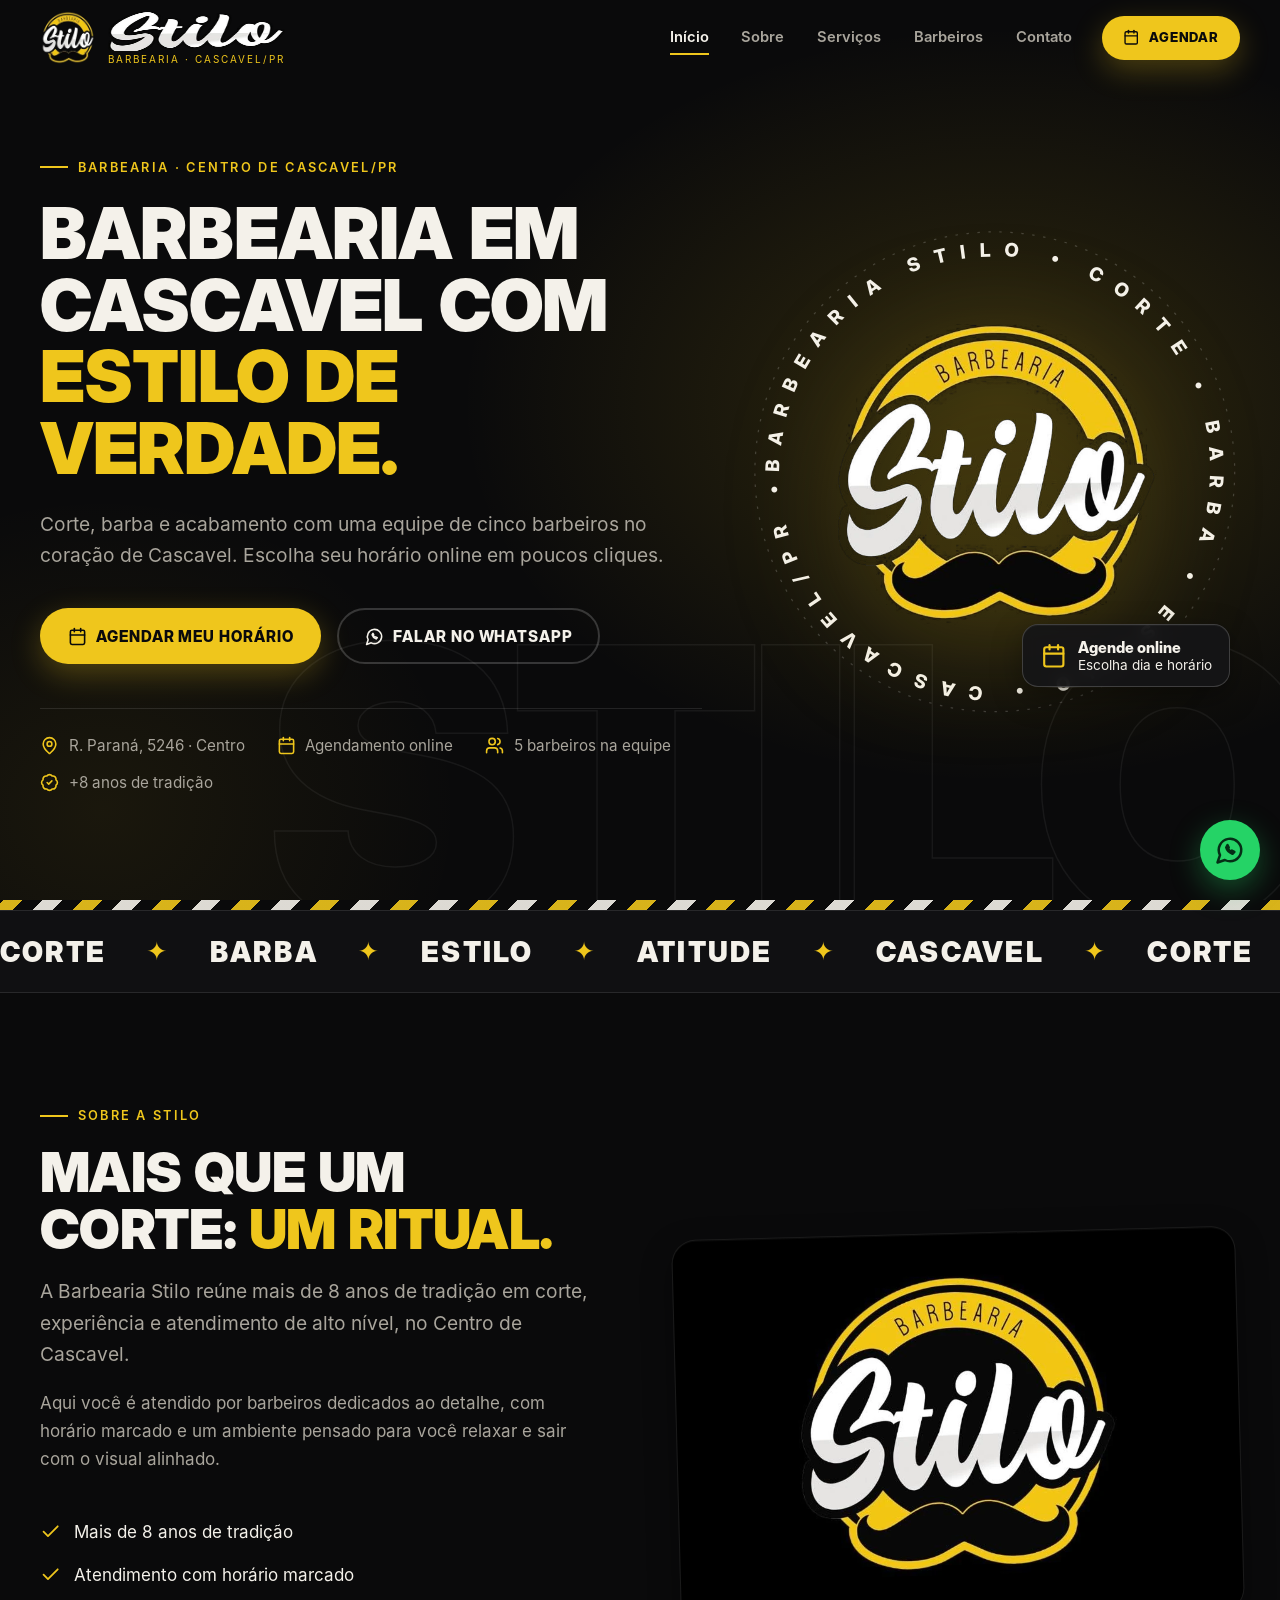
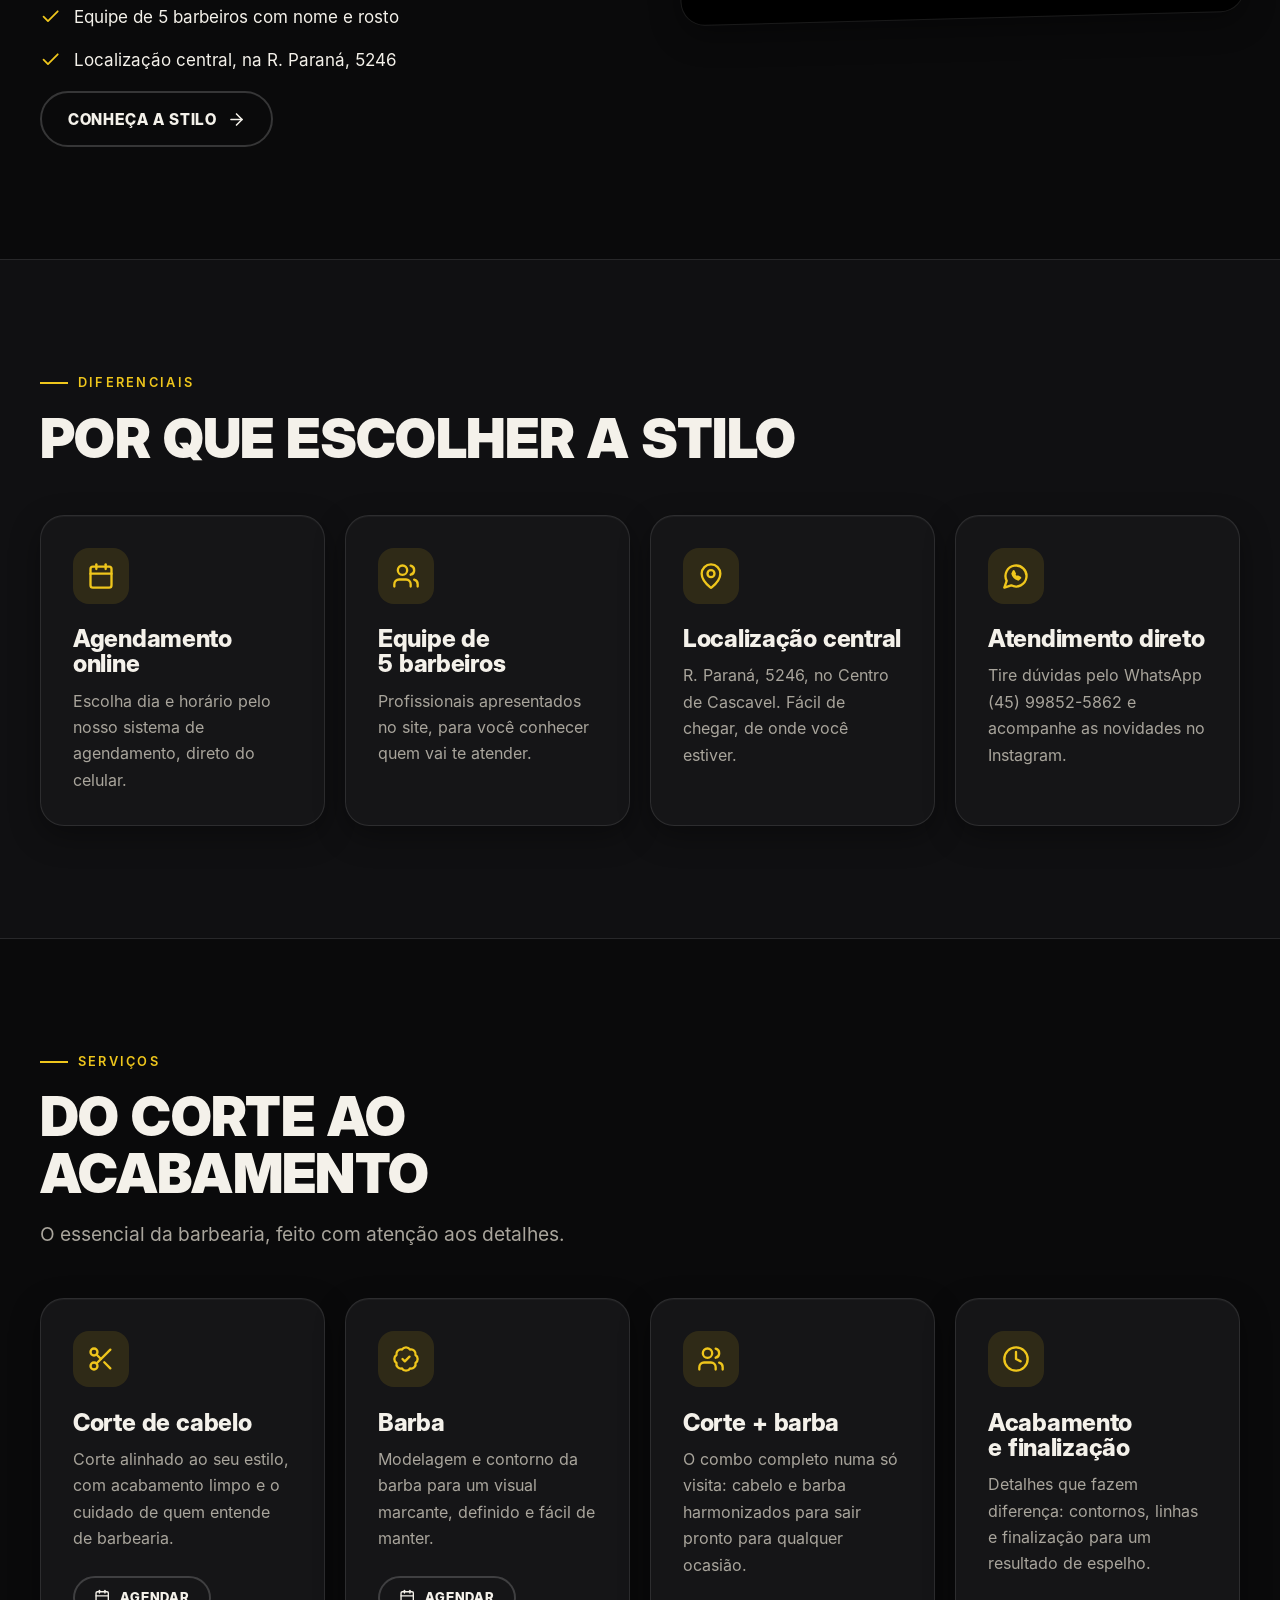
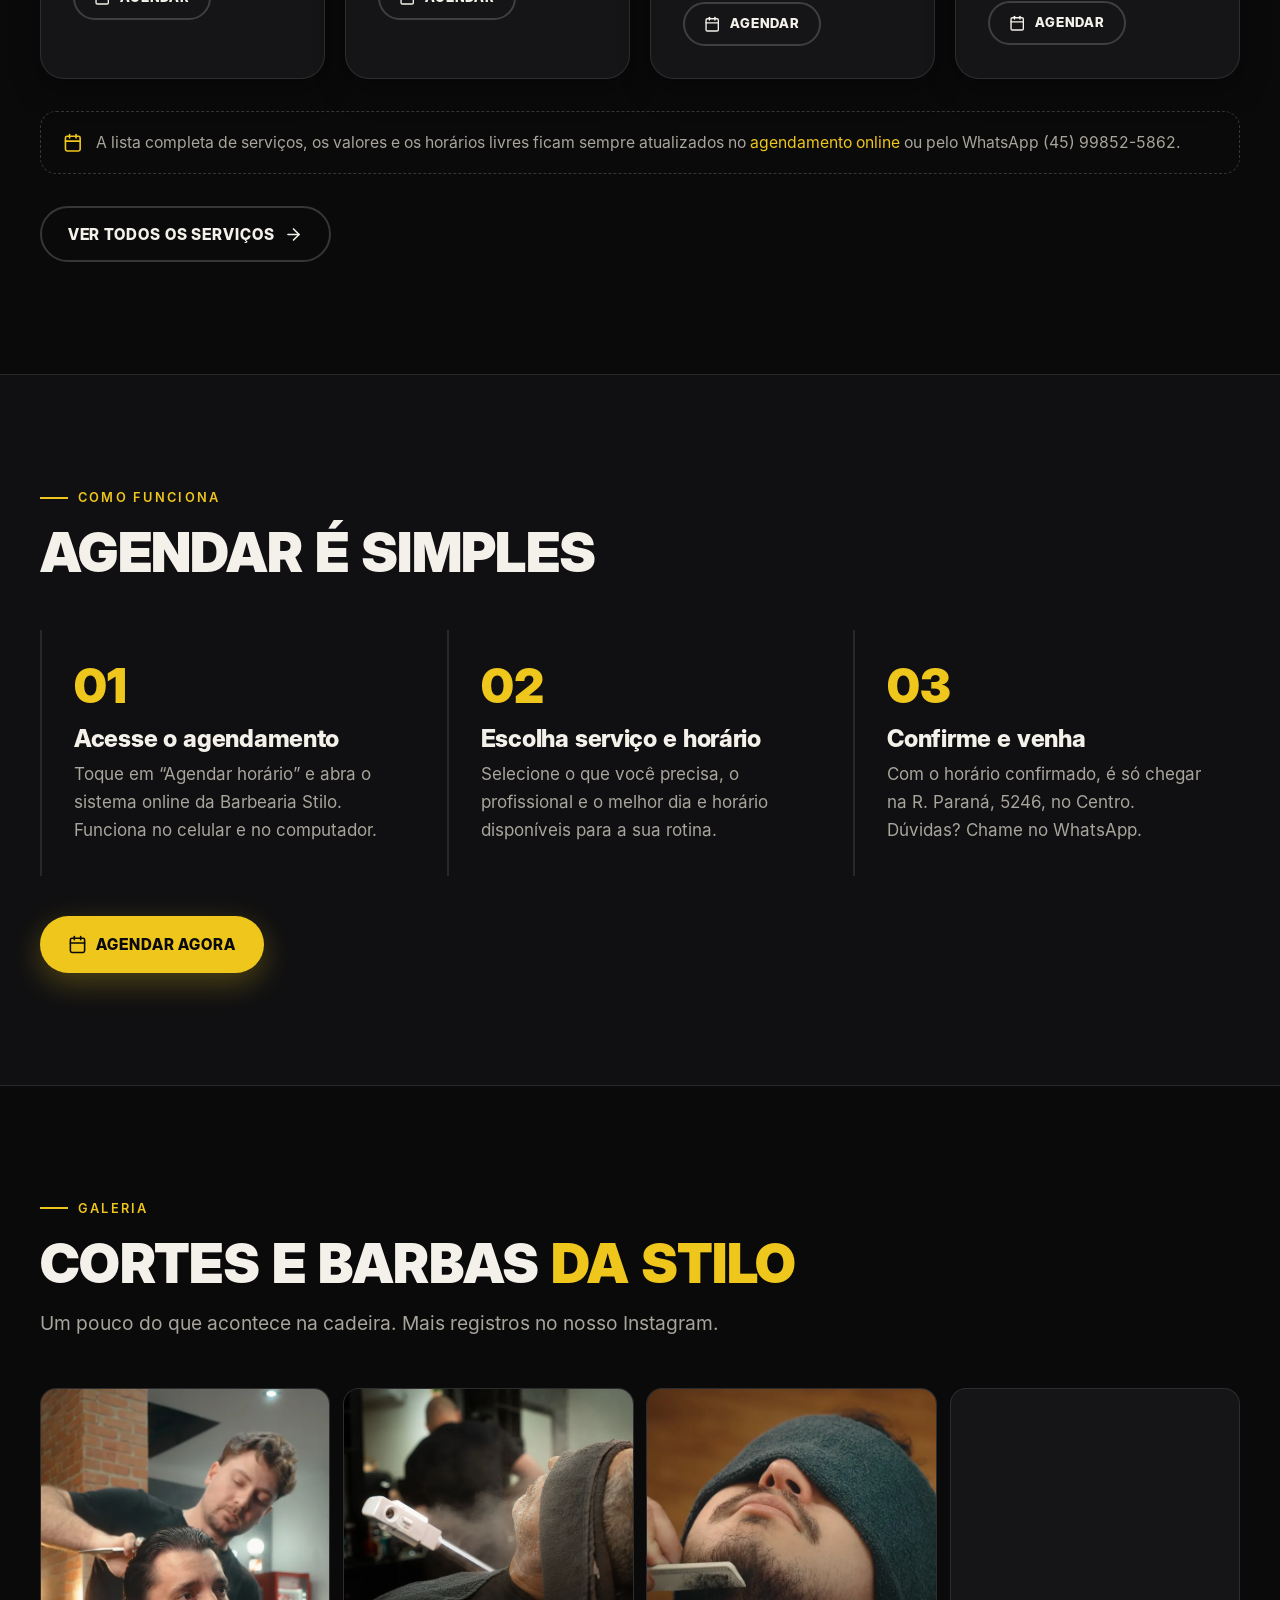
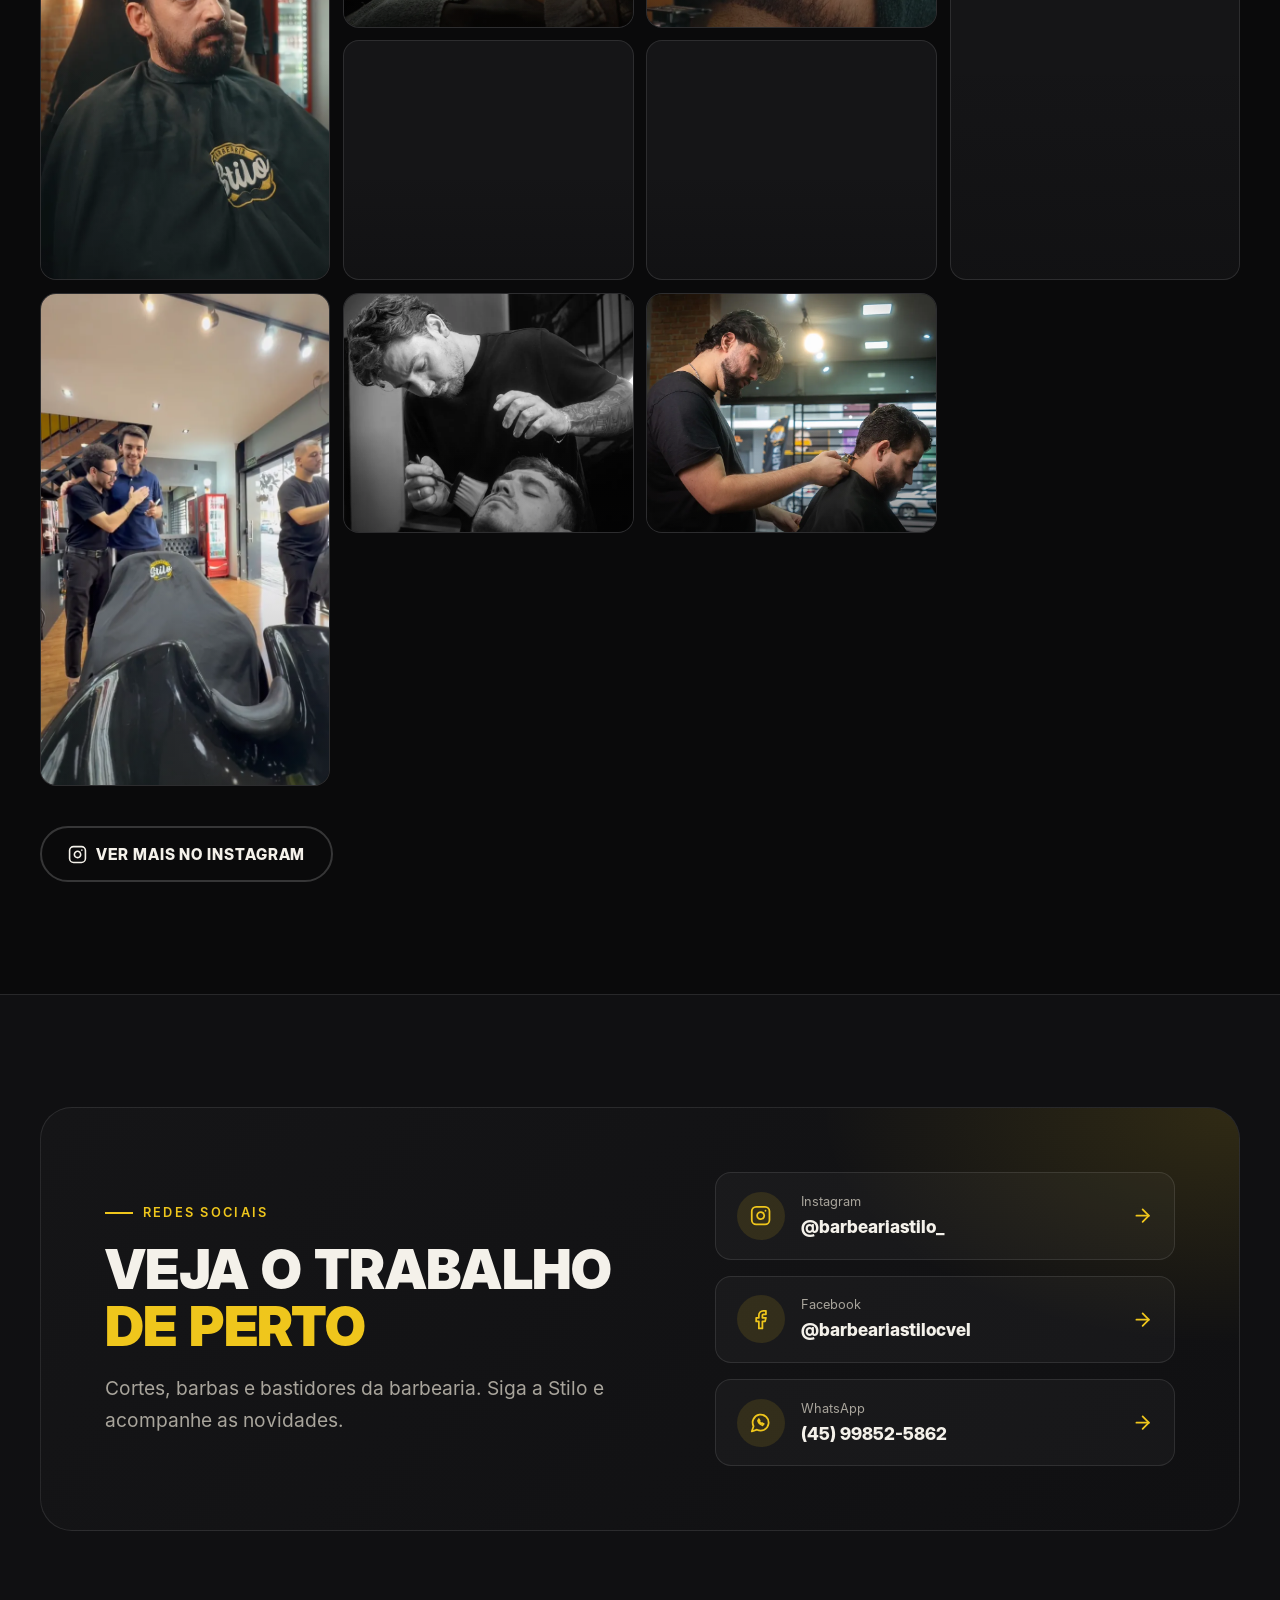
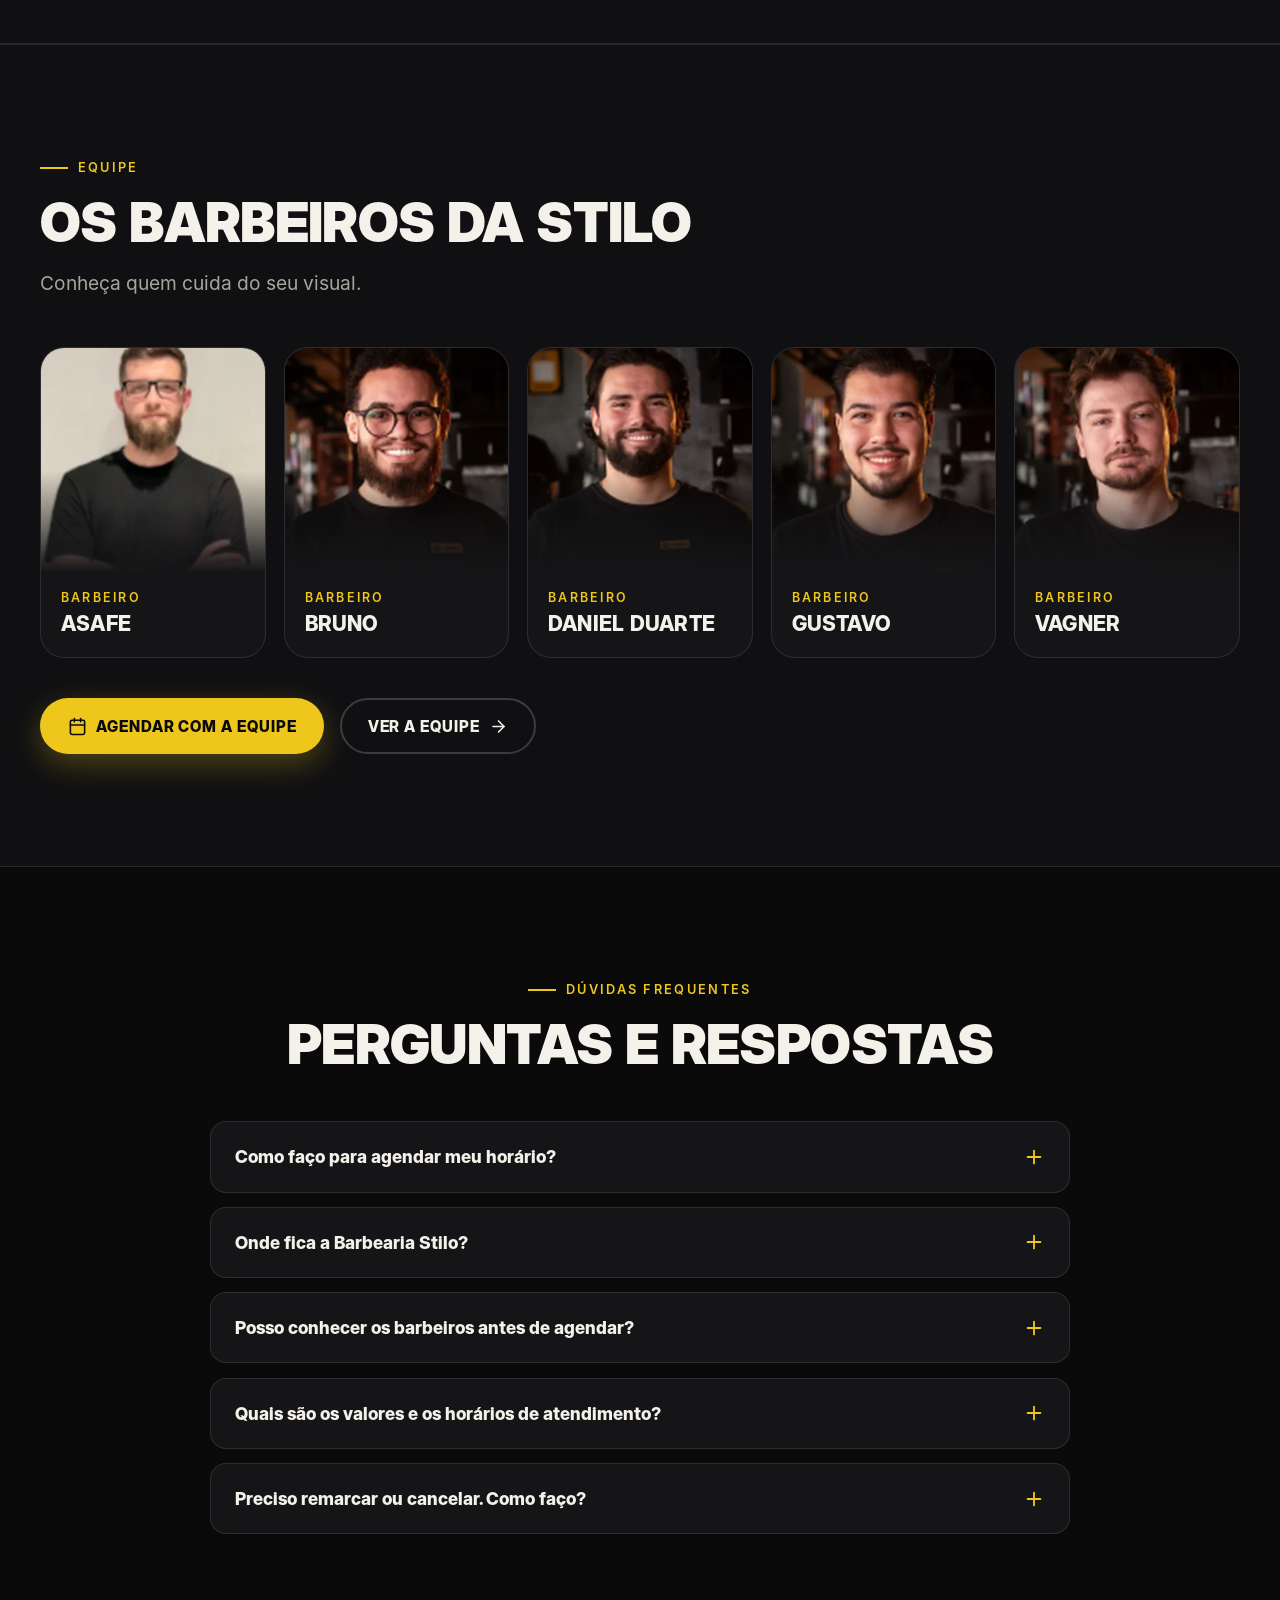
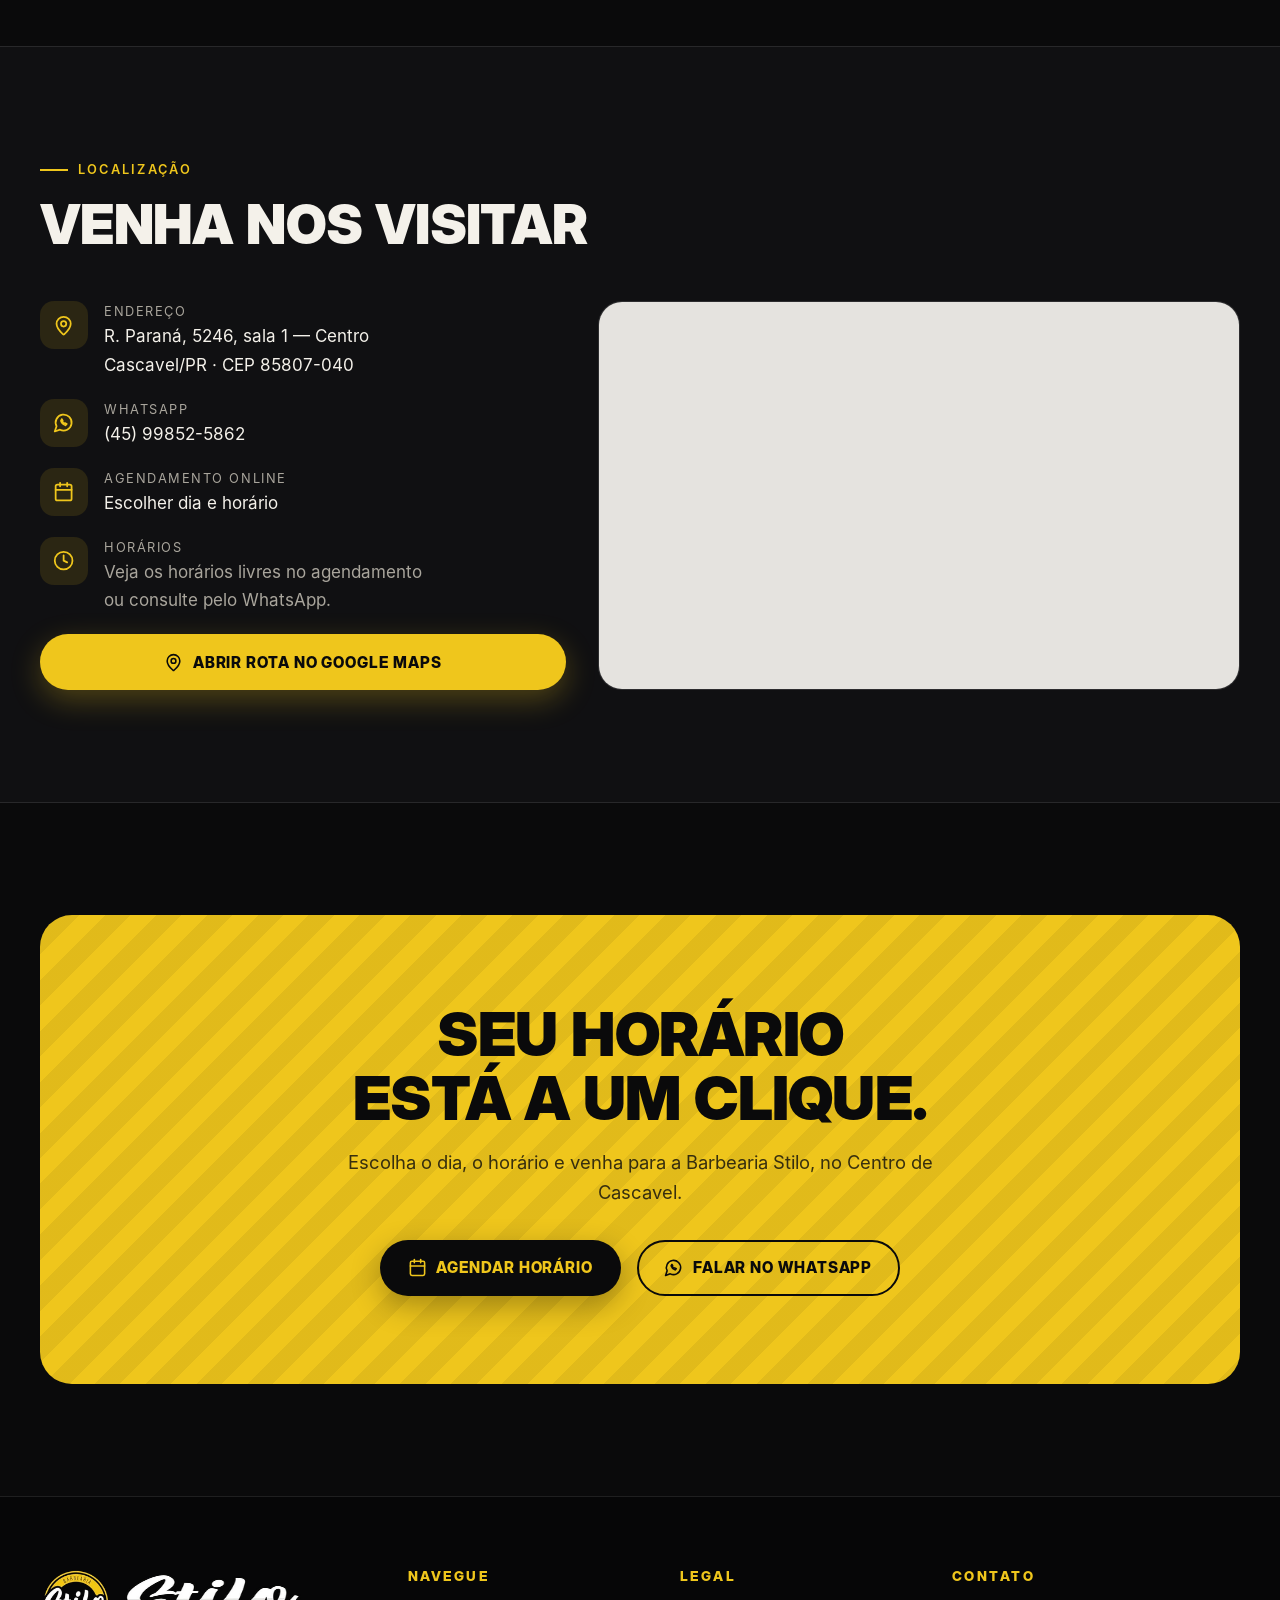
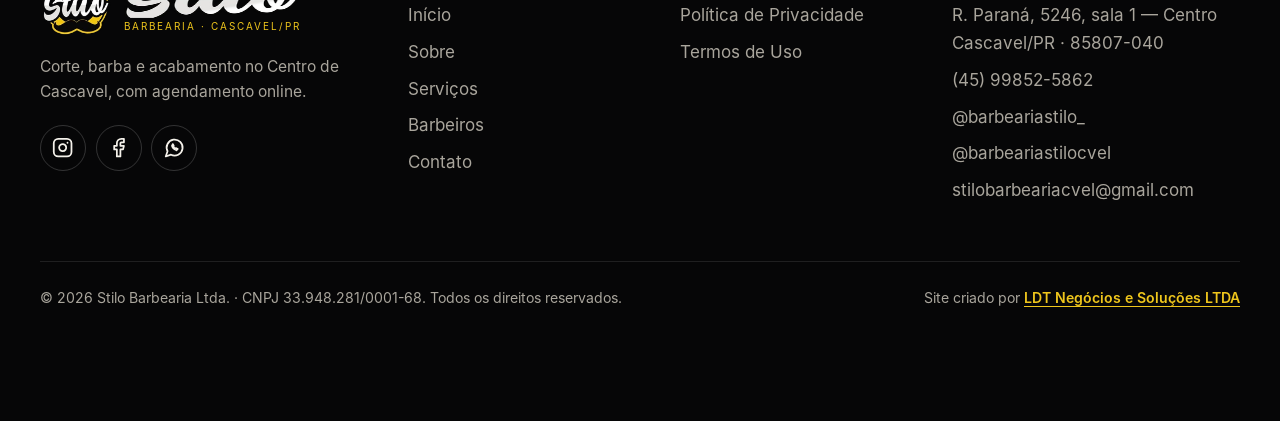
<file: index.html>
<!doctype html>
<html lang="pt-BR">
<head>
<meta charset="utf-8">
<meta name="viewport" content="width=device-width,initial-scale=1">
<title>Barbearia Stilo | Barbearia em Cascavel/PR — Corte e Barba</title>
<meta name="description" content="Barbearia Stilo no Centro de Cascavel/PR: corte, barba e acabamento com equipe de 5 barbeiros. Agende seu horário online ou pelo WhatsApp.">
<meta name="theme-color" content="#0a0a0b">
<meta name="robots" content="index,follow,max-image-preview:large">
<meta property="og:type" content="website">
<meta property="og:locale" content="pt_BR">
<meta property="og:site_name" content="Barbearia Stilo">
<meta property="og:title" content="Barbearia Stilo | Barbearia em Cascavel/PR — Corte e Barba">
<meta property="og:description" content="Barbearia Stilo no Centro de Cascavel/PR: corte, barba e acabamento com equipe de 5 barbeiros. Agende seu horário online ou pelo WhatsApp.">
<meta name="twitter:card" content="summary_large_image">
<meta name="twitter:title" content="Barbearia Stilo | Barbearia em Cascavel/PR — Corte e Barba">
<meta name="twitter:description" content="Barbearia Stilo no Centro de Cascavel/PR: corte, barba e acabamento com equipe de 5 barbeiros. Agende seu horário online ou pelo WhatsApp.">
<!--LDT:DOMAIN--><!--/LDT:DOMAIN-->
<link rel="icon" type="image/png" href="/assets/img/favicon.png">
<link rel="apple-touch-icon" href="/assets/img/apple-touch-icon.png">
<link rel="preload" href="/assets/fonts/inter-400.woff" as="font" type="font/woff" crossorigin>
<link rel="preload" href="/assets/fonts/display-900.woff" as="font" type="font/woff" crossorigin>
<link rel="stylesheet" href="/assets/css/styles.css">
<script>document.documentElement.classList.add("js")</script>
<script type="application/ld+json">{"@context":"https://schema.org","@type":"BarberShop","name":"Barbearia Stilo","legalName":"Stilo Barbearia Ltda","taxID":"33.948.281/0001-68","email":"stilobarbeariacvel@gmail.com","description":"Barbearia no Centro de Cascavel/PR: corte de cabelo, barba e acabamento com agendamento online.","telephone":"+5545998525862","address":{"@type":"PostalAddress","streetAddress":"R. Paraná, 5246, sala 1","addressLocality":"Cascavel","addressRegion":"PR","postalCode":"85807-040","addressCountry":"BR"},"geo":{"@type":"GeoCoordinates","latitude":-24.9530159,"longitude":-53.4817442},"hasMap":"https://www.google.com/maps/place/R.+Paran%C3%A1,+5246+-+Centro,+Cascavel+-+PR,+85807-040/@-24.9530159,-53.4843191,17z/data=!3m1!4b1!4m6!3m5!1s0x94f3d6ab9aa98d45:0x4797f9184e883544!8m2!3d-24.9530159!4d-53.4817442!16s%2Fg%2F11c4ys_f6f","areaServed":"Cascavel, PR","sameAs":["https://www.instagram.com/barbeariastilo_/","https://www.facebook.com/barbeariastilocvel"],"potentialAction":{"@type":"ReserveAction","target":"https://sites.appbarber.com.br/barbeariastilo-45gt","name":"Agendar horário"}}</script>
<script type="application/ld+json">{"@context":"https://schema.org","@type":"WebSite","name":"Barbearia Stilo","inLanguage":"pt-BR"}</script>
<script type="application/ld+json">{"@context":"https://schema.org","@type":"FAQPage","mainEntity":[{"@type":"Question","name":"Como faço para agendar meu horário?","acceptedAnswer":{"@type":"Answer","text":"Pelo nosso agendamento online, em poucos cliques, ou chamando a barbearia no WhatsApp (45) 99852-5862."}},{"@type":"Question","name":"Onde fica a Barbearia Stilo?","acceptedAnswer":{"@type":"Answer","text":"Na R. Paraná, 5246, sala 1, no Centro de Cascavel/PR (CEP 85807-040). Na página de contato você abre a rota direto no Google Maps."}},{"@type":"Question","name":"Posso conhecer os barbeiros antes de agendar?","acceptedAnswer":{"@type":"Answer","text":"Sim. Na página Barbeiros você vê o time completo: Asafe, Bruno, Daniel Duarte, Gustavo e Vagner."}},{"@type":"Question","name":"Quais são os valores e os horários de atendimento?","acceptedAnswer":{"@type":"Answer","text":"Os serviços, valores e horários disponíveis ficam sempre atualizados no agendamento online. Se preferir, é só perguntar pelo WhatsApp."}},{"@type":"Question","name":"Preciso remarcar ou cancelar. Como faço?","acceptedAnswer":{"@type":"Answer","text":"Fale com a barbearia pelo WhatsApp (45) 99852-5862 o quanto antes, para liberar o horário e combinar uma nova data."}}]}</script>
</head>
<body>
<a class="skip" href="#conteudo">Ir para o conteúdo</a>
<header class="header">
<div class="container">
<a class="brand" href="/" aria-label="Barbearia Stilo — página inicial">
<img src="/assets/img/logo-badge-sm.webp" width="128" height="119" alt="">
<span class="brand-text"><img class="wordmark" src="/assets/img/stilo-wordmark.webp" width="240" height="118" alt=""><small>Barbearia · Cascavel/PR</small></span>
</a>
<nav class="nav" id="nav" aria-label="Principal"><a href="/" aria-current="page">Início</a><a href="/sobre/">Sobre</a><a href="/servicos/">Serviços</a><a href="/barbeiros/">Barbeiros</a><a href="/contato/">Contato</a><a class="btn btn-primary btn-sm" href="https://sites.appbarber.com.br/barbeariastilo-45gt" target="_blank" rel="noopener noreferrer"><svg class="icon " aria-hidden="true" focusable="false"><use href="/assets/img/icons.svg#i-calendar"/></svg>Agendar<span class="sr-only"> (abre em nova aba)</span></a></nav>
<button class="menu-toggle" type="button" aria-expanded="false" aria-controls="nav" aria-label="Abrir menu">
<svg class="icon i-open" aria-hidden="true"><use href="/assets/img/icons.svg#i-menu"/></svg>
<svg class="icon i-close" aria-hidden="true"><use href="/assets/img/icons.svg#i-x"/></svg>
</button>
</div>
</header>
<noscript><style>@media(max-width:900px){.nav{transform:none!important;visibility:visible!important;position:static!important;flex-direction:row!important;flex-wrap:wrap;padding-top:calc(var(--header-h) + 1rem)}.menu-toggle{display:none!important}}</style></noscript>
<main id="conteudo">
<section class="hero" aria-labelledby="h1">
<div class="container hero-grid">
<div>
<span class="eyebrow">Barbearia · Centro de Cascavel/PR</span>
<h1 id="h1" class="h-xl">Barbearia em Cascavel com <span class="gold">estilo de verdade.</span></h1>
<p class="lead">Corte, barba e acabamento com uma equipe de cinco barbeiros no coração de Cascavel. Escolha seu horário online em poucos cliques.</p>
<div class="hero-actions"><a class="btn btn-primary" href="https://sites.appbarber.com.br/barbeariastilo-45gt" target="_blank" rel="noopener noreferrer"><svg class="icon " aria-hidden="true" focusable="false"><use href="/assets/img/icons.svg#i-calendar"/></svg>Agendar meu horário<span class="sr-only"> (abre em nova aba)</span></a><a class="btn btn-ghost" href="https://wa.me/5545998525862?text=Ol%C3%A1!%20Vim%20pelo%20site%20da%20Barbearia%20Stilo%20e%20gostaria%20de%20agendar%20um%20hor%C3%A1rio." target="_blank" rel="noopener noreferrer"><svg class="icon " aria-hidden="true" focusable="false"><use href="/assets/img/icons.svg#i-whatsapp"/></svg>Falar no WhatsApp<span class="sr-only"> (abre em nova aba)</span></a></div>
<ul class="hero-facts">
<li><svg class="icon " aria-hidden="true" focusable="false"><use href="/assets/img/icons.svg#i-pin"/></svg>R. Paraná, 5246 · Centro</li>
<li><svg class="icon " aria-hidden="true" focusable="false"><use href="/assets/img/icons.svg#i-calendar"/></svg>Agendamento online</li>
<li><svg class="icon " aria-hidden="true" focusable="false"><use href="/assets/img/icons.svg#i-users"/></svg>5 barbeiros na equipe</li>
<li><svg class="icon " aria-hidden="true" focusable="false"><use href="/assets/img/icons.svg#i-badge"/></svg>+8 anos de tradição</li>
</ul>
</div>
<div class="hero-visual">
<svg class="ring" viewBox="0 0 400 400" aria-hidden="true" focusable="false"><defs><path id="circ" d="M200,200 m-176,0 a176,176 0 1,1 352,0 a176,176 0 1,1 -352,0"/></defs><circle cx="200" cy="200" r="196"/><text><textPath href="#circ" textLength="1100" lengthAdjust="spacing">BARBEARIA STILO • CORTE • BARBA • ESTILO • CASCAVEL/PR • </textPath></text></svg>
<img src="/assets/img/logo-badge.webp" width="531" height="494" alt="Logo da Barbearia Stilo: selo amarelo com bigode e o nome Stilo em letras manuscritas" fetchpriority="high" decoding="async">
<div class="hero-badge"><svg class="icon " aria-hidden="true" focusable="false"><use href="/assets/img/icons.svg#i-calendar"/></svg><span><strong>Agende online</strong>Escolha dia e horário</span></div>
</div>
</div>
</section>
<div class="pole" aria-hidden="true"></div>
<div class="marquee" aria-hidden="true"><div class="marquee-track"><span>Corte</span><span>Barba</span><span>Estilo</span><span>Atitude</span><span>Cascavel</span><span>Corte</span><span>Barba</span><span>Estilo</span><span>Atitude</span><span>Cascavel</span><span>Corte</span><span>Barba</span><span>Estilo</span><span>Atitude</span><span>Cascavel</span><span>Corte</span><span>Barba</span><span>Estilo</span><span>Atitude</span><span>Cascavel</span></div></div>

<section class="section" id="sobre" aria-labelledby="sobre-t">
<div class="container split">
<div class="prose-stack reveal" style="--d:0ms">
<span class="eyebrow">Sobre a Stilo</span>
<h2 id="sobre-t" class="h-lg">Mais que um corte: <span class="gold">um ritual.</span></h2>
<p class="lead">A Barbearia Stilo reúne mais de 8 anos de tradição em corte, experiência e atendimento de alto nível, no Centro de Cascavel.</p>
<p class="muted">Aqui você é atendido por barbeiros dedicados ao detalhe, com horário marcado e um ambiente pensado para você relaxar e sair com o visual alinhado.</p>
<ul class="checks">
<li><svg class="icon " aria-hidden="true" focusable="false"><use href="/assets/img/icons.svg#i-check"/></svg>Mais de 8 anos de tradição</li>
<li><svg class="icon " aria-hidden="true" focusable="false"><use href="/assets/img/icons.svg#i-check"/></svg>Atendimento com horário marcado</li>
<li><svg class="icon " aria-hidden="true" focusable="false"><use href="/assets/img/icons.svg#i-check"/></svg>Equipe de 5 barbeiros com nome e rosto</li>
<li><svg class="icon " aria-hidden="true" focusable="false"><use href="/assets/img/icons.svg#i-check"/></svg>Localização central, na R. Paraná, 5246</li>
</ul>
<div><a class="btn btn-ghost" href="/sobre/">Conheça a Stilo<svg class="icon icon-arrow" aria-hidden="true" focusable="false"><use href="/assets/img/icons.svg#i-arrow"/></svg></a></div>
</div>
<div class="reveal" style="--d:90ms"><div class="card" style="padding:clamp(1rem,3vw,2rem);background:#000;transform:rotate(-1.5deg)"><img src="/assets/img/logo-full.webp" width="800" height="514" loading="lazy" decoding="async" alt="Logotipo da Barbearia Stilo"></div></div>
</div>
</section>

<section class="section section-alt" aria-labelledby="dif-t">
<div class="container">
<div class="section-head reveal" style="--d:0ms"><span class="eyebrow">Diferenciais</span><h2 id="dif-t" class="h-lg">Por que escolher a Stilo</h2></div>
<div class="grid grid-4">
<article class="card reveal" style="--d:0ms"><div class="ico"><svg class="icon " aria-hidden="true" focusable="false"><use href="/assets/img/icons.svg#i-calendar"/></svg></div><h3 class="h-md">Agendamento online</h3><p>Escolha dia e horário pelo nosso sistema de agendamento, direto do celular.</p></article>
<article class="card reveal" style="--d:90ms"><div class="ico"><svg class="icon " aria-hidden="true" focusable="false"><use href="/assets/img/icons.svg#i-users"/></svg></div><h3 class="h-md">Equipe de 5 barbeiros</h3><p>Profissionais apresentados no site, para você conhecer quem vai te atender.</p></article>
<article class="card reveal" style="--d:180ms"><div class="ico"><svg class="icon " aria-hidden="true" focusable="false"><use href="/assets/img/icons.svg#i-pin"/></svg></div><h3 class="h-md">Localização central</h3><p>R. Paraná, 5246, no Centro de Cascavel. Fácil de chegar, de onde você estiver.</p></article>
<article class="card reveal" style="--d:270ms"><div class="ico"><svg class="icon " aria-hidden="true" focusable="false"><use href="/assets/img/icons.svg#i-whatsapp"/></svg></div><h3 class="h-md">Atendimento direto</h3><p>Tire dúvidas pelo WhatsApp (45) 99852-5862 e acompanhe as novidades no Instagram.</p></article>
</div>
</div>
</section>

<section class="section" id="servicos" aria-labelledby="serv-t">
<div class="container">
<div class="section-head reveal" style="--d:0ms"><span class="eyebrow">Serviços</span><h2 id="serv-t" class="h-lg">Do corte ao acabamento</h2><p class="lead">O essencial da barbearia, feito com atenção aos detalhes.</p></div>
<div class="grid grid-4"><article class="card reveal" style="--d:0ms"><div class="ico"><svg class="icon " aria-hidden="true" focusable="false"><use href="/assets/img/icons.svg#i-scissors"/></svg></div><h3 class="h-md">Corte de cabelo</h3><p>Corte alinhado ao seu estilo, com acabamento limpo e o cuidado de quem entende de barbearia.</p><a class="btn btn-ghost btn-sm" href="https://sites.appbarber.com.br/barbeariastilo-45gt" target="_blank" rel="noopener noreferrer"><svg class="icon " aria-hidden="true" focusable="false"><use href="/assets/img/icons.svg#i-calendar"/></svg>Agendar<span class="sr-only"> (abre em nova aba)</span></a></article><article class="card reveal" style="--d:90ms"><div class="ico"><svg class="icon " aria-hidden="true" focusable="false"><use href="/assets/img/icons.svg#i-badge"/></svg></div><h3 class="h-md">Barba</h3><p>Modelagem e contorno da barba para um visual marcante, definido e fácil de manter.</p><a class="btn btn-ghost btn-sm" href="https://sites.appbarber.com.br/barbeariastilo-45gt" target="_blank" rel="noopener noreferrer"><svg class="icon " aria-hidden="true" focusable="false"><use href="/assets/img/icons.svg#i-calendar"/></svg>Agendar<span class="sr-only"> (abre em nova aba)</span></a></article><article class="card reveal" style="--d:180ms"><div class="ico"><svg class="icon " aria-hidden="true" focusable="false"><use href="/assets/img/icons.svg#i-users"/></svg></div><h3 class="h-md">Corte + barba</h3><p>O combo completo numa só visita: cabelo e barba harmonizados para sair pronto para qualquer ocasião.</p><a class="btn btn-ghost btn-sm" href="https://sites.appbarber.com.br/barbeariastilo-45gt" target="_blank" rel="noopener noreferrer"><svg class="icon " aria-hidden="true" focusable="false"><use href="/assets/img/icons.svg#i-calendar"/></svg>Agendar<span class="sr-only"> (abre em nova aba)</span></a></article><article class="card reveal" style="--d:270ms"><div class="ico"><svg class="icon " aria-hidden="true" focusable="false"><use href="/assets/img/icons.svg#i-clock"/></svg></div><h3 class="h-md">Acabamento e finalização</h3><p>Detalhes que fazem diferença: contornos, linhas e finalização para um resultado de espelho.</p><a class="btn btn-ghost btn-sm" href="https://sites.appbarber.com.br/barbeariastilo-45gt" target="_blank" rel="noopener noreferrer"><svg class="icon " aria-hidden="true" focusable="false"><use href="/assets/img/icons.svg#i-calendar"/></svg>Agendar<span class="sr-only"> (abre em nova aba)</span></a></article></div>
<p class="note"><svg class="icon " aria-hidden="true" focusable="false"><use href="/assets/img/icons.svg#i-calendar"/></svg><span>A lista completa de serviços, os valores e os horários livres ficam sempre atualizados no <a class="gold" href="https://sites.appbarber.com.br/barbeariastilo-45gt" target="_blank" rel="noopener noreferrer">agendamento online</a> ou pelo WhatsApp (45) 99852-5862.</span></p>
<div style="margin-top:2rem"><a class="btn btn-ghost" href="/servicos/">Ver todos os serviços<svg class="icon icon-arrow" aria-hidden="true" focusable="false"><use href="/assets/img/icons.svg#i-arrow"/></svg></a></div>
</div>
</section>

<section class="section section-alt" aria-labelledby="proc-t">
<div class="container">
<div class="section-head reveal" style="--d:0ms"><span class="eyebrow">Como funciona</span><h2 id="proc-t" class="h-lg">Agendar é simples</h2></div>
<div class="grid grid-3 steps">
<div class="step reveal" style="--d:0ms"><h3 class="h-md">Acesse o agendamento</h3><p>Toque em “Agendar horário” e abra o sistema online da Barbearia Stilo. Funciona no celular e no computador.</p></div>
<div class="step reveal" style="--d:90ms"><h3 class="h-md">Escolha serviço e horário</h3><p>Selecione o que você precisa, o profissional e o melhor dia e horário disponíveis para a sua rotina.</p></div>
<div class="step reveal" style="--d:180ms"><h3 class="h-md">Confirme e venha</h3><p>Com o horário confirmado, é só chegar na R. Paraná, 5246, no Centro. Dúvidas? Chame no WhatsApp.</p></div>
</div>
<div style="margin-top:2.5rem"><a class="btn btn-primary" href="https://sites.appbarber.com.br/barbeariastilo-45gt" target="_blank" rel="noopener noreferrer"><svg class="icon " aria-hidden="true" focusable="false"><use href="/assets/img/icons.svg#i-calendar"/></svg>Agendar agora<span class="sr-only"> (abre em nova aba)</span></a></div>
</div>
</section>

<section class="section" id="galeria" aria-labelledby="gal-t">
<div class="container">
<div class="section-head reveal" style="--d:0ms"><span class="eyebrow">Galeria</span><h2 id="gal-t" class="h-lg">Cortes e barbas <span class="gold">da Stilo</span></h2><p class="lead">Um pouco do que acontece na cadeira. Mais registros no nosso Instagram.</p></div>
<div class="gallery" role="list"><button class="tile tall reveal" style="--d:0ms" type="button" role="listitem" data-full="/assets/img/galeria/01.webp" data-w="619" data-h="1100" aria-label="Ampliar foto: Barbeiro finalizando o corte de um cliente na Barbearia Stilo"><img src="/assets/img/galeria/01.webp" width="619" height="1100" loading="lazy" decoding="async" alt="Barbeiro finalizando o corte de um cliente na Barbearia Stilo"></button><button class="tile  reveal" style="--d:90ms" type="button" role="listitem" data-full="/assets/img/galeria/02.webp" data-w="1100" data-h="843" aria-label="Ampliar foto: Toalha quente e vapor durante o cuidado com a barba"><img src="/assets/img/galeria/02.webp" width="1100" height="843" loading="lazy" decoding="async" alt="Toalha quente e vapor durante o cuidado com a barba"></button><button class="tile  reveal" style="--d:180ms" type="button" role="listitem" data-full="/assets/img/galeria/03.webp" data-w="619" data-h="1100" aria-label="Ampliar foto: Barba sendo aparada com a toalha quente sobre o rosto"><img src="/assets/img/galeria/03.webp" width="619" height="1100" loading="lazy" decoding="async" alt="Barba sendo aparada com a toalha quente sobre o rosto"></button><button class="tile tall reveal" style="--d:270ms" type="button" role="listitem" data-full="/assets/img/galeria/07.webp" data-w="880" data-h="1100" aria-label="Ampliar foto: Corte com topete alinhado e barba desenhada"><img src="/assets/img/galeria/07.webp" width="880" height="1100" loading="lazy" decoding="async" alt="Corte com topete alinhado e barba desenhada"></button><button class="tile  reveal" style="--d:0ms" type="button" role="listitem" data-full="/assets/img/galeria/04.webp" data-w="1100" data-h="777" aria-label="Ampliar foto: Degradê bem acabado feito com máquina"><img src="/assets/img/galeria/04.webp" width="1100" height="777" loading="lazy" decoding="async" alt="Degradê bem acabado feito com máquina"></button><button class="tile  reveal" style="--d:90ms" type="button" role="listitem" data-full="/assets/img/galeria/08.webp" data-w="879" data-h="1100" aria-label="Ampliar foto: Cliente sorrindo durante o corte"><img src="/assets/img/galeria/08.webp" width="879" height="1100" loading="lazy" decoding="async" alt="Cliente sorrindo durante o corte"></button><button class="tile tall reveal" style="--d:180ms" type="button" role="listitem" data-full="/assets/img/galeria/12.webp" data-w="619" data-h="1100" aria-label="Ampliar foto: Ambiente da Barbearia Stilo com a cadeira e a equipe"><img src="/assets/img/galeria/12.webp" width="619" height="1100" loading="lazy" decoding="async" alt="Ambiente da Barbearia Stilo com a cadeira e a equipe"></button><button class="tile  reveal" style="--d:270ms" type="button" role="listitem" data-full="/assets/img/galeria/10.webp" data-w="880" data-h="1100" aria-label="Ampliar foto: Barbeiro finalizando a barba de um cliente"><img src="/assets/img/galeria/10.webp" width="880" height="1100" loading="lazy" decoding="async" alt="Barbeiro finalizando a barba de um cliente"></button><button class="tile  reveal" style="--d:0ms" type="button" role="listitem" data-full="/assets/img/galeria/11.webp" data-w="1100" data-h="733" aria-label="Ampliar foto: Barbeiro fazendo o acabamento do corte"><img src="/assets/img/galeria/11.webp" width="1100" height="733" loading="lazy" decoding="async" alt="Barbeiro fazendo o acabamento do corte"></button></div>
<dialog class="lightbox" id="lightbox" aria-label="Foto ampliada"><button class="lb-close" type="button" aria-label="Fechar"><svg class="icon " aria-hidden="true" focusable="false"><use href="/assets/img/icons.svg#i-x"/></svg></button><button class="lb-nav lb-prev" type="button" aria-label="Foto anterior"><svg class="icon " aria-hidden="true" focusable="false"><use href="/assets/img/icons.svg#i-arrow"/></svg></button><img alt=""><button class="lb-nav lb-next" type="button" aria-label="Próxima foto"><svg class="icon " aria-hidden="true" focusable="false"><use href="/assets/img/icons.svg#i-arrow"/></svg></button></dialog>
<div style="margin-top:2.5rem"><a class="btn btn-ghost" href="https://www.instagram.com/barbeariastilo_/" target="_blank" rel="noopener noreferrer"><svg class="icon " aria-hidden="true" focusable="false"><use href="/assets/img/icons.svg#i-instagram"/></svg>Ver mais no Instagram<span class="sr-only"> (abre em nova aba)</span></a></div>
</div>
</section>

<section class="section section-alt" aria-labelledby="ig-t">
<div class="container">
<div class="insta reveal" style="--d:0ms">
<div class="prose-stack">
<span class="eyebrow">Redes sociais</span>
<h2 id="ig-t" class="h-lg">Veja o trabalho <span class="gold">de perto</span></h2>
<p class="lead">Cortes, barbas e bastidores da barbearia. Siga a Stilo e acompanhe as novidades.</p>
</div>
<div class="handles">
<a class="handle" href="https://www.instagram.com/barbeariastilo_/" target="_blank" rel="noopener noreferrer"><span class="ico"><svg class="icon " aria-hidden="true" focusable="false"><use href="/assets/img/icons.svg#i-instagram"/></svg></span><span><small>Instagram</small><strong>@barbeariastilo_</strong></span><svg class="icon icon-arrow" aria-hidden="true" focusable="false"><use href="/assets/img/icons.svg#i-arrow"/></svg></a>
<a class="handle" href="https://www.facebook.com/barbeariastilocvel" target="_blank" rel="noopener noreferrer"><span class="ico"><svg class="icon " aria-hidden="true" focusable="false"><use href="/assets/img/icons.svg#i-facebook"/></svg></span><span><small>Facebook</small><strong>@barbeariastilocvel</strong></span><svg class="icon icon-arrow" aria-hidden="true" focusable="false"><use href="/assets/img/icons.svg#i-arrow"/></svg></a>
<a class="handle" href="https://wa.me/5545998525862?text=Ol%C3%A1!%20Vim%20pelo%20site%20da%20Barbearia%20Stilo%20e%20gostaria%20de%20agendar%20um%20hor%C3%A1rio." target="_blank" rel="noopener noreferrer"><span class="ico"><svg class="icon " aria-hidden="true" focusable="false"><use href="/assets/img/icons.svg#i-whatsapp"/></svg></span><span><small>WhatsApp</small><strong>(45) 99852-5862</strong></span><svg class="icon icon-arrow" aria-hidden="true" focusable="false"><use href="/assets/img/icons.svg#i-arrow"/></svg></a>
</div>
</div>
</div>
</section>

<section class="section section-alt" aria-labelledby="eq-t">
<div class="container">
<div class="section-head reveal" style="--d:0ms"><span class="eyebrow">Equipe</span><h2 id="eq-t" class="h-lg">Os barbeiros da Stilo</h2><p class="lead">Conheça quem cuida do seu visual.</p></div>
<div class="team"><article class="barber reveal" style="--d:0ms">
<figure><img src="/assets/img/equipe/asafe.webp" width="360" height="360" loading="lazy" decoding="async" alt="Retrato de Asafe, barbeiro da Barbearia Stilo"></figure>
<div class="barber-body">
<span class="role">Barbeiro</span>
<h3>Asafe</h3>

</div>
</article><article class="barber reveal" style="--d:90ms">
<figure><img src="/assets/img/equipe/bruno.webp" width="360" height="360" loading="lazy" decoding="async" alt="Retrato de Bruno, barbeiro da Barbearia Stilo"></figure>
<div class="barber-body">
<span class="role">Barbeiro</span>
<h3>Bruno</h3>

</div>
</article><article class="barber reveal" style="--d:180ms">
<figure><img src="/assets/img/equipe/daniel.webp" width="360" height="360" loading="lazy" decoding="async" alt="Retrato de Daniel Duarte, barbeiro da Barbearia Stilo"></figure>
<div class="barber-body">
<span class="role">Barbeiro</span>
<h3>Daniel Duarte</h3>

</div>
</article><article class="barber reveal" style="--d:270ms">
<figure><img src="/assets/img/equipe/gustavo.webp" width="360" height="360" loading="lazy" decoding="async" alt="Retrato de Gustavo, barbeiro da Barbearia Stilo"></figure>
<div class="barber-body">
<span class="role">Barbeiro</span>
<h3>Gustavo</h3>

</div>
</article><article class="barber reveal" style="--d:360ms">
<figure><img src="/assets/img/equipe/vagner.webp" width="360" height="360" loading="lazy" decoding="async" alt="Retrato de Vagner, barbeiro da Barbearia Stilo"></figure>
<div class="barber-body">
<span class="role">Barbeiro</span>
<h3>Vagner</h3>

</div>
</article></div>
<div style="margin-top:2.5rem;display:flex;gap:1rem;flex-wrap:wrap"><a class="btn btn-primary" href="https://sites.appbarber.com.br/barbeariastilo-45gt" target="_blank" rel="noopener noreferrer"><svg class="icon " aria-hidden="true" focusable="false"><use href="/assets/img/icons.svg#i-calendar"/></svg>Agendar com a equipe<span class="sr-only"> (abre em nova aba)</span></a><a class="btn btn-ghost" href="/barbeiros/">Ver a equipe<svg class="icon icon-arrow" aria-hidden="true" focusable="false"><use href="/assets/img/icons.svg#i-arrow"/></svg></a></div>
</div>
</section>

<section class="section" id="faq" aria-labelledby="faq-t">
<div class="container">
<div class="section-head center reveal" style="--d:0ms"><span class="eyebrow">Dúvidas frequentes</span><h2 id="faq-t" class="h-lg">Perguntas e respostas</h2></div>
<div class="faq"><details class="reveal" style="--d:0ms"><summary>Como faço para agendar meu horário?<svg class="icon " aria-hidden="true" focusable="false"><use href="/assets/img/icons.svg#i-plus"/></svg></summary><div class="answer"><p>Pelo nosso <a href="https://sites.appbarber.com.br/barbeariastilo-45gt" target="_blank" rel="noopener noreferrer">agendamento online</a>, em poucos cliques, ou chamando a barbearia no WhatsApp (45) 99852-5862.</p></div></details><details class="reveal" style="--d:90ms"><summary>Onde fica a Barbearia Stilo?<svg class="icon " aria-hidden="true" focusable="false"><use href="/assets/img/icons.svg#i-plus"/></svg></summary><div class="answer"><p>Na R. Paraná, 5246, sala 1, no Centro de Cascavel/PR (CEP 85807-040). Na página de contato você abre a rota direto no Google Maps.</p></div></details><details class="reveal" style="--d:180ms"><summary>Posso conhecer os barbeiros antes de agendar?<svg class="icon " aria-hidden="true" focusable="false"><use href="/assets/img/icons.svg#i-plus"/></svg></summary><div class="answer"><p>Sim. Na página <a href="/barbeiros/">Barbeiros</a> você vê o time completo: Asafe, Bruno, Daniel Duarte, Gustavo e Vagner.</p></div></details><details class="reveal" style="--d:270ms"><summary>Quais são os valores e os horários de atendimento?<svg class="icon " aria-hidden="true" focusable="false"><use href="/assets/img/icons.svg#i-plus"/></svg></summary><div class="answer"><p>Os serviços, valores e horários disponíveis ficam sempre atualizados no agendamento online. Se preferir, é só perguntar pelo WhatsApp.</p></div></details><details class="reveal" style="--d:360ms"><summary>Preciso remarcar ou cancelar. Como faço?<svg class="icon " aria-hidden="true" focusable="false"><use href="/assets/img/icons.svg#i-plus"/></svg></summary><div class="answer"><p>Fale com a barbearia pelo WhatsApp (45) 99852-5862 o quanto antes, para liberar o horário e combinar uma nova data.</p></div></details></div>
</div>
</section>

<section class="section section-alt" id="localizacao" aria-labelledby="loc-t">
<div class="container">
<div class="section-head reveal" style="--d:0ms"><span class="eyebrow">Localização</span><h2 id="loc-t" class="h-lg">Venha nos visitar</h2></div>
<div class="loc">
<div class="loc-info">
<div class="info-row"><div class="ico"><svg class="icon " aria-hidden="true" focusable="false"><use href="/assets/img/icons.svg#i-pin"/></svg></div><div><small>Endereço</small><a class="" href="https://www.google.com/maps/place/R.+Paran%C3%A1,+5246+-+Centro,+Cascavel+-+PR,+85807-040/@-24.9530159,-53.4843191,17z/data=!3m1!4b1!4m6!3m5!1s0x94f3d6ab9aa98d45:0x4797f9184e883544!8m2!3d-24.9530159!4d-53.4817442!16s%2Fg%2F11c4ys_f6f" target="_blank" rel="noopener noreferrer">R. Paraná, 5246, sala 1 — Centro<br>Cascavel/PR · CEP 85807-040</a></div></div>
<div class="info-row"><div class="ico"><svg class="icon " aria-hidden="true" focusable="false"><use href="/assets/img/icons.svg#i-whatsapp"/></svg></div><div><small>WhatsApp</small><a class="" href="https://wa.me/5545998525862?text=Ol%C3%A1!%20Vim%20pelo%20site%20da%20Barbearia%20Stilo%20e%20gostaria%20de%20agendar%20um%20hor%C3%A1rio." target="_blank" rel="noopener noreferrer">(45) 99852-5862</a></div></div>
<div class="info-row"><div class="ico"><svg class="icon " aria-hidden="true" focusable="false"><use href="/assets/img/icons.svg#i-calendar"/></svg></div><div><small>Agendamento online</small><a class="" href="https://sites.appbarber.com.br/barbeariastilo-45gt" target="_blank" rel="noopener noreferrer">Escolher dia e horário</a></div></div>
<div class="info-row"><div class="ico"><svg class="icon " aria-hidden="true" focusable="false"><use href="/assets/img/icons.svg#i-clock"/></svg></div><div><small>Horários</small><span class="muted">Veja os horários livres no agendamento<br>ou consulte pelo WhatsApp.</span></div></div>
<a class="btn btn-primary" href="https://www.google.com/maps/place/R.+Paran%C3%A1,+5246+-+Centro,+Cascavel+-+PR,+85807-040/@-24.9530159,-53.4843191,17z/data=!3m1!4b1!4m6!3m5!1s0x94f3d6ab9aa98d45:0x4797f9184e883544!8m2!3d-24.9530159!4d-53.4817442!16s%2Fg%2F11c4ys_f6f" target="_blank" rel="noopener noreferrer"><svg class="icon " aria-hidden="true" focusable="false"><use href="/assets/img/icons.svg#i-pin"/></svg>Abrir rota no Google Maps<span class="sr-only"> (abre em nova aba)</span></a>
</div>
<div class="map"><iframe title="Mapa com a localização da Barbearia Stilo, R. Paraná, 5246, Centro, Cascavel/PR" src="https://www.google.com/maps?q=R.+Paran%C3%A1,+5246+-+Centro,+Cascavel+-+PR,+85807-040&output=embed" loading="lazy" referrerpolicy="no-referrer-when-downgrade" allowfullscreen></iframe></div>
</div>
</div>
</section>

<section class="section" aria-labelledby="cta-t">
<div class="container">
<div class="cta reveal" style="--d:0ms">
<h2 id="cta-t">Seu horário está a um clique.</h2>
<p>Escolha o dia, o horário e venha para a Barbearia Stilo, no Centro de Cascavel.</p>
<div class="cta-actions"><a class="btn btn-dark" href="https://sites.appbarber.com.br/barbeariastilo-45gt" target="_blank" rel="noopener noreferrer"><svg class="icon " aria-hidden="true" focusable="false"><use href="/assets/img/icons.svg#i-calendar"/></svg>Agendar horário<span class="sr-only"> (abre em nova aba)</span></a><a class="btn btn-outline-dark" href="https://wa.me/5545998525862?text=Ol%C3%A1!%20Vim%20pelo%20site%20da%20Barbearia%20Stilo%20e%20gostaria%20de%20agendar%20um%20hor%C3%A1rio." target="_blank" rel="noopener noreferrer"><svg class="icon " aria-hidden="true" focusable="false"><use href="/assets/img/icons.svg#i-whatsapp"/></svg>Falar no WhatsApp<span class="sr-only"> (abre em nova aba)</span></a></div>
</div>
</div>
</section>
</main>
<footer class="footer">
<div class="container">
<div class="footer-grid">
<div>
<a class="brand" href="/" aria-label="Barbearia Stilo — início"><img src="/assets/img/logo-badge-sm.webp" width="128" height="119" alt=""><span class="brand-text"><img class="wordmark" src="/assets/img/stilo-wordmark.webp" width="240" height="118" alt=""><small>Barbearia · Cascavel/PR</small></span></a>
<p class="footer-about">Corte, barba e acabamento no Centro de Cascavel, com agendamento online.</p>
<div class="socials">
<a class="" href="https://www.instagram.com/barbeariastilo_/" target="_blank" rel="noopener noreferrer" aria-label="Instagram da Barbearia Stilo"><svg class="icon " aria-hidden="true" focusable="false"><use href="/assets/img/icons.svg#i-instagram"/></svg></a>
<a class="" href="https://www.facebook.com/barbeariastilocvel" target="_blank" rel="noopener noreferrer" aria-label="Facebook da Barbearia Stilo"><svg class="icon " aria-hidden="true" focusable="false"><use href="/assets/img/icons.svg#i-facebook"/></svg></a>
<a class="" href="https://wa.me/5545998525862?text=Ol%C3%A1!%20Vim%20pelo%20site%20da%20Barbearia%20Stilo%20e%20gostaria%20de%20agendar%20um%20hor%C3%A1rio." target="_blank" rel="noopener noreferrer" aria-label="WhatsApp da Barbearia Stilo"><svg class="icon " aria-hidden="true" focusable="false"><use href="/assets/img/icons.svg#i-whatsapp"/></svg></a>
</div>
</div>
<div>
<h4>Navegue</h4>
<ul><li><a href="/">Início</a></li><li><a href="/sobre/">Sobre</a></li><li><a href="/servicos/">Serviços</a></li><li><a href="/barbeiros/">Barbeiros</a></li><li><a href="/contato/">Contato</a></li></ul>
</div>
<div>
<h4>Legal</h4>
<ul>
<li><a href="/politica-de-privacidade/">Política de Privacidade</a></li>
<li><a href="/termos-de-uso/">Termos de Uso</a></li>
</ul>
</div>
<div>
<h4>Contato</h4>
<ul>
<li><a class="" href="https://www.google.com/maps/place/R.+Paran%C3%A1,+5246+-+Centro,+Cascavel+-+PR,+85807-040/@-24.9530159,-53.4843191,17z/data=!3m1!4b1!4m6!3m5!1s0x94f3d6ab9aa98d45:0x4797f9184e883544!8m2!3d-24.9530159!4d-53.4817442!16s%2Fg%2F11c4ys_f6f" target="_blank" rel="noopener noreferrer">R. Paraná, 5246, sala 1 — Centro<br>Cascavel/PR · 85807-040</a></li>
<li><a class="" href="https://wa.me/5545998525862?text=Ol%C3%A1!%20Vim%20pelo%20site%20da%20Barbearia%20Stilo%20e%20gostaria%20de%20agendar%20um%20hor%C3%A1rio." target="_blank" rel="noopener noreferrer">(45) 99852-5862</a></li>
<li><a class="" href="https://www.instagram.com/barbeariastilo_/" target="_blank" rel="noopener noreferrer">@barbeariastilo_</a></li>
<li><a class="" href="https://www.facebook.com/barbeariastilocvel" target="_blank" rel="noopener noreferrer">@barbeariastilocvel</a></li>
<li><a href="mailto:stilobarbeariacvel@gmail.com">stilobarbeariacvel@gmail.com</a></li>
</ul>
</div>
</div>
<div class="footer-bottom">
<span>© <span data-year>2026</span> Stilo Barbearia Ltda. · CNPJ 33.948.281/0001-68. Todos os direitos reservados.</span>
<span>Site criado por <a class="credit" href="https://ldtnegociosesolucoes.com" target="_blank" rel="noopener">LDT Negócios e Soluções LTDA</a></span>
</div>
</div>
</footer>
<div class="dock"><a class="btn btn-primary" href="https://sites.appbarber.com.br/barbeariastilo-45gt" target="_blank" rel="noopener noreferrer"><svg class="icon " aria-hidden="true" focusable="false"><use href="/assets/img/icons.svg#i-calendar"/></svg>Agendar<span class="sr-only"> (abre em nova aba)</span></a><a class="btn btn-ghost" href="https://wa.me/5545998525862?text=Ol%C3%A1!%20Vim%20pelo%20site%20da%20Barbearia%20Stilo%20e%20gostaria%20de%20agendar%20um%20hor%C3%A1rio." target="_blank" rel="noopener noreferrer"><svg class="icon " aria-hidden="true" focusable="false"><use href="/assets/img/icons.svg#i-whatsapp"/></svg>WhatsApp<span class="sr-only"> (abre em nova aba)</span></a></div>
<a class="fab" href="https://wa.me/5545998525862?text=Ol%C3%A1!%20Vim%20pelo%20site%20da%20Barbearia%20Stilo%20e%20gostaria%20de%20agendar%20um%20hor%C3%A1rio." target="_blank" rel="noopener noreferrer" aria-label="Chamar no WhatsApp (abre em nova aba)"><svg class="icon " aria-hidden="true" focusable="false"><use href="/assets/img/icons.svg#i-whatsapp"/></svg></a>
<script src="/assets/js/config.js"></script>
<script src="/assets/js/main.js" defer></script>
</body>
</html>
</file>
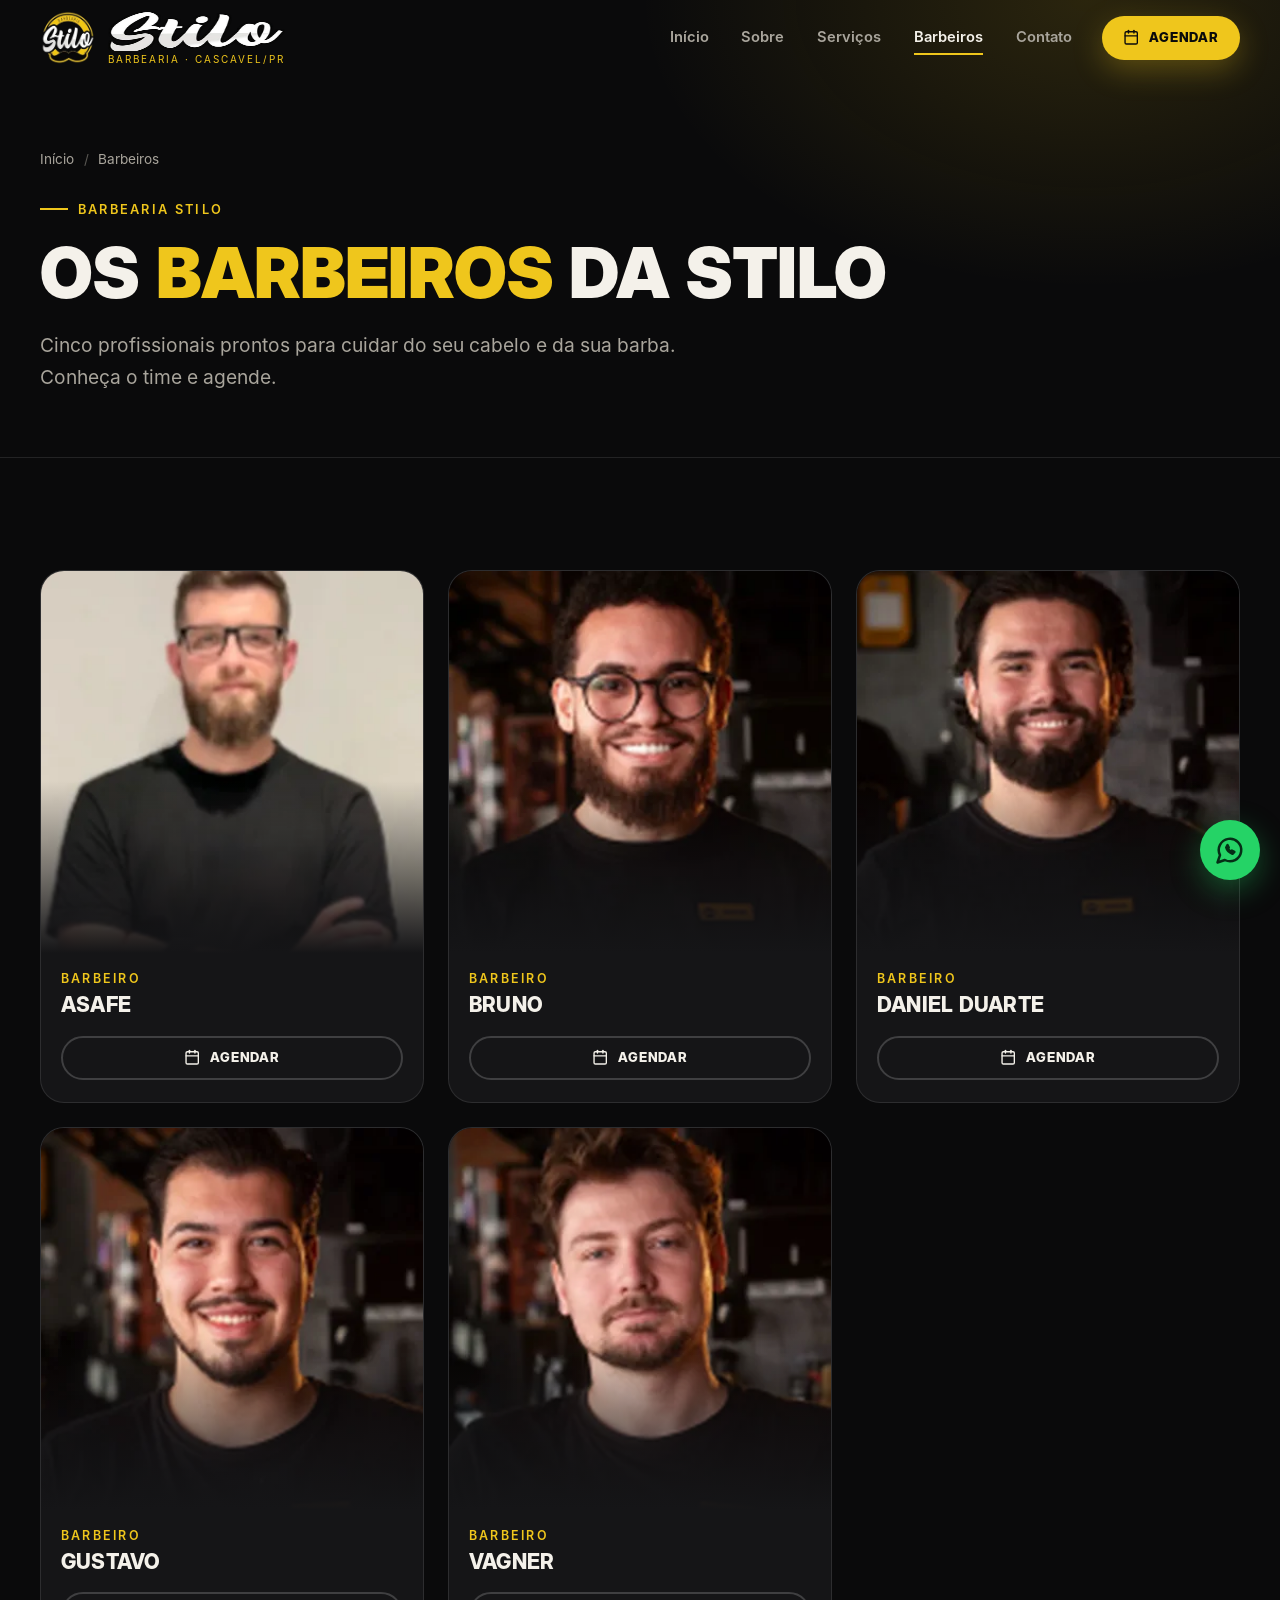
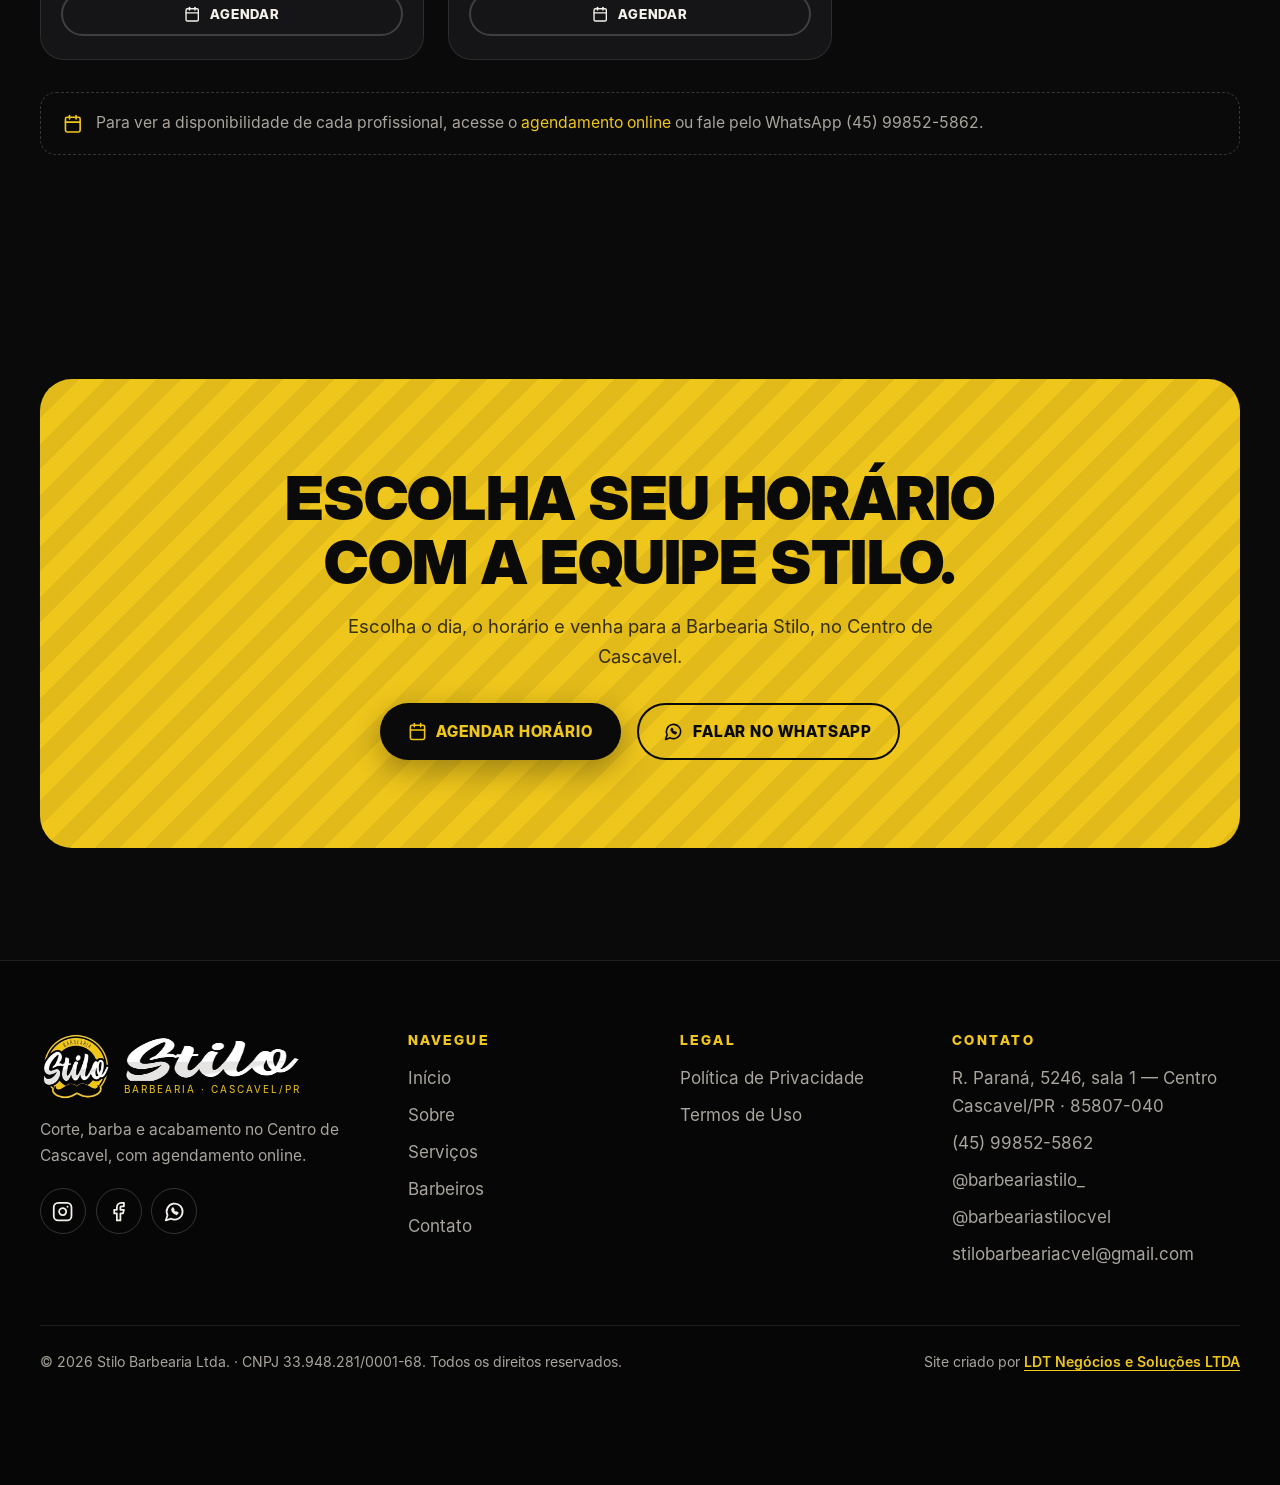
<file: barbeiros/index.html>
<!doctype html>
<html lang="pt-BR">
<head>
<meta charset="utf-8">
<meta name="viewport" content="width=device-width,initial-scale=1">
<title>Barbeiros | Equipe da Barbearia Stilo em Cascavel/PR</title>
<meta name="description" content="Conheça os barbeiros da Barbearia Stilo em Cascavel/PR: Asafe, Bruno, Daniel Duarte, Gustavo e Vagner. Agende seu horário online.">
<meta name="theme-color" content="#0a0a0b">
<meta name="robots" content="index,follow,max-image-preview:large">
<meta property="og:type" content="website">
<meta property="og:locale" content="pt_BR">
<meta property="og:site_name" content="Barbearia Stilo">
<meta property="og:title" content="Barbeiros | Equipe da Barbearia Stilo em Cascavel/PR">
<meta property="og:description" content="Conheça os barbeiros da Barbearia Stilo em Cascavel/PR: Asafe, Bruno, Daniel Duarte, Gustavo e Vagner. Agende seu horário online.">
<meta name="twitter:card" content="summary_large_image">
<meta name="twitter:title" content="Barbeiros | Equipe da Barbearia Stilo em Cascavel/PR">
<meta name="twitter:description" content="Conheça os barbeiros da Barbearia Stilo em Cascavel/PR: Asafe, Bruno, Daniel Duarte, Gustavo e Vagner. Agende seu horário online.">
<!--LDT:DOMAIN--><!--/LDT:DOMAIN-->
<link rel="icon" type="image/png" href="/assets/img/favicon.png">
<link rel="apple-touch-icon" href="/assets/img/apple-touch-icon.png">
<link rel="preload" href="/assets/fonts/inter-400.woff" as="font" type="font/woff" crossorigin>
<link rel="preload" href="/assets/fonts/display-900.woff" as="font" type="font/woff" crossorigin>
<link rel="stylesheet" href="/assets/css/styles.css">
<script>document.documentElement.classList.add("js")</script>
<script type="application/ld+json">{"@context":"https://schema.org","@type":"BarberShop","name":"Barbearia Stilo","legalName":"Stilo Barbearia Ltda","taxID":"33.948.281/0001-68","email":"stilobarbeariacvel@gmail.com","description":"Barbearia no Centro de Cascavel/PR: corte de cabelo, barba e acabamento com agendamento online.","telephone":"+5545998525862","address":{"@type":"PostalAddress","streetAddress":"R. Paraná, 5246, sala 1","addressLocality":"Cascavel","addressRegion":"PR","postalCode":"85807-040","addressCountry":"BR"},"geo":{"@type":"GeoCoordinates","latitude":-24.9530159,"longitude":-53.4817442},"hasMap":"https://www.google.com/maps/place/R.+Paran%C3%A1,+5246+-+Centro,+Cascavel+-+PR,+85807-040/@-24.9530159,-53.4843191,17z/data=!3m1!4b1!4m6!3m5!1s0x94f3d6ab9aa98d45:0x4797f9184e883544!8m2!3d-24.9530159!4d-53.4817442!16s%2Fg%2F11c4ys_f6f","areaServed":"Cascavel, PR","sameAs":["https://www.instagram.com/barbeariastilo_/","https://www.facebook.com/barbeariastilocvel"],"potentialAction":{"@type":"ReserveAction","target":"https://sites.appbarber.com.br/barbeariastilo-45gt","name":"Agendar horário"}}</script>
<script type="application/ld+json">{"@context":"https://schema.org","@type":"BreadcrumbList","itemListElement":[{"@type":"ListItem","position":1,"name":"Início"},{"@type":"ListItem","position":2,"name":"Barbeiros"}]}</script>
</head>
<body>
<a class="skip" href="#conteudo">Ir para o conteúdo</a>
<header class="header">
<div class="container">
<a class="brand" href="/" aria-label="Barbearia Stilo — página inicial">
<img src="/assets/img/logo-badge-sm.webp" width="128" height="119" alt="">
<span class="brand-text"><img class="wordmark" src="/assets/img/stilo-wordmark.webp" width="240" height="118" alt=""><small>Barbearia · Cascavel/PR</small></span>
</a>
<nav class="nav" id="nav" aria-label="Principal"><a href="/">Início</a><a href="/sobre/">Sobre</a><a href="/servicos/">Serviços</a><a href="/barbeiros/" aria-current="page">Barbeiros</a><a href="/contato/">Contato</a><a class="btn btn-primary btn-sm" href="https://sites.appbarber.com.br/barbeariastilo-45gt" target="_blank" rel="noopener noreferrer"><svg class="icon " aria-hidden="true" focusable="false"><use href="/assets/img/icons.svg#i-calendar"/></svg>Agendar<span class="sr-only"> (abre em nova aba)</span></a></nav>
<button class="menu-toggle" type="button" aria-expanded="false" aria-controls="nav" aria-label="Abrir menu">
<svg class="icon i-open" aria-hidden="true"><use href="/assets/img/icons.svg#i-menu"/></svg>
<svg class="icon i-close" aria-hidden="true"><use href="/assets/img/icons.svg#i-x"/></svg>
</button>
</div>
</header>
<noscript><style>@media(max-width:900px){.nav{transform:none!important;visibility:visible!important;position:static!important;flex-direction:row!important;flex-wrap:wrap;padding-top:calc(var(--header-h) + 1rem)}.menu-toggle{display:none!important}}</style></noscript>
<main id="conteudo">
<section class="page-hero">
<div class="container">
<ol class="crumbs" aria-label="Você está em"><li><a href="/">Início</a></li><li aria-current="page">Barbeiros</li></ol>
<span class="eyebrow">Barbearia Stilo</span>
<h1>Os <span class='gold'>barbeiros</span> da Stilo</h1>
<p class="lead">Cinco profissionais prontos para cuidar do seu cabelo e da sua barba. Conheça o time e agende.</p>
</div>
</section>

<section class="section" aria-labelledby="bb1">
<div class="container">
<h2 id="bb1" class="sr-only">Equipe de barbeiros</h2>
<div class="team team-page"><article class="barber reveal" style="--d:0ms">
<figure><img src="/assets/img/equipe/asafe.webp" width="360" height="360" loading="lazy" decoding="async" alt="Retrato de Asafe, barbeiro da Barbearia Stilo"></figure>
<div class="barber-body">
<span class="role">Barbeiro</span>
<h3>Asafe</h3>
<a class="btn btn-ghost btn-sm btn-block" href="https://sites.appbarber.com.br/barbeariastilo-45gt" target="_blank" rel="noopener noreferrer"><svg class="icon " aria-hidden="true" focusable="false"><use href="/assets/img/icons.svg#i-calendar"/></svg>Agendar<span class="sr-only"> (abre em nova aba)</span></a>
</div>
</article><article class="barber reveal" style="--d:90ms">
<figure><img src="/assets/img/equipe/bruno.webp" width="360" height="360" loading="lazy" decoding="async" alt="Retrato de Bruno, barbeiro da Barbearia Stilo"></figure>
<div class="barber-body">
<span class="role">Barbeiro</span>
<h3>Bruno</h3>
<a class="btn btn-ghost btn-sm btn-block" href="https://sites.appbarber.com.br/barbeariastilo-45gt" target="_blank" rel="noopener noreferrer"><svg class="icon " aria-hidden="true" focusable="false"><use href="/assets/img/icons.svg#i-calendar"/></svg>Agendar<span class="sr-only"> (abre em nova aba)</span></a>
</div>
</article><article class="barber reveal" style="--d:180ms">
<figure><img src="/assets/img/equipe/daniel.webp" width="360" height="360" loading="lazy" decoding="async" alt="Retrato de Daniel Duarte, barbeiro da Barbearia Stilo"></figure>
<div class="barber-body">
<span class="role">Barbeiro</span>
<h3>Daniel Duarte</h3>
<a class="btn btn-ghost btn-sm btn-block" href="https://sites.appbarber.com.br/barbeariastilo-45gt" target="_blank" rel="noopener noreferrer"><svg class="icon " aria-hidden="true" focusable="false"><use href="/assets/img/icons.svg#i-calendar"/></svg>Agendar<span class="sr-only"> (abre em nova aba)</span></a>
</div>
</article><article class="barber reveal" style="--d:270ms">
<figure><img src="/assets/img/equipe/gustavo.webp" width="360" height="360" loading="lazy" decoding="async" alt="Retrato de Gustavo, barbeiro da Barbearia Stilo"></figure>
<div class="barber-body">
<span class="role">Barbeiro</span>
<h3>Gustavo</h3>
<a class="btn btn-ghost btn-sm btn-block" href="https://sites.appbarber.com.br/barbeariastilo-45gt" target="_blank" rel="noopener noreferrer"><svg class="icon " aria-hidden="true" focusable="false"><use href="/assets/img/icons.svg#i-calendar"/></svg>Agendar<span class="sr-only"> (abre em nova aba)</span></a>
</div>
</article><article class="barber reveal" style="--d:360ms">
<figure><img src="/assets/img/equipe/vagner.webp" width="360" height="360" loading="lazy" decoding="async" alt="Retrato de Vagner, barbeiro da Barbearia Stilo"></figure>
<div class="barber-body">
<span class="role">Barbeiro</span>
<h3>Vagner</h3>
<a class="btn btn-ghost btn-sm btn-block" href="https://sites.appbarber.com.br/barbeariastilo-45gt" target="_blank" rel="noopener noreferrer"><svg class="icon " aria-hidden="true" focusable="false"><use href="/assets/img/icons.svg#i-calendar"/></svg>Agendar<span class="sr-only"> (abre em nova aba)</span></a>
</div>
</article></div>
<p class="note"><svg class="icon " aria-hidden="true" focusable="false"><use href="/assets/img/icons.svg#i-calendar"/></svg><span>Para ver a disponibilidade de cada profissional, acesse o <a class="gold" href="https://sites.appbarber.com.br/barbeariastilo-45gt" target="_blank" rel="noopener noreferrer">agendamento online</a> ou fale pelo WhatsApp (45) 99852-5862.</span></p>
</div>
</section>
<section class="section" aria-labelledby="cta-t">
<div class="container">
<div class="cta reveal" style="--d:0ms">
<h2 id="cta-t">Escolha seu horário com a equipe Stilo.</h2>
<p>Escolha o dia, o horário e venha para a Barbearia Stilo, no Centro de Cascavel.</p>
<div class="cta-actions"><a class="btn btn-dark" href="https://sites.appbarber.com.br/barbeariastilo-45gt" target="_blank" rel="noopener noreferrer"><svg class="icon " aria-hidden="true" focusable="false"><use href="/assets/img/icons.svg#i-calendar"/></svg>Agendar horário<span class="sr-only"> (abre em nova aba)</span></a><a class="btn btn-outline-dark" href="https://wa.me/5545998525862?text=Ol%C3%A1!%20Vim%20pelo%20site%20da%20Barbearia%20Stilo%20e%20gostaria%20de%20agendar%20um%20hor%C3%A1rio." target="_blank" rel="noopener noreferrer"><svg class="icon " aria-hidden="true" focusable="false"><use href="/assets/img/icons.svg#i-whatsapp"/></svg>Falar no WhatsApp<span class="sr-only"> (abre em nova aba)</span></a></div>
</div>
</div>
</section>
</main>
<footer class="footer">
<div class="container">
<div class="footer-grid">
<div>
<a class="brand" href="/" aria-label="Barbearia Stilo — início"><img src="/assets/img/logo-badge-sm.webp" width="128" height="119" alt=""><span class="brand-text"><img class="wordmark" src="/assets/img/stilo-wordmark.webp" width="240" height="118" alt=""><small>Barbearia · Cascavel/PR</small></span></a>
<p class="footer-about">Corte, barba e acabamento no Centro de Cascavel, com agendamento online.</p>
<div class="socials">
<a class="" href="https://www.instagram.com/barbeariastilo_/" target="_blank" rel="noopener noreferrer" aria-label="Instagram da Barbearia Stilo"><svg class="icon " aria-hidden="true" focusable="false"><use href="/assets/img/icons.svg#i-instagram"/></svg></a>
<a class="" href="https://www.facebook.com/barbeariastilocvel" target="_blank" rel="noopener noreferrer" aria-label="Facebook da Barbearia Stilo"><svg class="icon " aria-hidden="true" focusable="false"><use href="/assets/img/icons.svg#i-facebook"/></svg></a>
<a class="" href="https://wa.me/5545998525862?text=Ol%C3%A1!%20Vim%20pelo%20site%20da%20Barbearia%20Stilo%20e%20gostaria%20de%20agendar%20um%20hor%C3%A1rio." target="_blank" rel="noopener noreferrer" aria-label="WhatsApp da Barbearia Stilo"><svg class="icon " aria-hidden="true" focusable="false"><use href="/assets/img/icons.svg#i-whatsapp"/></svg></a>
</div>
</div>
<div>
<h4>Navegue</h4>
<ul><li><a href="/">Início</a></li><li><a href="/sobre/">Sobre</a></li><li><a href="/servicos/">Serviços</a></li><li><a href="/barbeiros/">Barbeiros</a></li><li><a href="/contato/">Contato</a></li></ul>
</div>
<div>
<h4>Legal</h4>
<ul>
<li><a href="/politica-de-privacidade/">Política de Privacidade</a></li>
<li><a href="/termos-de-uso/">Termos de Uso</a></li>
</ul>
</div>
<div>
<h4>Contato</h4>
<ul>
<li><a class="" href="https://www.google.com/maps/place/R.+Paran%C3%A1,+5246+-+Centro,+Cascavel+-+PR,+85807-040/@-24.9530159,-53.4843191,17z/data=!3m1!4b1!4m6!3m5!1s0x94f3d6ab9aa98d45:0x4797f9184e883544!8m2!3d-24.9530159!4d-53.4817442!16s%2Fg%2F11c4ys_f6f" target="_blank" rel="noopener noreferrer">R. Paraná, 5246, sala 1 — Centro<br>Cascavel/PR · 85807-040</a></li>
<li><a class="" href="https://wa.me/5545998525862?text=Ol%C3%A1!%20Vim%20pelo%20site%20da%20Barbearia%20Stilo%20e%20gostaria%20de%20agendar%20um%20hor%C3%A1rio." target="_blank" rel="noopener noreferrer">(45) 99852-5862</a></li>
<li><a class="" href="https://www.instagram.com/barbeariastilo_/" target="_blank" rel="noopener noreferrer">@barbeariastilo_</a></li>
<li><a class="" href="https://www.facebook.com/barbeariastilocvel" target="_blank" rel="noopener noreferrer">@barbeariastilocvel</a></li>
<li><a href="mailto:stilobarbeariacvel@gmail.com">stilobarbeariacvel@gmail.com</a></li>
</ul>
</div>
</div>
<div class="footer-bottom">
<span>© <span data-year>2026</span> Stilo Barbearia Ltda. · CNPJ 33.948.281/0001-68. Todos os direitos reservados.</span>
<span>Site criado por <a class="credit" href="https://ldtnegociosesolucoes.com" target="_blank" rel="noopener">LDT Negócios e Soluções LTDA</a></span>
</div>
</div>
</footer>
<div class="dock"><a class="btn btn-primary" href="https://sites.appbarber.com.br/barbeariastilo-45gt" target="_blank" rel="noopener noreferrer"><svg class="icon " aria-hidden="true" focusable="false"><use href="/assets/img/icons.svg#i-calendar"/></svg>Agendar<span class="sr-only"> (abre em nova aba)</span></a><a class="btn btn-ghost" href="https://wa.me/5545998525862?text=Ol%C3%A1!%20Vim%20pelo%20site%20da%20Barbearia%20Stilo%20e%20gostaria%20de%20agendar%20um%20hor%C3%A1rio." target="_blank" rel="noopener noreferrer"><svg class="icon " aria-hidden="true" focusable="false"><use href="/assets/img/icons.svg#i-whatsapp"/></svg>WhatsApp<span class="sr-only"> (abre em nova aba)</span></a></div>
<a class="fab" href="https://wa.me/5545998525862?text=Ol%C3%A1!%20Vim%20pelo%20site%20da%20Barbearia%20Stilo%20e%20gostaria%20de%20agendar%20um%20hor%C3%A1rio." target="_blank" rel="noopener noreferrer" aria-label="Chamar no WhatsApp (abre em nova aba)"><svg class="icon " aria-hidden="true" focusable="false"><use href="/assets/img/icons.svg#i-whatsapp"/></svg></a>
<script src="/assets/js/config.js"></script>
<script src="/assets/js/main.js" defer></script>
</body>
</html>
</file>
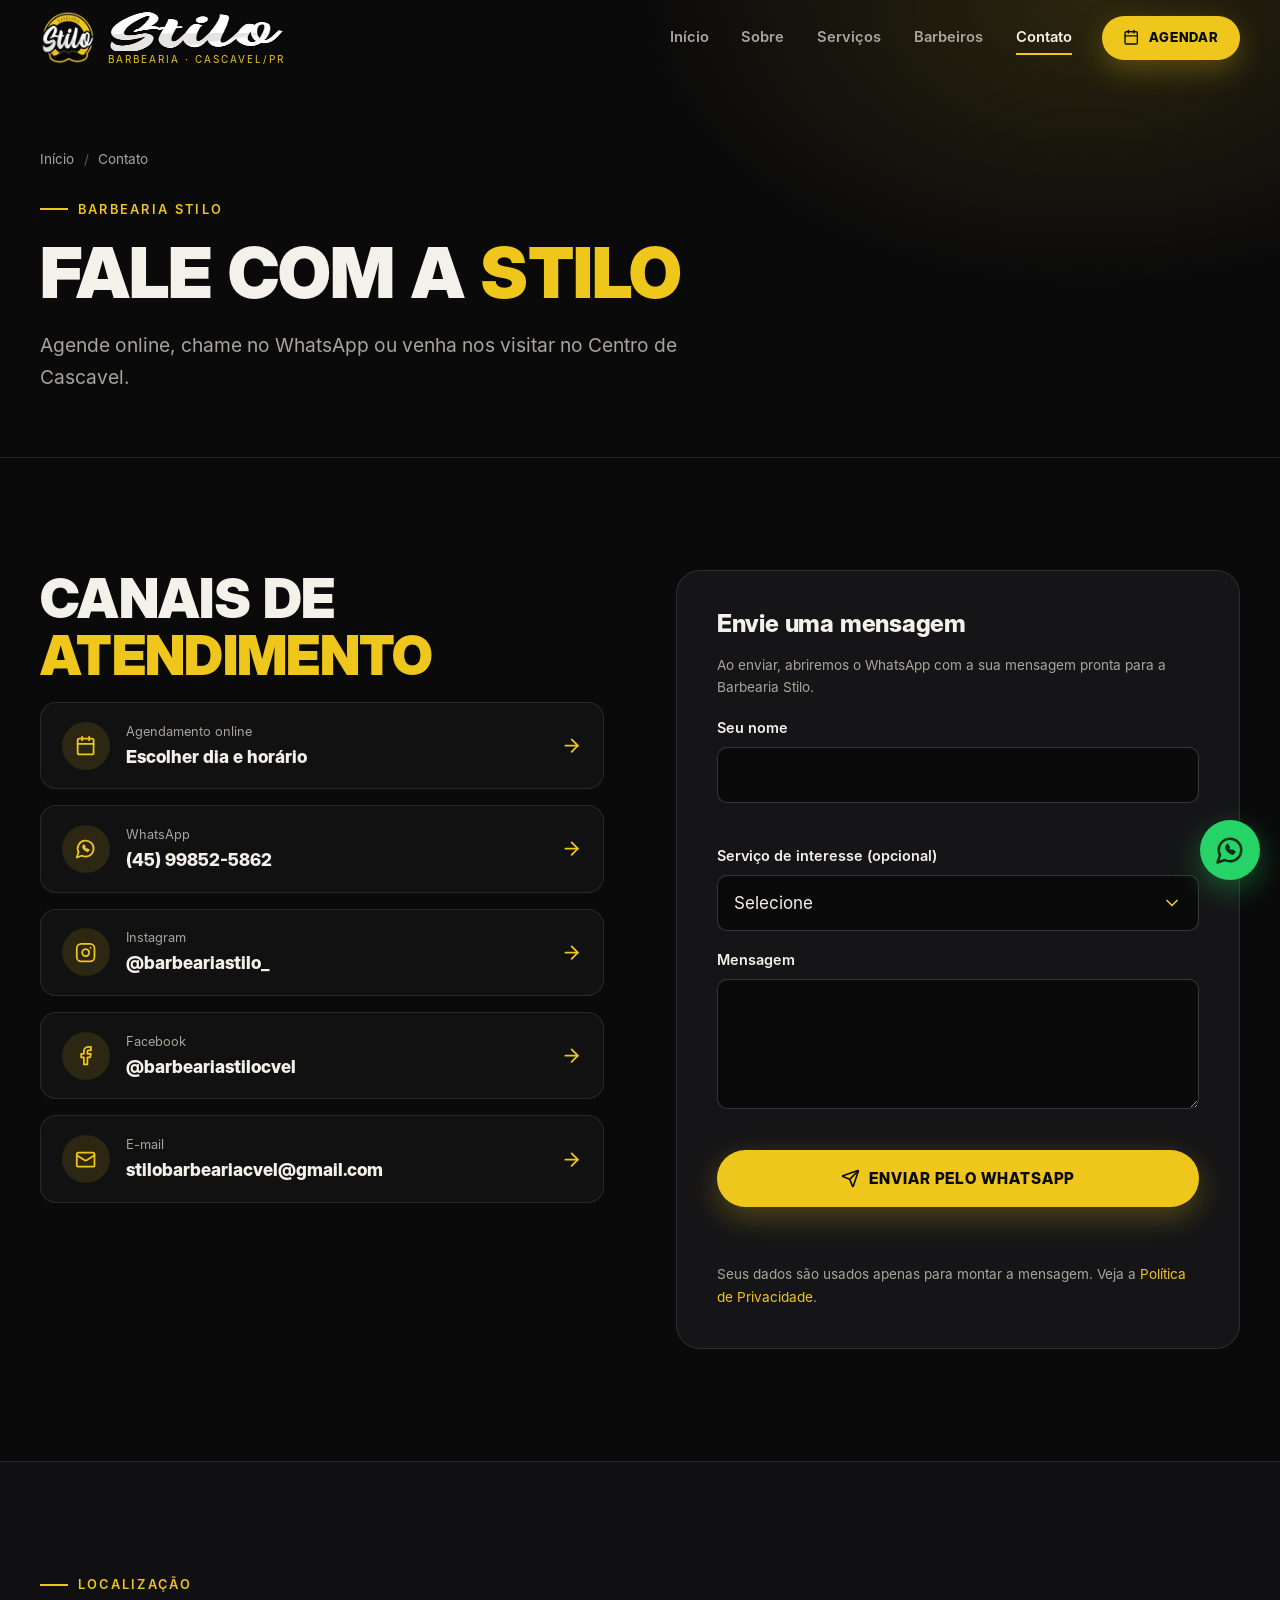
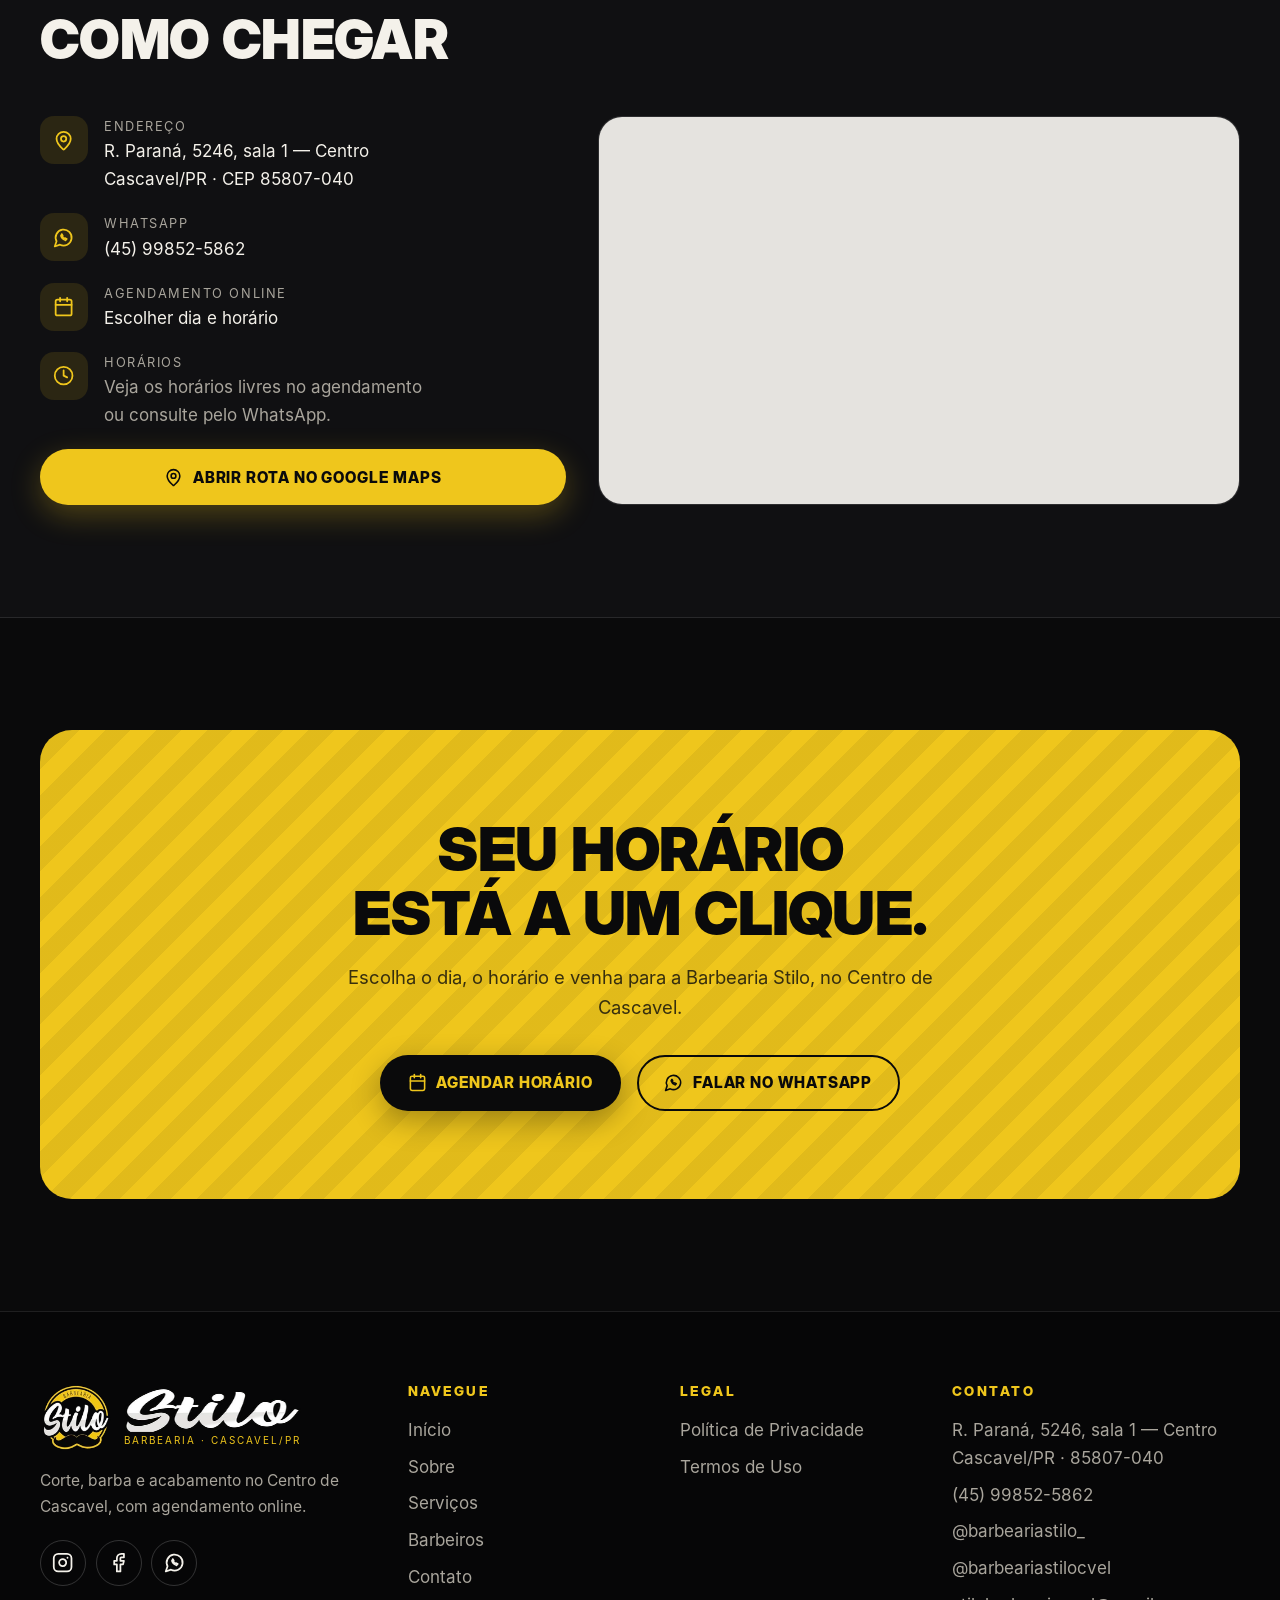
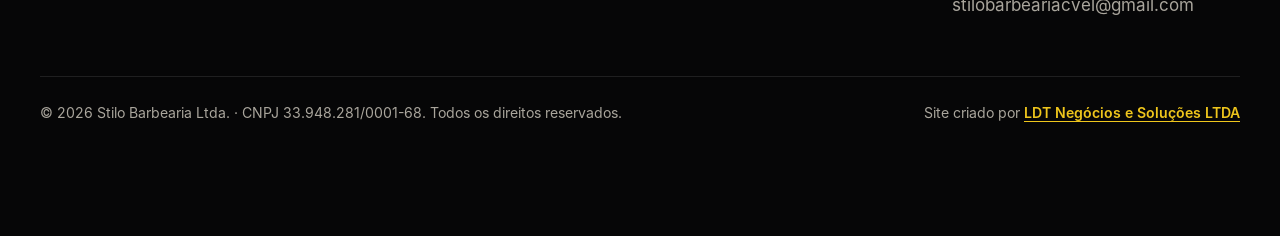
<file: contato/index.html>
<!doctype html>
<html lang="pt-BR">
<head>
<meta charset="utf-8">
<meta name="viewport" content="width=device-width,initial-scale=1">
<title>Contato e Localização | Barbearia Stilo — Cascavel/PR</title>
<meta name="description" content="Fale com a Barbearia Stilo: R. Paraná, 5246, Centro, Cascavel/PR. WhatsApp (45) 99852-5862, Instagram, Facebook e agendamento online.">
<meta name="theme-color" content="#0a0a0b">
<meta name="robots" content="index,follow,max-image-preview:large">
<meta property="og:type" content="website">
<meta property="og:locale" content="pt_BR">
<meta property="og:site_name" content="Barbearia Stilo">
<meta property="og:title" content="Contato e Localização | Barbearia Stilo — Cascavel/PR">
<meta property="og:description" content="Fale com a Barbearia Stilo: R. Paraná, 5246, Centro, Cascavel/PR. WhatsApp (45) 99852-5862, Instagram, Facebook e agendamento online.">
<meta name="twitter:card" content="summary_large_image">
<meta name="twitter:title" content="Contato e Localização | Barbearia Stilo — Cascavel/PR">
<meta name="twitter:description" content="Fale com a Barbearia Stilo: R. Paraná, 5246, Centro, Cascavel/PR. WhatsApp (45) 99852-5862, Instagram, Facebook e agendamento online.">
<!--LDT:DOMAIN--><!--/LDT:DOMAIN-->
<link rel="icon" type="image/png" href="/assets/img/favicon.png">
<link rel="apple-touch-icon" href="/assets/img/apple-touch-icon.png">
<link rel="preload" href="/assets/fonts/inter-400.woff" as="font" type="font/woff" crossorigin>
<link rel="preload" href="/assets/fonts/display-900.woff" as="font" type="font/woff" crossorigin>
<link rel="stylesheet" href="/assets/css/styles.css">
<script>document.documentElement.classList.add("js")</script>
<script type="application/ld+json">{"@context":"https://schema.org","@type":"BarberShop","name":"Barbearia Stilo","legalName":"Stilo Barbearia Ltda","taxID":"33.948.281/0001-68","email":"stilobarbeariacvel@gmail.com","description":"Barbearia no Centro de Cascavel/PR: corte de cabelo, barba e acabamento com agendamento online.","telephone":"+5545998525862","address":{"@type":"PostalAddress","streetAddress":"R. Paraná, 5246, sala 1","addressLocality":"Cascavel","addressRegion":"PR","postalCode":"85807-040","addressCountry":"BR"},"geo":{"@type":"GeoCoordinates","latitude":-24.9530159,"longitude":-53.4817442},"hasMap":"https://www.google.com/maps/place/R.+Paran%C3%A1,+5246+-+Centro,+Cascavel+-+PR,+85807-040/@-24.9530159,-53.4843191,17z/data=!3m1!4b1!4m6!3m5!1s0x94f3d6ab9aa98d45:0x4797f9184e883544!8m2!3d-24.9530159!4d-53.4817442!16s%2Fg%2F11c4ys_f6f","areaServed":"Cascavel, PR","sameAs":["https://www.instagram.com/barbeariastilo_/","https://www.facebook.com/barbeariastilocvel"],"potentialAction":{"@type":"ReserveAction","target":"https://sites.appbarber.com.br/barbeariastilo-45gt","name":"Agendar horário"}}</script>
<script type="application/ld+json">{"@context":"https://schema.org","@type":"BreadcrumbList","itemListElement":[{"@type":"ListItem","position":1,"name":"Início"},{"@type":"ListItem","position":2,"name":"Contato"}]}</script>
<script type="application/ld+json">{"@context":"https://schema.org","@type":"ContactPage","name":"Contato — Barbearia Stilo","inLanguage":"pt-BR"}</script>
</head>
<body>
<a class="skip" href="#conteudo">Ir para o conteúdo</a>
<header class="header">
<div class="container">
<a class="brand" href="/" aria-label="Barbearia Stilo — página inicial">
<img src="/assets/img/logo-badge-sm.webp" width="128" height="119" alt="">
<span class="brand-text"><img class="wordmark" src="/assets/img/stilo-wordmark.webp" width="240" height="118" alt=""><small>Barbearia · Cascavel/PR</small></span>
</a>
<nav class="nav" id="nav" aria-label="Principal"><a href="/">Início</a><a href="/sobre/">Sobre</a><a href="/servicos/">Serviços</a><a href="/barbeiros/">Barbeiros</a><a href="/contato/" aria-current="page">Contato</a><a class="btn btn-primary btn-sm" href="https://sites.appbarber.com.br/barbeariastilo-45gt" target="_blank" rel="noopener noreferrer"><svg class="icon " aria-hidden="true" focusable="false"><use href="/assets/img/icons.svg#i-calendar"/></svg>Agendar<span class="sr-only"> (abre em nova aba)</span></a></nav>
<button class="menu-toggle" type="button" aria-expanded="false" aria-controls="nav" aria-label="Abrir menu">
<svg class="icon i-open" aria-hidden="true"><use href="/assets/img/icons.svg#i-menu"/></svg>
<svg class="icon i-close" aria-hidden="true"><use href="/assets/img/icons.svg#i-x"/></svg>
</button>
</div>
</header>
<noscript><style>@media(max-width:900px){.nav{transform:none!important;visibility:visible!important;position:static!important;flex-direction:row!important;flex-wrap:wrap;padding-top:calc(var(--header-h) + 1rem)}.menu-toggle{display:none!important}}</style></noscript>
<main id="conteudo">
<section class="page-hero">
<div class="container">
<ol class="crumbs" aria-label="Você está em"><li><a href="/">Início</a></li><li aria-current="page">Contato</li></ol>
<span class="eyebrow">Barbearia Stilo</span>
<h1>Fale com a <span class='gold'>Stilo</span></h1>
<p class="lead">Agende online, chame no WhatsApp ou venha nos visitar no Centro de Cascavel.</p>
</div>
</section>

<section class="section" aria-labelledby="ct1">
<div class="container split split-top">
<div class="prose-stack reveal" style="--d:0ms">
<h2 id="ct1" class="h-lg">Canais de <span class="gold">atendimento</span></h2>
<div class="handles">
<a class="handle" href="https://sites.appbarber.com.br/barbeariastilo-45gt" target="_blank" rel="noopener noreferrer"><span class="ico"><svg class="icon " aria-hidden="true" focusable="false"><use href="/assets/img/icons.svg#i-calendar"/></svg></span><span><small>Agendamento online</small><strong>Escolher dia e horário</strong></span><svg class="icon icon-arrow" aria-hidden="true" focusable="false"><use href="/assets/img/icons.svg#i-arrow"/></svg></a>
<a class="handle" href="https://wa.me/5545998525862?text=Ol%C3%A1!%20Vim%20pelo%20site%20da%20Barbearia%20Stilo%20e%20gostaria%20de%20agendar%20um%20hor%C3%A1rio." target="_blank" rel="noopener noreferrer"><span class="ico"><svg class="icon " aria-hidden="true" focusable="false"><use href="/assets/img/icons.svg#i-whatsapp"/></svg></span><span><small>WhatsApp</small><strong>(45) 99852-5862</strong></span><svg class="icon icon-arrow" aria-hidden="true" focusable="false"><use href="/assets/img/icons.svg#i-arrow"/></svg></a>
<a class="handle" href="https://www.instagram.com/barbeariastilo_/" target="_blank" rel="noopener noreferrer"><span class="ico"><svg class="icon " aria-hidden="true" focusable="false"><use href="/assets/img/icons.svg#i-instagram"/></svg></span><span><small>Instagram</small><strong>@barbeariastilo_</strong></span><svg class="icon icon-arrow" aria-hidden="true" focusable="false"><use href="/assets/img/icons.svg#i-arrow"/></svg></a>
<a class="handle" href="https://www.facebook.com/barbeariastilocvel" target="_blank" rel="noopener noreferrer"><span class="ico"><svg class="icon " aria-hidden="true" focusable="false"><use href="/assets/img/icons.svg#i-facebook"/></svg></span><span><small>Facebook</small><strong>@barbeariastilocvel</strong></span><svg class="icon icon-arrow" aria-hidden="true" focusable="false"><use href="/assets/img/icons.svg#i-arrow"/></svg></a>
<a class="handle" href="mailto:stilobarbeariacvel@gmail.com"><span class="ico"><svg class="icon " aria-hidden="true" focusable="false"><use href="/assets/img/icons.svg#i-mail"/></svg></span><span><small>E-mail</small><strong>stilobarbeariacvel@gmail.com</strong></span><svg class="icon icon-arrow" aria-hidden="true" focusable="false"><use href="/assets/img/icons.svg#i-arrow"/></svg></a>
</div>
</div>
<form class="form reveal" style="--d:90ms" id="contact-form" novalidate aria-labelledby="form-t">
<h2 id="form-t" class="h-md">Envie uma mensagem</h2>
<p class="form-note">Ao enviar, abriremos o WhatsApp com a sua mensagem pronta para a Barbearia Stilo.</p>
<div class="field"><label for="f-nome">Seu nome</label><input id="f-nome" name="nome" type="text" autocomplete="name" required aria-describedby="e-nome"><span class="error" id="e-nome" role="alert"></span></div>
<div class="field"><label for="f-servico">Serviço de interesse (opcional)</label><select id="f-servico" name="servico"><option value="">Selecione</option><option>Corte de cabelo</option><option>Barba</option><option>Corte + barba</option><option>Acabamento e finalização</option><option>Outro assunto</option></select></div>
<div class="field"><label for="f-msg">Mensagem</label><textarea id="f-msg" name="mensagem" required aria-describedby="e-msg"></textarea><span class="error" id="e-msg" role="alert"></span></div>
<button class="btn btn-primary btn-block" type="submit"><svg class="icon " aria-hidden="true" focusable="false"><use href="/assets/img/icons.svg#i-send"/></svg>Enviar pelo WhatsApp</button>
<p class="form-status" id="form-status" role="status" aria-live="polite"></p>
<p class="form-note">Seus dados são usados apenas para montar a mensagem. Veja a <a class="gold" href="/politica-de-privacidade/">Política de Privacidade</a>.</p>
</form>
</div>
</section>
<section class="section section-alt" aria-labelledby="ct2">
<div class="container">
<div class="section-head reveal" style="--d:0ms"><span class="eyebrow">Localização</span><h2 id="ct2" class="h-lg">Como chegar</h2></div>
<div class="loc">
<div class="loc-info">
<div class="info-row"><div class="ico"><svg class="icon " aria-hidden="true" focusable="false"><use href="/assets/img/icons.svg#i-pin"/></svg></div><div><small>Endereço</small><a class="" href="https://www.google.com/maps/place/R.+Paran%C3%A1,+5246+-+Centro,+Cascavel+-+PR,+85807-040/@-24.9530159,-53.4843191,17z/data=!3m1!4b1!4m6!3m5!1s0x94f3d6ab9aa98d45:0x4797f9184e883544!8m2!3d-24.9530159!4d-53.4817442!16s%2Fg%2F11c4ys_f6f" target="_blank" rel="noopener noreferrer">R. Paraná, 5246, sala 1 — Centro<br>Cascavel/PR · CEP 85807-040</a></div></div>
<div class="info-row"><div class="ico"><svg class="icon " aria-hidden="true" focusable="false"><use href="/assets/img/icons.svg#i-whatsapp"/></svg></div><div><small>WhatsApp</small><a class="" href="https://wa.me/5545998525862?text=Ol%C3%A1!%20Vim%20pelo%20site%20da%20Barbearia%20Stilo%20e%20gostaria%20de%20agendar%20um%20hor%C3%A1rio." target="_blank" rel="noopener noreferrer">(45) 99852-5862</a></div></div>
<div class="info-row"><div class="ico"><svg class="icon " aria-hidden="true" focusable="false"><use href="/assets/img/icons.svg#i-calendar"/></svg></div><div><small>Agendamento online</small><a class="" href="https://sites.appbarber.com.br/barbeariastilo-45gt" target="_blank" rel="noopener noreferrer">Escolher dia e horário</a></div></div>
<div class="info-row"><div class="ico"><svg class="icon " aria-hidden="true" focusable="false"><use href="/assets/img/icons.svg#i-clock"/></svg></div><div><small>Horários</small><span class="muted">Veja os horários livres no agendamento<br>ou consulte pelo WhatsApp.</span></div></div>
<a class="btn btn-primary" href="https://www.google.com/maps/place/R.+Paran%C3%A1,+5246+-+Centro,+Cascavel+-+PR,+85807-040/@-24.9530159,-53.4843191,17z/data=!3m1!4b1!4m6!3m5!1s0x94f3d6ab9aa98d45:0x4797f9184e883544!8m2!3d-24.9530159!4d-53.4817442!16s%2Fg%2F11c4ys_f6f" target="_blank" rel="noopener noreferrer"><svg class="icon " aria-hidden="true" focusable="false"><use href="/assets/img/icons.svg#i-pin"/></svg>Abrir rota no Google Maps<span class="sr-only"> (abre em nova aba)</span></a>
</div>
<div class="map"><iframe title="Mapa com a localização da Barbearia Stilo, R. Paraná, 5246, Centro, Cascavel/PR" src="https://www.google.com/maps?q=R.+Paran%C3%A1,+5246+-+Centro,+Cascavel+-+PR,+85807-040&output=embed" loading="lazy" referrerpolicy="no-referrer-when-downgrade" allowfullscreen></iframe></div>
</div>
</div>
</section>
<section class="section" aria-labelledby="cta-t">
<div class="container">
<div class="cta reveal" style="--d:0ms">
<h2 id="cta-t">Seu horário está a um clique.</h2>
<p>Escolha o dia, o horário e venha para a Barbearia Stilo, no Centro de Cascavel.</p>
<div class="cta-actions"><a class="btn btn-dark" href="https://sites.appbarber.com.br/barbeariastilo-45gt" target="_blank" rel="noopener noreferrer"><svg class="icon " aria-hidden="true" focusable="false"><use href="/assets/img/icons.svg#i-calendar"/></svg>Agendar horário<span class="sr-only"> (abre em nova aba)</span></a><a class="btn btn-outline-dark" href="https://wa.me/5545998525862?text=Ol%C3%A1!%20Vim%20pelo%20site%20da%20Barbearia%20Stilo%20e%20gostaria%20de%20agendar%20um%20hor%C3%A1rio." target="_blank" rel="noopener noreferrer"><svg class="icon " aria-hidden="true" focusable="false"><use href="/assets/img/icons.svg#i-whatsapp"/></svg>Falar no WhatsApp<span class="sr-only"> (abre em nova aba)</span></a></div>
</div>
</div>
</section>
</main>
<footer class="footer">
<div class="container">
<div class="footer-grid">
<div>
<a class="brand" href="/" aria-label="Barbearia Stilo — início"><img src="/assets/img/logo-badge-sm.webp" width="128" height="119" alt=""><span class="brand-text"><img class="wordmark" src="/assets/img/stilo-wordmark.webp" width="240" height="118" alt=""><small>Barbearia · Cascavel/PR</small></span></a>
<p class="footer-about">Corte, barba e acabamento no Centro de Cascavel, com agendamento online.</p>
<div class="socials">
<a class="" href="https://www.instagram.com/barbeariastilo_/" target="_blank" rel="noopener noreferrer" aria-label="Instagram da Barbearia Stilo"><svg class="icon " aria-hidden="true" focusable="false"><use href="/assets/img/icons.svg#i-instagram"/></svg></a>
<a class="" href="https://www.facebook.com/barbeariastilocvel" target="_blank" rel="noopener noreferrer" aria-label="Facebook da Barbearia Stilo"><svg class="icon " aria-hidden="true" focusable="false"><use href="/assets/img/icons.svg#i-facebook"/></svg></a>
<a class="" href="https://wa.me/5545998525862?text=Ol%C3%A1!%20Vim%20pelo%20site%20da%20Barbearia%20Stilo%20e%20gostaria%20de%20agendar%20um%20hor%C3%A1rio." target="_blank" rel="noopener noreferrer" aria-label="WhatsApp da Barbearia Stilo"><svg class="icon " aria-hidden="true" focusable="false"><use href="/assets/img/icons.svg#i-whatsapp"/></svg></a>
</div>
</div>
<div>
<h4>Navegue</h4>
<ul><li><a href="/">Início</a></li><li><a href="/sobre/">Sobre</a></li><li><a href="/servicos/">Serviços</a></li><li><a href="/barbeiros/">Barbeiros</a></li><li><a href="/contato/">Contato</a></li></ul>
</div>
<div>
<h4>Legal</h4>
<ul>
<li><a href="/politica-de-privacidade/">Política de Privacidade</a></li>
<li><a href="/termos-de-uso/">Termos de Uso</a></li>
</ul>
</div>
<div>
<h4>Contato</h4>
<ul>
<li><a class="" href="https://www.google.com/maps/place/R.+Paran%C3%A1,+5246+-+Centro,+Cascavel+-+PR,+85807-040/@-24.9530159,-53.4843191,17z/data=!3m1!4b1!4m6!3m5!1s0x94f3d6ab9aa98d45:0x4797f9184e883544!8m2!3d-24.9530159!4d-53.4817442!16s%2Fg%2F11c4ys_f6f" target="_blank" rel="noopener noreferrer">R. Paraná, 5246, sala 1 — Centro<br>Cascavel/PR · 85807-040</a></li>
<li><a class="" href="https://wa.me/5545998525862?text=Ol%C3%A1!%20Vim%20pelo%20site%20da%20Barbearia%20Stilo%20e%20gostaria%20de%20agendar%20um%20hor%C3%A1rio." target="_blank" rel="noopener noreferrer">(45) 99852-5862</a></li>
<li><a class="" href="https://www.instagram.com/barbeariastilo_/" target="_blank" rel="noopener noreferrer">@barbeariastilo_</a></li>
<li><a class="" href="https://www.facebook.com/barbeariastilocvel" target="_blank" rel="noopener noreferrer">@barbeariastilocvel</a></li>
<li><a href="mailto:stilobarbeariacvel@gmail.com">stilobarbeariacvel@gmail.com</a></li>
</ul>
</div>
</div>
<div class="footer-bottom">
<span>© <span data-year>2026</span> Stilo Barbearia Ltda. · CNPJ 33.948.281/0001-68. Todos os direitos reservados.</span>
<span>Site criado por <a class="credit" href="https://ldtnegociosesolucoes.com" target="_blank" rel="noopener">LDT Negócios e Soluções LTDA</a></span>
</div>
</div>
</footer>
<div class="dock"><a class="btn btn-primary" href="https://sites.appbarber.com.br/barbeariastilo-45gt" target="_blank" rel="noopener noreferrer"><svg class="icon " aria-hidden="true" focusable="false"><use href="/assets/img/icons.svg#i-calendar"/></svg>Agendar<span class="sr-only"> (abre em nova aba)</span></a><a class="btn btn-ghost" href="https://wa.me/5545998525862?text=Ol%C3%A1!%20Vim%20pelo%20site%20da%20Barbearia%20Stilo%20e%20gostaria%20de%20agendar%20um%20hor%C3%A1rio." target="_blank" rel="noopener noreferrer"><svg class="icon " aria-hidden="true" focusable="false"><use href="/assets/img/icons.svg#i-whatsapp"/></svg>WhatsApp<span class="sr-only"> (abre em nova aba)</span></a></div>
<a class="fab" href="https://wa.me/5545998525862?text=Ol%C3%A1!%20Vim%20pelo%20site%20da%20Barbearia%20Stilo%20e%20gostaria%20de%20agendar%20um%20hor%C3%A1rio." target="_blank" rel="noopener noreferrer" aria-label="Chamar no WhatsApp (abre em nova aba)"><svg class="icon " aria-hidden="true" focusable="false"><use href="/assets/img/icons.svg#i-whatsapp"/></svg></a>
<script src="/assets/js/config.js"></script>
<script src="/assets/js/main.js" defer></script>
</body>
</html>
</file>
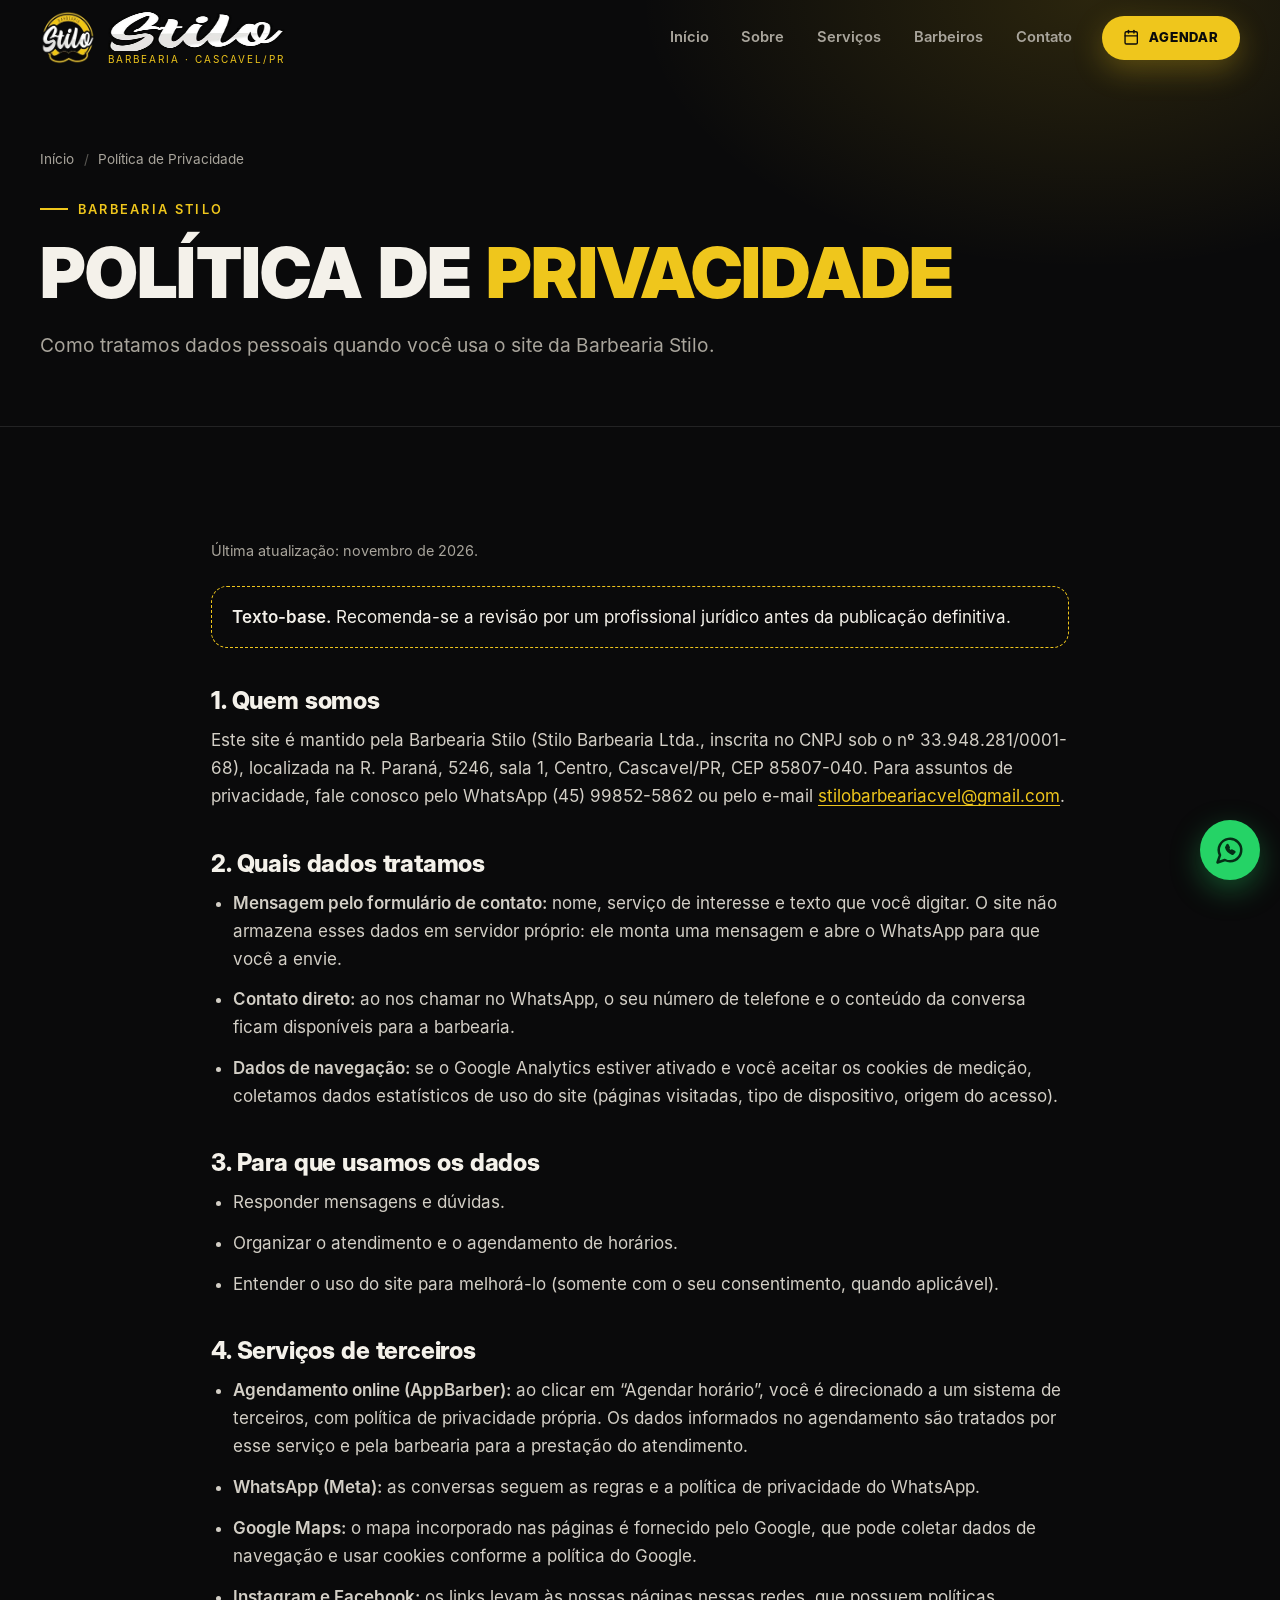
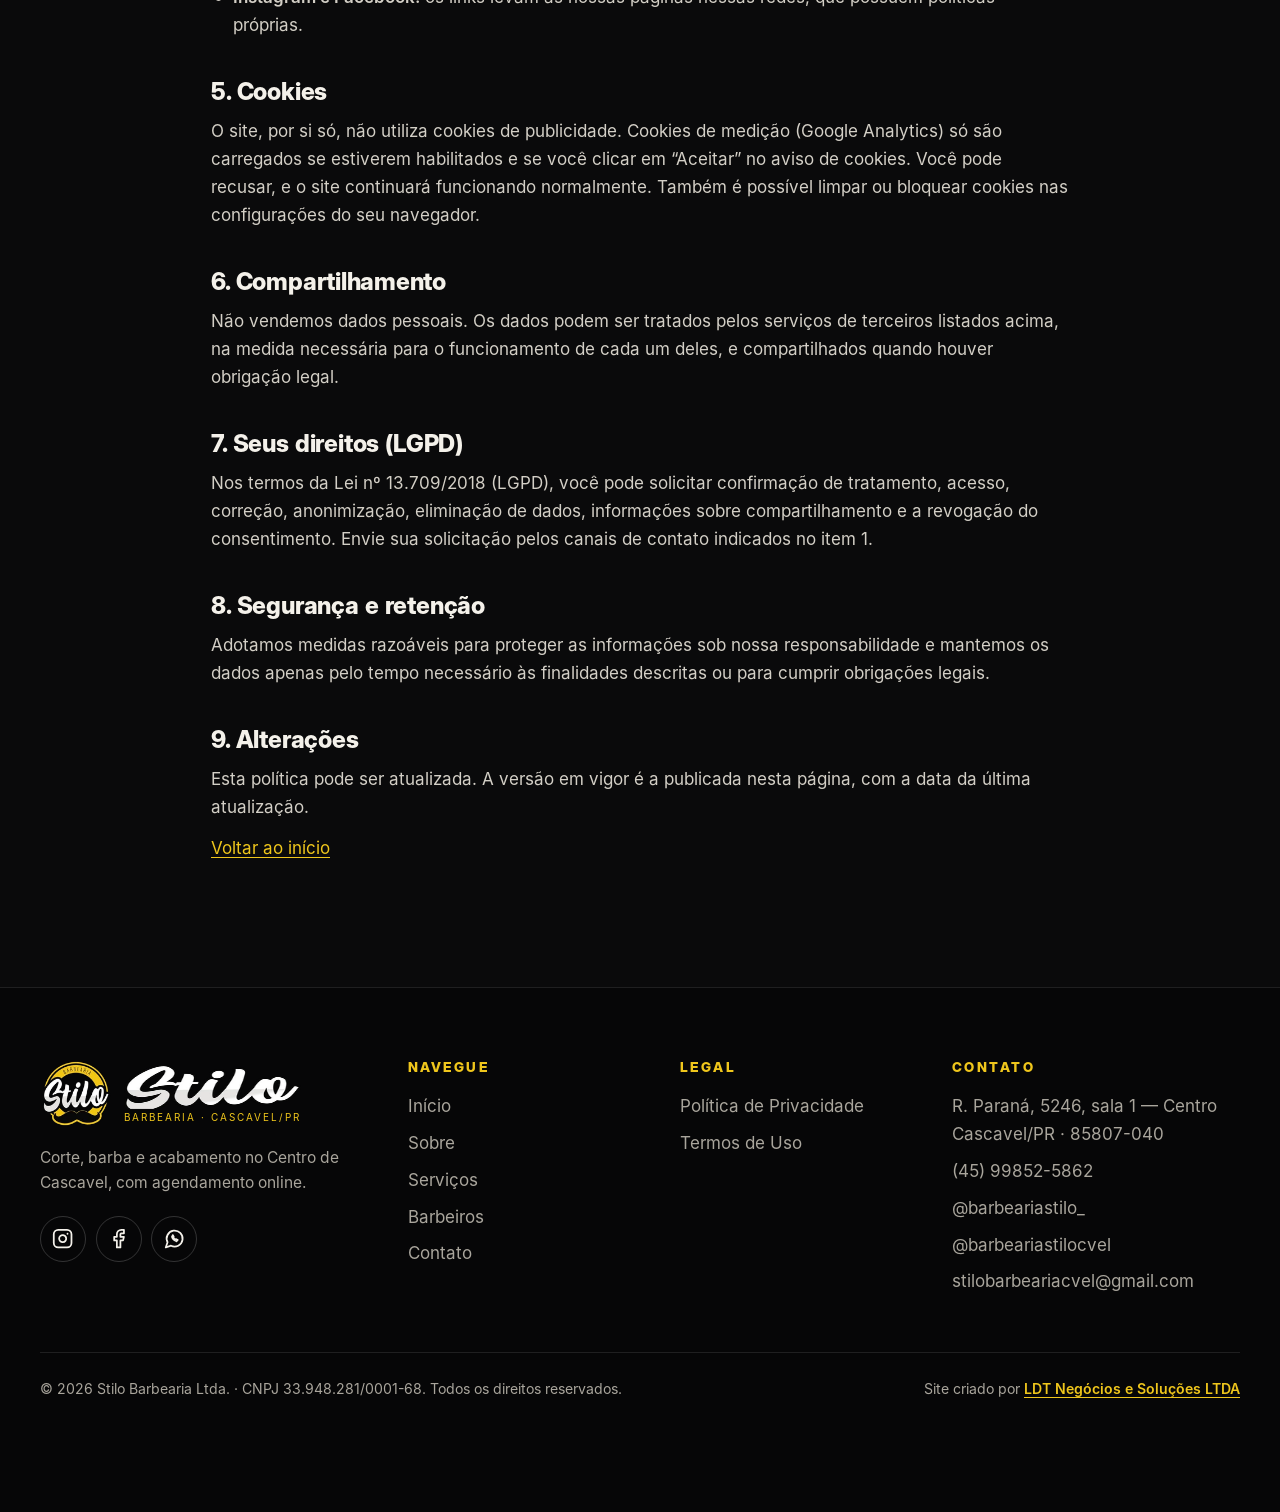
<file: politica-de-privacidade/index.html>
<!doctype html>
<html lang="pt-BR">
<head>
<meta charset="utf-8">
<meta name="viewport" content="width=device-width,initial-scale=1">
<title>Política de Privacidade | Barbearia Stilo</title>
<meta name="description" content="Saiba como a Barbearia Stilo trata dados pessoais no site, no contato por WhatsApp e no agendamento online, conforme a LGPD.">
<meta name="theme-color" content="#0a0a0b">
<meta name="robots" content="index,follow,max-image-preview:large">
<meta property="og:type" content="website">
<meta property="og:locale" content="pt_BR">
<meta property="og:site_name" content="Barbearia Stilo">
<meta property="og:title" content="Política de Privacidade | Barbearia Stilo">
<meta property="og:description" content="Saiba como a Barbearia Stilo trata dados pessoais no site, no contato por WhatsApp e no agendamento online, conforme a LGPD.">
<meta name="twitter:card" content="summary_large_image">
<meta name="twitter:title" content="Política de Privacidade | Barbearia Stilo">
<meta name="twitter:description" content="Saiba como a Barbearia Stilo trata dados pessoais no site, no contato por WhatsApp e no agendamento online, conforme a LGPD.">
<!--LDT:DOMAIN--><!--/LDT:DOMAIN-->
<link rel="icon" type="image/png" href="/assets/img/favicon.png">
<link rel="apple-touch-icon" href="/assets/img/apple-touch-icon.png">
<link rel="preload" href="/assets/fonts/inter-400.woff" as="font" type="font/woff" crossorigin>
<link rel="preload" href="/assets/fonts/display-900.woff" as="font" type="font/woff" crossorigin>
<link rel="stylesheet" href="/assets/css/styles.css">
<script>document.documentElement.classList.add("js")</script>
<script type="application/ld+json">{"@context":"https://schema.org","@type":"BarberShop","name":"Barbearia Stilo","legalName":"Stilo Barbearia Ltda","taxID":"33.948.281/0001-68","email":"stilobarbeariacvel@gmail.com","description":"Barbearia no Centro de Cascavel/PR: corte de cabelo, barba e acabamento com agendamento online.","telephone":"+5545998525862","address":{"@type":"PostalAddress","streetAddress":"R. Paraná, 5246, sala 1","addressLocality":"Cascavel","addressRegion":"PR","postalCode":"85807-040","addressCountry":"BR"},"geo":{"@type":"GeoCoordinates","latitude":-24.9530159,"longitude":-53.4817442},"hasMap":"https://www.google.com/maps/place/R.+Paran%C3%A1,+5246+-+Centro,+Cascavel+-+PR,+85807-040/@-24.9530159,-53.4843191,17z/data=!3m1!4b1!4m6!3m5!1s0x94f3d6ab9aa98d45:0x4797f9184e883544!8m2!3d-24.9530159!4d-53.4817442!16s%2Fg%2F11c4ys_f6f","areaServed":"Cascavel, PR","sameAs":["https://www.instagram.com/barbeariastilo_/","https://www.facebook.com/barbeariastilocvel"],"potentialAction":{"@type":"ReserveAction","target":"https://sites.appbarber.com.br/barbeariastilo-45gt","name":"Agendar horário"}}</script>
<script type="application/ld+json">{"@context":"https://schema.org","@type":"BreadcrumbList","itemListElement":[{"@type":"ListItem","position":1,"name":"Início"},{"@type":"ListItem","position":2,"name":"Política de Privacidade"}]}</script>
</head>
<body>
<a class="skip" href="#conteudo">Ir para o conteúdo</a>
<header class="header">
<div class="container">
<a class="brand" href="/" aria-label="Barbearia Stilo — página inicial">
<img src="/assets/img/logo-badge-sm.webp" width="128" height="119" alt="">
<span class="brand-text"><img class="wordmark" src="/assets/img/stilo-wordmark.webp" width="240" height="118" alt=""><small>Barbearia · Cascavel/PR</small></span>
</a>
<nav class="nav" id="nav" aria-label="Principal"><a href="/">Início</a><a href="/sobre/">Sobre</a><a href="/servicos/">Serviços</a><a href="/barbeiros/">Barbeiros</a><a href="/contato/">Contato</a><a class="btn btn-primary btn-sm" href="https://sites.appbarber.com.br/barbeariastilo-45gt" target="_blank" rel="noopener noreferrer"><svg class="icon " aria-hidden="true" focusable="false"><use href="/assets/img/icons.svg#i-calendar"/></svg>Agendar<span class="sr-only"> (abre em nova aba)</span></a></nav>
<button class="menu-toggle" type="button" aria-expanded="false" aria-controls="nav" aria-label="Abrir menu">
<svg class="icon i-open" aria-hidden="true"><use href="/assets/img/icons.svg#i-menu"/></svg>
<svg class="icon i-close" aria-hidden="true"><use href="/assets/img/icons.svg#i-x"/></svg>
</button>
</div>
</header>
<noscript><style>@media(max-width:900px){.nav{transform:none!important;visibility:visible!important;position:static!important;flex-direction:row!important;flex-wrap:wrap;padding-top:calc(var(--header-h) + 1rem)}.menu-toggle{display:none!important}}</style></noscript>
<main id="conteudo">
<section class="page-hero">
<div class="container">
<ol class="crumbs" aria-label="Você está em"><li><a href="/">Início</a></li><li aria-current="page">Política de Privacidade</li></ol>
<span class="eyebrow">Barbearia Stilo</span>
<h1>Política de <span class='gold'>Privacidade</span></h1>
<p class="lead">Como tratamos dados pessoais quando você usa o site da Barbearia Stilo.</p>
</div>
</section>

<section class="section"><div class="container"><article class="legal">
<p class="updated">Última atualização: novembro de 2026.</p>
<div class="draft"><strong>Texto-base.</strong> Recomenda-se a revisão por um profissional jurídico antes da publicação definitiva.</div>
<h2>1. Quem somos</h2>
<p>Este site é mantido pela Barbearia Stilo (Stilo Barbearia Ltda., inscrita no CNPJ sob o nº 33.948.281/0001-68), localizada na R. Paraná, 5246, sala 1, Centro, Cascavel/PR, CEP 85807-040. Para assuntos de privacidade, fale conosco pelo WhatsApp (45) 99852-5862 ou pelo e-mail <a href="mailto:stilobarbeariacvel@gmail.com">stilobarbeariacvel@gmail.com</a>.</p>
<h2>2. Quais dados tratamos</h2>
<ul>
<li><strong>Mensagem pelo formulário de contato:</strong> nome, serviço de interesse e texto que você digitar. O site não armazena esses dados em servidor próprio: ele monta uma mensagem e abre o WhatsApp para que você a envie.</li>
<li><strong>Contato direto:</strong> ao nos chamar no WhatsApp, o seu número de telefone e o conteúdo da conversa ficam disponíveis para a barbearia.</li>
<li><strong>Dados de navegação:</strong> se o Google Analytics estiver ativado e você aceitar os cookies de medição, coletamos dados estatísticos de uso do site (páginas visitadas, tipo de dispositivo, origem do acesso).</li>
</ul>
<h2>3. Para que usamos os dados</h2>
<ul>
<li>Responder mensagens e dúvidas.</li>
<li>Organizar o atendimento e o agendamento de horários.</li>
<li>Entender o uso do site para melhorá-lo (somente com o seu consentimento, quando aplicável).</li>
</ul>
<h2>4. Serviços de terceiros</h2>
<ul>
<li><strong>Agendamento online (AppBarber):</strong> ao clicar em “Agendar horário”, você é direcionado a um sistema de terceiros, com política de privacidade própria. Os dados informados no agendamento são tratados por esse serviço e pela barbearia para a prestação do atendimento.</li>
<li><strong>WhatsApp (Meta):</strong> as conversas seguem as regras e a política de privacidade do WhatsApp.</li>
<li><strong>Google Maps:</strong> o mapa incorporado nas páginas é fornecido pelo Google, que pode coletar dados de navegação e usar cookies conforme a política do Google.</li>
<li><strong>Instagram e Facebook:</strong> os links levam às nossas páginas nessas redes, que possuem políticas próprias.</li>
</ul>
<h2>5. Cookies</h2>
<p>O site, por si só, não utiliza cookies de publicidade. Cookies de medição (Google Analytics) só são carregados se estiverem habilitados e se você clicar em “Aceitar” no aviso de cookies. Você pode recusar, e o site continuará funcionando normalmente. Também é possível limpar ou bloquear cookies nas configurações do seu navegador.</p>
<h2>6. Compartilhamento</h2>
<p>Não vendemos dados pessoais. Os dados podem ser tratados pelos serviços de terceiros listados acima, na medida necessária para o funcionamento de cada um deles, e compartilhados quando houver obrigação legal.</p>
<h2>7. Seus direitos (LGPD)</h2>
<p>Nos termos da Lei nº 13.709/2018 (LGPD), você pode solicitar confirmação de tratamento, acesso, correção, anonimização, eliminação de dados, informações sobre compartilhamento e a revogação do consentimento. Envie sua solicitação pelos canais de contato indicados no item 1.</p>
<h2>8. Segurança e retenção</h2>
<p>Adotamos medidas razoáveis para proteger as informações sob nossa responsabilidade e mantemos os dados apenas pelo tempo necessário às finalidades descritas ou para cumprir obrigações legais.</p>
<h2>9. Alterações</h2>
<p>Esta política pode ser atualizada. A versão em vigor é a publicada nesta página, com a data da última atualização.</p>
<p><a href="/">Voltar ao início</a></p>
</article></div></section>
</main>
<footer class="footer">
<div class="container">
<div class="footer-grid">
<div>
<a class="brand" href="/" aria-label="Barbearia Stilo — início"><img src="/assets/img/logo-badge-sm.webp" width="128" height="119" alt=""><span class="brand-text"><img class="wordmark" src="/assets/img/stilo-wordmark.webp" width="240" height="118" alt=""><small>Barbearia · Cascavel/PR</small></span></a>
<p class="footer-about">Corte, barba e acabamento no Centro de Cascavel, com agendamento online.</p>
<div class="socials">
<a class="" href="https://www.instagram.com/barbeariastilo_/" target="_blank" rel="noopener noreferrer" aria-label="Instagram da Barbearia Stilo"><svg class="icon " aria-hidden="true" focusable="false"><use href="/assets/img/icons.svg#i-instagram"/></svg></a>
<a class="" href="https://www.facebook.com/barbeariastilocvel" target="_blank" rel="noopener noreferrer" aria-label="Facebook da Barbearia Stilo"><svg class="icon " aria-hidden="true" focusable="false"><use href="/assets/img/icons.svg#i-facebook"/></svg></a>
<a class="" href="https://wa.me/5545998525862?text=Ol%C3%A1!%20Vim%20pelo%20site%20da%20Barbearia%20Stilo%20e%20gostaria%20de%20agendar%20um%20hor%C3%A1rio." target="_blank" rel="noopener noreferrer" aria-label="WhatsApp da Barbearia Stilo"><svg class="icon " aria-hidden="true" focusable="false"><use href="/assets/img/icons.svg#i-whatsapp"/></svg></a>
</div>
</div>
<div>
<h4>Navegue</h4>
<ul><li><a href="/">Início</a></li><li><a href="/sobre/">Sobre</a></li><li><a href="/servicos/">Serviços</a></li><li><a href="/barbeiros/">Barbeiros</a></li><li><a href="/contato/">Contato</a></li></ul>
</div>
<div>
<h4>Legal</h4>
<ul>
<li><a href="/politica-de-privacidade/">Política de Privacidade</a></li>
<li><a href="/termos-de-uso/">Termos de Uso</a></li>
</ul>
</div>
<div>
<h4>Contato</h4>
<ul>
<li><a class="" href="https://www.google.com/maps/place/R.+Paran%C3%A1,+5246+-+Centro,+Cascavel+-+PR,+85807-040/@-24.9530159,-53.4843191,17z/data=!3m1!4b1!4m6!3m5!1s0x94f3d6ab9aa98d45:0x4797f9184e883544!8m2!3d-24.9530159!4d-53.4817442!16s%2Fg%2F11c4ys_f6f" target="_blank" rel="noopener noreferrer">R. Paraná, 5246, sala 1 — Centro<br>Cascavel/PR · 85807-040</a></li>
<li><a class="" href="https://wa.me/5545998525862?text=Ol%C3%A1!%20Vim%20pelo%20site%20da%20Barbearia%20Stilo%20e%20gostaria%20de%20agendar%20um%20hor%C3%A1rio." target="_blank" rel="noopener noreferrer">(45) 99852-5862</a></li>
<li><a class="" href="https://www.instagram.com/barbeariastilo_/" target="_blank" rel="noopener noreferrer">@barbeariastilo_</a></li>
<li><a class="" href="https://www.facebook.com/barbeariastilocvel" target="_blank" rel="noopener noreferrer">@barbeariastilocvel</a></li>
<li><a href="mailto:stilobarbeariacvel@gmail.com">stilobarbeariacvel@gmail.com</a></li>
</ul>
</div>
</div>
<div class="footer-bottom">
<span>© <span data-year>2026</span> Stilo Barbearia Ltda. · CNPJ 33.948.281/0001-68. Todos os direitos reservados.</span>
<span>Site criado por <a class="credit" href="https://ldtnegociosesolucoes.com" target="_blank" rel="noopener">LDT Negócios e Soluções LTDA</a></span>
</div>
</div>
</footer>
<div class="dock"><a class="btn btn-primary" href="https://sites.appbarber.com.br/barbeariastilo-45gt" target="_blank" rel="noopener noreferrer"><svg class="icon " aria-hidden="true" focusable="false"><use href="/assets/img/icons.svg#i-calendar"/></svg>Agendar<span class="sr-only"> (abre em nova aba)</span></a><a class="btn btn-ghost" href="https://wa.me/5545998525862?text=Ol%C3%A1!%20Vim%20pelo%20site%20da%20Barbearia%20Stilo%20e%20gostaria%20de%20agendar%20um%20hor%C3%A1rio." target="_blank" rel="noopener noreferrer"><svg class="icon " aria-hidden="true" focusable="false"><use href="/assets/img/icons.svg#i-whatsapp"/></svg>WhatsApp<span class="sr-only"> (abre em nova aba)</span></a></div>
<a class="fab" href="https://wa.me/5545998525862?text=Ol%C3%A1!%20Vim%20pelo%20site%20da%20Barbearia%20Stilo%20e%20gostaria%20de%20agendar%20um%20hor%C3%A1rio." target="_blank" rel="noopener noreferrer" aria-label="Chamar no WhatsApp (abre em nova aba)"><svg class="icon " aria-hidden="true" focusable="false"><use href="/assets/img/icons.svg#i-whatsapp"/></svg></a>
<script src="/assets/js/config.js"></script>
<script src="/assets/js/main.js" defer></script>
</body>
</html>
</file>
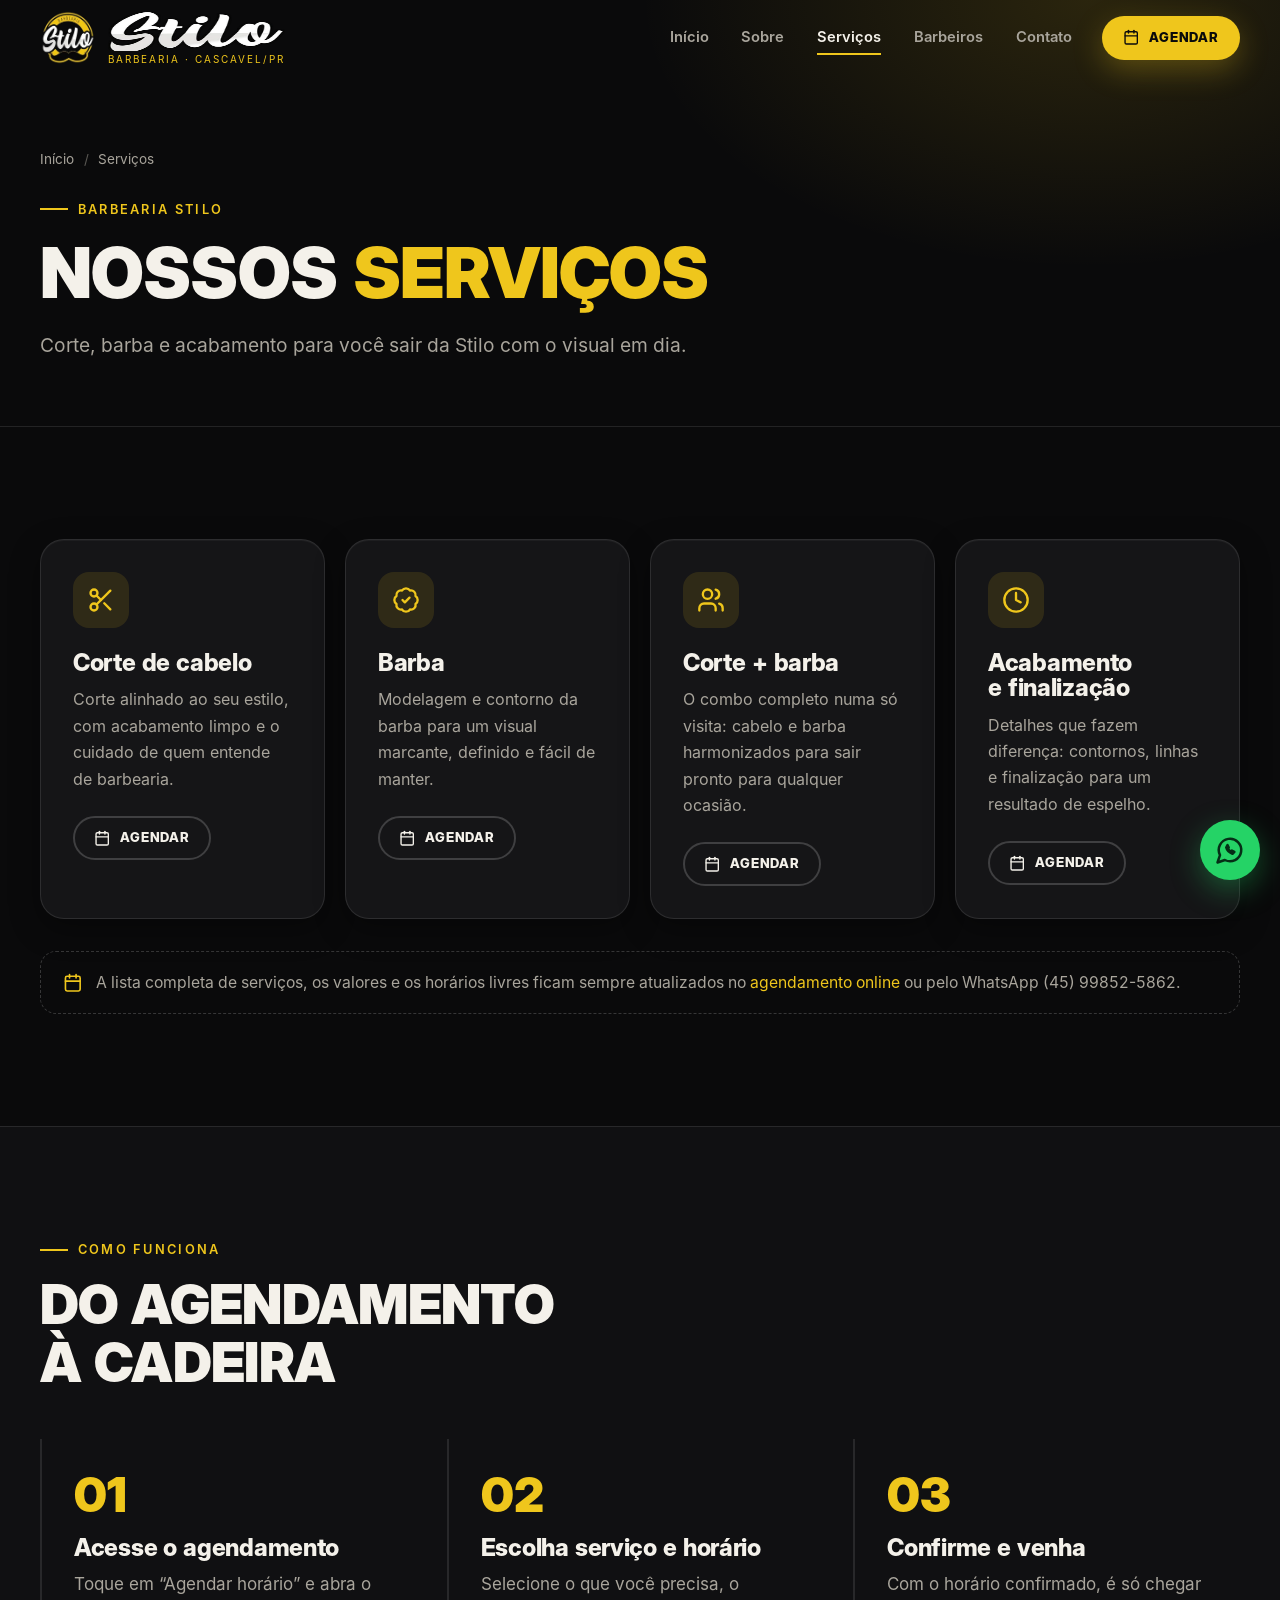
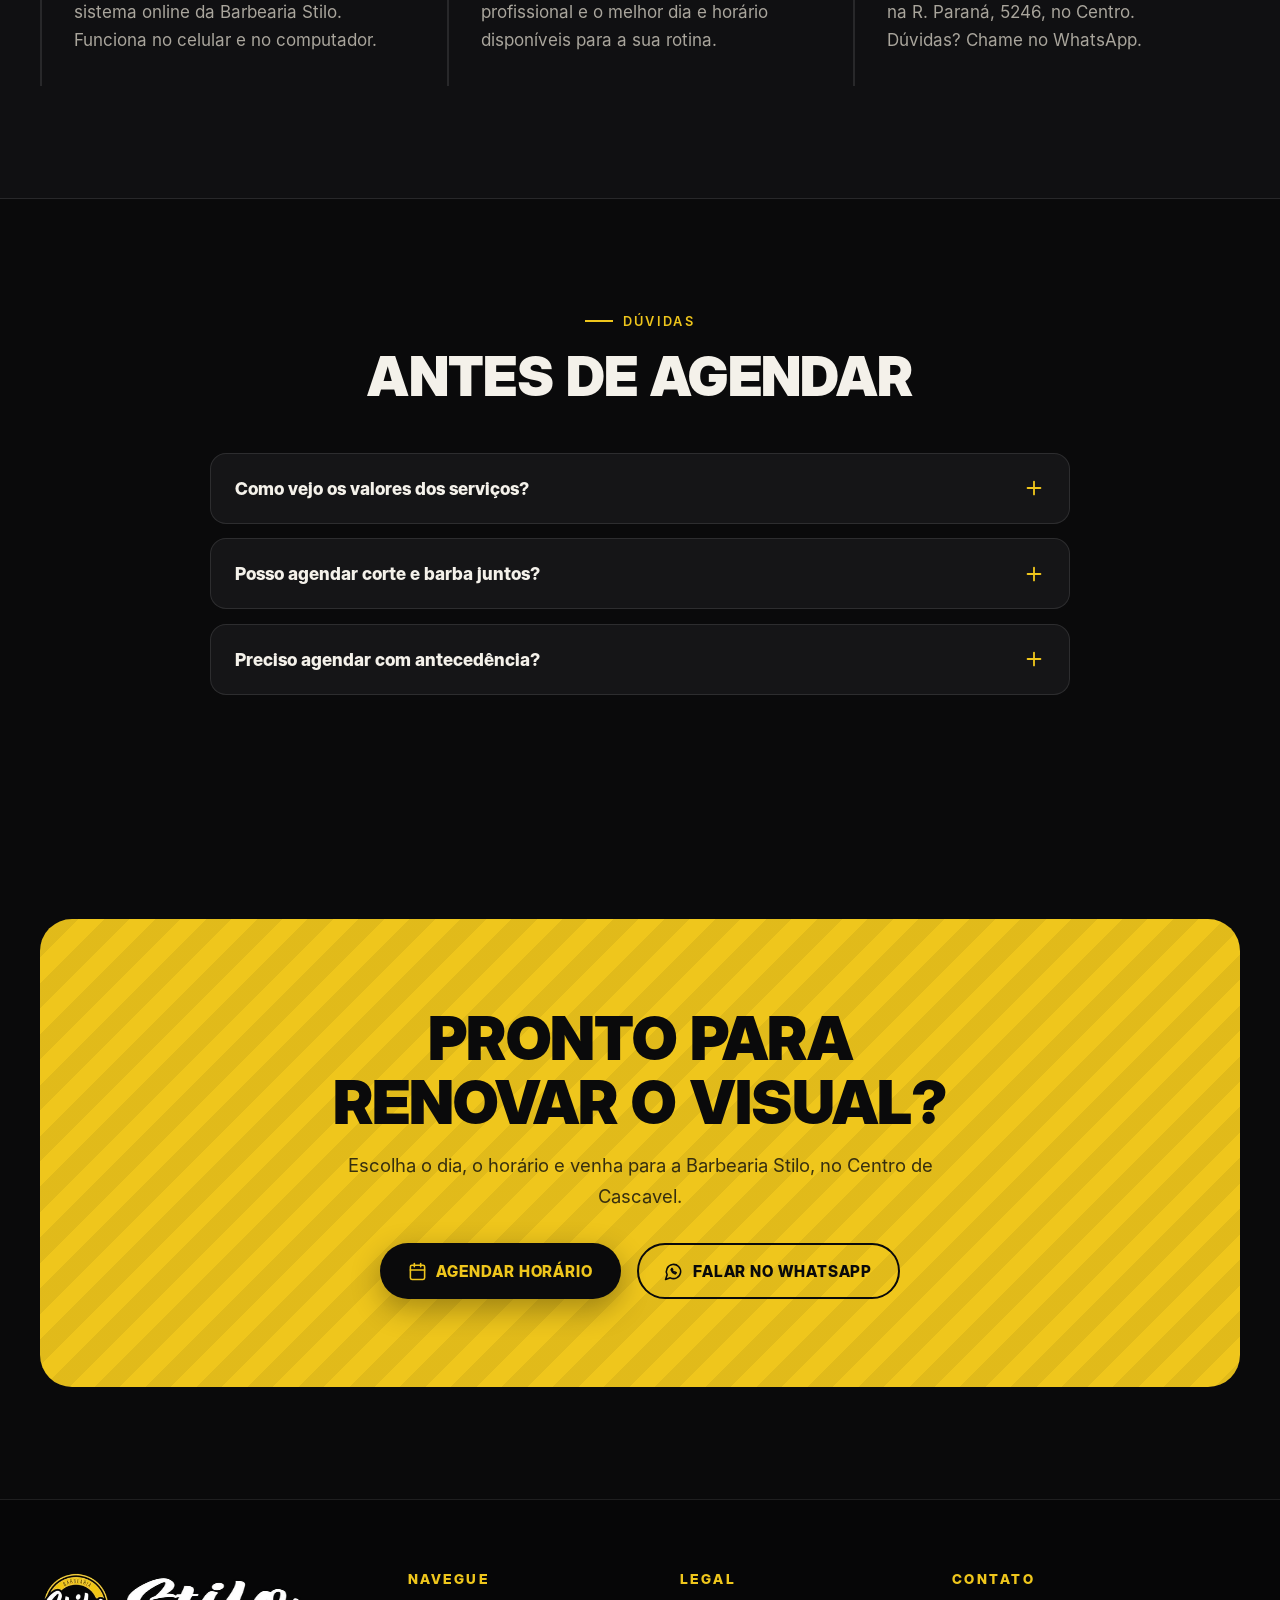
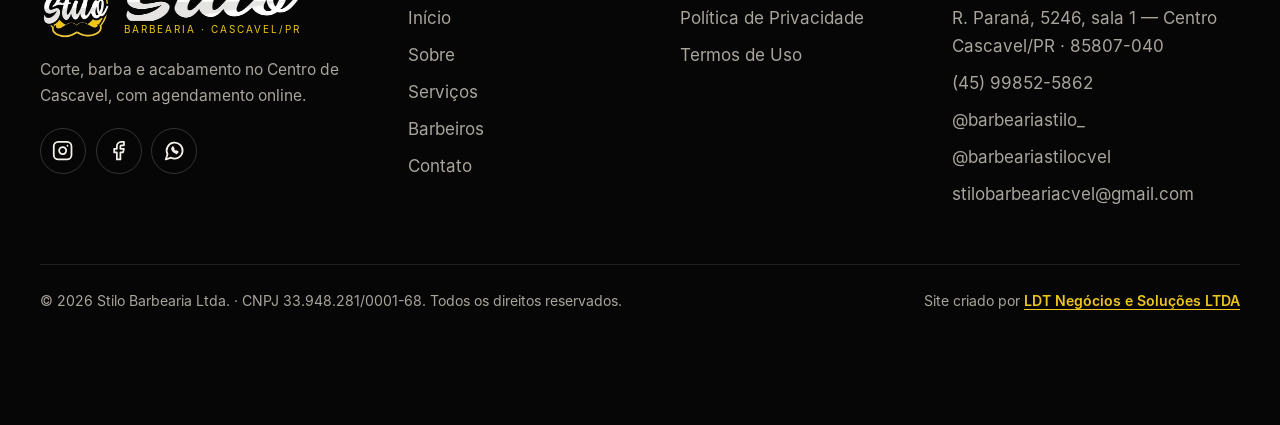
<file: servicos/index.html>
<!doctype html>
<html lang="pt-BR">
<head>
<meta charset="utf-8">
<meta name="viewport" content="width=device-width,initial-scale=1">
<title>Serviços | Corte, Barba e Acabamento em Cascavel/PR — Stilo</title>
<meta name="description" content="Corte de cabelo, barba, corte + barba e acabamento na Barbearia Stilo, Centro de Cascavel/PR. Veja os serviços e agende seu horário online.">
<meta name="theme-color" content="#0a0a0b">
<meta name="robots" content="index,follow,max-image-preview:large">
<meta property="og:type" content="website">
<meta property="og:locale" content="pt_BR">
<meta property="og:site_name" content="Barbearia Stilo">
<meta property="og:title" content="Serviços | Corte, Barba e Acabamento em Cascavel/PR — Stilo">
<meta property="og:description" content="Corte de cabelo, barba, corte + barba e acabamento na Barbearia Stilo, Centro de Cascavel/PR. Veja os serviços e agende seu horário online.">
<meta name="twitter:card" content="summary_large_image">
<meta name="twitter:title" content="Serviços | Corte, Barba e Acabamento em Cascavel/PR — Stilo">
<meta name="twitter:description" content="Corte de cabelo, barba, corte + barba e acabamento na Barbearia Stilo, Centro de Cascavel/PR. Veja os serviços e agende seu horário online.">
<!--LDT:DOMAIN--><!--/LDT:DOMAIN-->
<link rel="icon" type="image/png" href="/assets/img/favicon.png">
<link rel="apple-touch-icon" href="/assets/img/apple-touch-icon.png">
<link rel="preload" href="/assets/fonts/inter-400.woff" as="font" type="font/woff" crossorigin>
<link rel="preload" href="/assets/fonts/display-900.woff" as="font" type="font/woff" crossorigin>
<link rel="stylesheet" href="/assets/css/styles.css">
<script>document.documentElement.classList.add("js")</script>
<script type="application/ld+json">{"@context":"https://schema.org","@type":"BarberShop","name":"Barbearia Stilo","legalName":"Stilo Barbearia Ltda","taxID":"33.948.281/0001-68","email":"stilobarbeariacvel@gmail.com","description":"Barbearia no Centro de Cascavel/PR: corte de cabelo, barba e acabamento com agendamento online.","telephone":"+5545998525862","address":{"@type":"PostalAddress","streetAddress":"R. Paraná, 5246, sala 1","addressLocality":"Cascavel","addressRegion":"PR","postalCode":"85807-040","addressCountry":"BR"},"geo":{"@type":"GeoCoordinates","latitude":-24.9530159,"longitude":-53.4817442},"hasMap":"https://www.google.com/maps/place/R.+Paran%C3%A1,+5246+-+Centro,+Cascavel+-+PR,+85807-040/@-24.9530159,-53.4843191,17z/data=!3m1!4b1!4m6!3m5!1s0x94f3d6ab9aa98d45:0x4797f9184e883544!8m2!3d-24.9530159!4d-53.4817442!16s%2Fg%2F11c4ys_f6f","areaServed":"Cascavel, PR","sameAs":["https://www.instagram.com/barbeariastilo_/","https://www.facebook.com/barbeariastilocvel"],"potentialAction":{"@type":"ReserveAction","target":"https://sites.appbarber.com.br/barbeariastilo-45gt","name":"Agendar horário"}}</script>
<script type="application/ld+json">{"@context":"https://schema.org","@type":"BreadcrumbList","itemListElement":[{"@type":"ListItem","position":1,"name":"Início"},{"@type":"ListItem","position":2,"name":"Serviços"}]}</script>
<script type="application/ld+json">{"@context":"https://schema.org","@type":"FAQPage","mainEntity":[{"@type":"Question","name":"Como vejo os valores dos serviços?","acceptedAnswer":{"@type":"Answer","text":"Os valores ficam atualizados no agendamento online. Você também pode perguntar pelo WhatsApp antes de marcar."}},{"@type":"Question","name":"Posso agendar corte e barba juntos?","acceptedAnswer":{"@type":"Answer","text":"Sim. Se o combo estiver disponível no agendamento online, é só selecioná-lo; em caso de dúvida, confirme pelo WhatsApp."}},{"@type":"Question","name":"Preciso agendar com antecedência?","acceptedAnswer":{"@type":"Answer","text":"O agendamento online mostra os horários livres em tempo real. Agendar com antecedência ajuda a garantir o melhor horário para você."}}]}</script>
</head>
<body>
<a class="skip" href="#conteudo">Ir para o conteúdo</a>
<header class="header">
<div class="container">
<a class="brand" href="/" aria-label="Barbearia Stilo — página inicial">
<img src="/assets/img/logo-badge-sm.webp" width="128" height="119" alt="">
<span class="brand-text"><img class="wordmark" src="/assets/img/stilo-wordmark.webp" width="240" height="118" alt=""><small>Barbearia · Cascavel/PR</small></span>
</a>
<nav class="nav" id="nav" aria-label="Principal"><a href="/">Início</a><a href="/sobre/">Sobre</a><a href="/servicos/" aria-current="page">Serviços</a><a href="/barbeiros/">Barbeiros</a><a href="/contato/">Contato</a><a class="btn btn-primary btn-sm" href="https://sites.appbarber.com.br/barbeariastilo-45gt" target="_blank" rel="noopener noreferrer"><svg class="icon " aria-hidden="true" focusable="false"><use href="/assets/img/icons.svg#i-calendar"/></svg>Agendar<span class="sr-only"> (abre em nova aba)</span></a></nav>
<button class="menu-toggle" type="button" aria-expanded="false" aria-controls="nav" aria-label="Abrir menu">
<svg class="icon i-open" aria-hidden="true"><use href="/assets/img/icons.svg#i-menu"/></svg>
<svg class="icon i-close" aria-hidden="true"><use href="/assets/img/icons.svg#i-x"/></svg>
</button>
</div>
</header>
<noscript><style>@media(max-width:900px){.nav{transform:none!important;visibility:visible!important;position:static!important;flex-direction:row!important;flex-wrap:wrap;padding-top:calc(var(--header-h) + 1rem)}.menu-toggle{display:none!important}}</style></noscript>
<main id="conteudo">
<section class="page-hero">
<div class="container">
<ol class="crumbs" aria-label="Você está em"><li><a href="/">Início</a></li><li aria-current="page">Serviços</li></ol>
<span class="eyebrow">Barbearia Stilo</span>
<h1>Nossos <span class='gold'>serviços</span></h1>
<p class="lead">Corte, barba e acabamento para você sair da Stilo com o visual em dia.</p>
</div>
</section>

<section class="section" aria-labelledby="sv1">
<div class="container">
<h2 id="sv1" class="sr-only">Lista de serviços</h2>
<div class="grid grid-4"><article class="card reveal" style="--d:0ms"><div class="ico"><svg class="icon " aria-hidden="true" focusable="false"><use href="/assets/img/icons.svg#i-scissors"/></svg></div><h3 class="h-md">Corte de cabelo</h3><p>Corte alinhado ao seu estilo, com acabamento limpo e o cuidado de quem entende de barbearia.</p><a class="btn btn-ghost btn-sm" href="https://sites.appbarber.com.br/barbeariastilo-45gt" target="_blank" rel="noopener noreferrer"><svg class="icon " aria-hidden="true" focusable="false"><use href="/assets/img/icons.svg#i-calendar"/></svg>Agendar<span class="sr-only"> (abre em nova aba)</span></a></article><article class="card reveal" style="--d:90ms"><div class="ico"><svg class="icon " aria-hidden="true" focusable="false"><use href="/assets/img/icons.svg#i-badge"/></svg></div><h3 class="h-md">Barba</h3><p>Modelagem e contorno da barba para um visual marcante, definido e fácil de manter.</p><a class="btn btn-ghost btn-sm" href="https://sites.appbarber.com.br/barbeariastilo-45gt" target="_blank" rel="noopener noreferrer"><svg class="icon " aria-hidden="true" focusable="false"><use href="/assets/img/icons.svg#i-calendar"/></svg>Agendar<span class="sr-only"> (abre em nova aba)</span></a></article><article class="card reveal" style="--d:180ms"><div class="ico"><svg class="icon " aria-hidden="true" focusable="false"><use href="/assets/img/icons.svg#i-users"/></svg></div><h3 class="h-md">Corte + barba</h3><p>O combo completo numa só visita: cabelo e barba harmonizados para sair pronto para qualquer ocasião.</p><a class="btn btn-ghost btn-sm" href="https://sites.appbarber.com.br/barbeariastilo-45gt" target="_blank" rel="noopener noreferrer"><svg class="icon " aria-hidden="true" focusable="false"><use href="/assets/img/icons.svg#i-calendar"/></svg>Agendar<span class="sr-only"> (abre em nova aba)</span></a></article><article class="card reveal" style="--d:270ms"><div class="ico"><svg class="icon " aria-hidden="true" focusable="false"><use href="/assets/img/icons.svg#i-clock"/></svg></div><h3 class="h-md">Acabamento e finalização</h3><p>Detalhes que fazem diferença: contornos, linhas e finalização para um resultado de espelho.</p><a class="btn btn-ghost btn-sm" href="https://sites.appbarber.com.br/barbeariastilo-45gt" target="_blank" rel="noopener noreferrer"><svg class="icon " aria-hidden="true" focusable="false"><use href="/assets/img/icons.svg#i-calendar"/></svg>Agendar<span class="sr-only"> (abre em nova aba)</span></a></article></div>
<p class="note"><svg class="icon " aria-hidden="true" focusable="false"><use href="/assets/img/icons.svg#i-calendar"/></svg><span>A lista completa de serviços, os valores e os horários livres ficam sempre atualizados no <a class="gold" href="https://sites.appbarber.com.br/barbeariastilo-45gt" target="_blank" rel="noopener noreferrer">agendamento online</a> ou pelo WhatsApp (45) 99852-5862.</span></p>
</div>
</section>
<section class="section section-alt" aria-labelledby="sv2">
<div class="container">
<div class="section-head reveal" style="--d:0ms"><span class="eyebrow">Como funciona</span><h2 id="sv2" class="h-lg">Do agendamento à cadeira</h2></div>
<div class="grid grid-3 steps">
<div class="step reveal" style="--d:0ms"><h3 class="h-md">Acesse o agendamento</h3><p>Toque em “Agendar horário” e abra o sistema online da Barbearia Stilo. Funciona no celular e no computador.</p></div>
<div class="step reveal" style="--d:90ms"><h3 class="h-md">Escolha serviço e horário</h3><p>Selecione o que você precisa, o profissional e o melhor dia e horário disponíveis para a sua rotina.</p></div>
<div class="step reveal" style="--d:180ms"><h3 class="h-md">Confirme e venha</h3><p>Com o horário confirmado, é só chegar na R. Paraná, 5246, no Centro. Dúvidas? Chame no WhatsApp.</p></div>
</div>
</div>
</section>
<section class="section" aria-labelledby="sv3">
<div class="container">
<div class="section-head center reveal" style="--d:0ms"><span class="eyebrow">Dúvidas</span><h2 id="sv3" class="h-lg">Antes de agendar</h2></div>
<div class="faq"><details class="reveal" style="--d:0ms"><summary>Como vejo os valores dos serviços?<svg class="icon " aria-hidden="true" focusable="false"><use href="/assets/img/icons.svg#i-plus"/></svg></summary><div class="answer"><p>Os valores ficam atualizados no agendamento online. Você também pode perguntar pelo WhatsApp antes de marcar.</p></div></details><details class="reveal" style="--d:90ms"><summary>Posso agendar corte e barba juntos?<svg class="icon " aria-hidden="true" focusable="false"><use href="/assets/img/icons.svg#i-plus"/></svg></summary><div class="answer"><p>Sim. Se o combo estiver disponível no agendamento online, é só selecioná-lo; em caso de dúvida, confirme pelo WhatsApp.</p></div></details><details class="reveal" style="--d:180ms"><summary>Preciso agendar com antecedência?<svg class="icon " aria-hidden="true" focusable="false"><use href="/assets/img/icons.svg#i-plus"/></svg></summary><div class="answer"><p>O agendamento online mostra os horários livres em tempo real. Agendar com antecedência ajuda a garantir o melhor horário para você.</p></div></details></div>
</div>
</section>
<section class="section" aria-labelledby="cta-t">
<div class="container">
<div class="cta reveal" style="--d:0ms">
<h2 id="cta-t">Pronto para renovar o visual?</h2>
<p>Escolha o dia, o horário e venha para a Barbearia Stilo, no Centro de Cascavel.</p>
<div class="cta-actions"><a class="btn btn-dark" href="https://sites.appbarber.com.br/barbeariastilo-45gt" target="_blank" rel="noopener noreferrer"><svg class="icon " aria-hidden="true" focusable="false"><use href="/assets/img/icons.svg#i-calendar"/></svg>Agendar horário<span class="sr-only"> (abre em nova aba)</span></a><a class="btn btn-outline-dark" href="https://wa.me/5545998525862?text=Ol%C3%A1!%20Vim%20pelo%20site%20da%20Barbearia%20Stilo%20e%20gostaria%20de%20agendar%20um%20hor%C3%A1rio." target="_blank" rel="noopener noreferrer"><svg class="icon " aria-hidden="true" focusable="false"><use href="/assets/img/icons.svg#i-whatsapp"/></svg>Falar no WhatsApp<span class="sr-only"> (abre em nova aba)</span></a></div>
</div>
</div>
</section>
</main>
<footer class="footer">
<div class="container">
<div class="footer-grid">
<div>
<a class="brand" href="/" aria-label="Barbearia Stilo — início"><img src="/assets/img/logo-badge-sm.webp" width="128" height="119" alt=""><span class="brand-text"><img class="wordmark" src="/assets/img/stilo-wordmark.webp" width="240" height="118" alt=""><small>Barbearia · Cascavel/PR</small></span></a>
<p class="footer-about">Corte, barba e acabamento no Centro de Cascavel, com agendamento online.</p>
<div class="socials">
<a class="" href="https://www.instagram.com/barbeariastilo_/" target="_blank" rel="noopener noreferrer" aria-label="Instagram da Barbearia Stilo"><svg class="icon " aria-hidden="true" focusable="false"><use href="/assets/img/icons.svg#i-instagram"/></svg></a>
<a class="" href="https://www.facebook.com/barbeariastilocvel" target="_blank" rel="noopener noreferrer" aria-label="Facebook da Barbearia Stilo"><svg class="icon " aria-hidden="true" focusable="false"><use href="/assets/img/icons.svg#i-facebook"/></svg></a>
<a class="" href="https://wa.me/5545998525862?text=Ol%C3%A1!%20Vim%20pelo%20site%20da%20Barbearia%20Stilo%20e%20gostaria%20de%20agendar%20um%20hor%C3%A1rio." target="_blank" rel="noopener noreferrer" aria-label="WhatsApp da Barbearia Stilo"><svg class="icon " aria-hidden="true" focusable="false"><use href="/assets/img/icons.svg#i-whatsapp"/></svg></a>
</div>
</div>
<div>
<h4>Navegue</h4>
<ul><li><a href="/">Início</a></li><li><a href="/sobre/">Sobre</a></li><li><a href="/servicos/">Serviços</a></li><li><a href="/barbeiros/">Barbeiros</a></li><li><a href="/contato/">Contato</a></li></ul>
</div>
<div>
<h4>Legal</h4>
<ul>
<li><a href="/politica-de-privacidade/">Política de Privacidade</a></li>
<li><a href="/termos-de-uso/">Termos de Uso</a></li>
</ul>
</div>
<div>
<h4>Contato</h4>
<ul>
<li><a class="" href="https://www.google.com/maps/place/R.+Paran%C3%A1,+5246+-+Centro,+Cascavel+-+PR,+85807-040/@-24.9530159,-53.4843191,17z/data=!3m1!4b1!4m6!3m5!1s0x94f3d6ab9aa98d45:0x4797f9184e883544!8m2!3d-24.9530159!4d-53.4817442!16s%2Fg%2F11c4ys_f6f" target="_blank" rel="noopener noreferrer">R. Paraná, 5246, sala 1 — Centro<br>Cascavel/PR · 85807-040</a></li>
<li><a class="" href="https://wa.me/5545998525862?text=Ol%C3%A1!%20Vim%20pelo%20site%20da%20Barbearia%20Stilo%20e%20gostaria%20de%20agendar%20um%20hor%C3%A1rio." target="_blank" rel="noopener noreferrer">(45) 99852-5862</a></li>
<li><a class="" href="https://www.instagram.com/barbeariastilo_/" target="_blank" rel="noopener noreferrer">@barbeariastilo_</a></li>
<li><a class="" href="https://www.facebook.com/barbeariastilocvel" target="_blank" rel="noopener noreferrer">@barbeariastilocvel</a></li>
<li><a href="mailto:stilobarbeariacvel@gmail.com">stilobarbeariacvel@gmail.com</a></li>
</ul>
</div>
</div>
<div class="footer-bottom">
<span>© <span data-year>2026</span> Stilo Barbearia Ltda. · CNPJ 33.948.281/0001-68. Todos os direitos reservados.</span>
<span>Site criado por <a class="credit" href="https://ldtnegociosesolucoes.com" target="_blank" rel="noopener">LDT Negócios e Soluções LTDA</a></span>
</div>
</div>
</footer>
<div class="dock"><a class="btn btn-primary" href="https://sites.appbarber.com.br/barbeariastilo-45gt" target="_blank" rel="noopener noreferrer"><svg class="icon " aria-hidden="true" focusable="false"><use href="/assets/img/icons.svg#i-calendar"/></svg>Agendar<span class="sr-only"> (abre em nova aba)</span></a><a class="btn btn-ghost" href="https://wa.me/5545998525862?text=Ol%C3%A1!%20Vim%20pelo%20site%20da%20Barbearia%20Stilo%20e%20gostaria%20de%20agendar%20um%20hor%C3%A1rio." target="_blank" rel="noopener noreferrer"><svg class="icon " aria-hidden="true" focusable="false"><use href="/assets/img/icons.svg#i-whatsapp"/></svg>WhatsApp<span class="sr-only"> (abre em nova aba)</span></a></div>
<a class="fab" href="https://wa.me/5545998525862?text=Ol%C3%A1!%20Vim%20pelo%20site%20da%20Barbearia%20Stilo%20e%20gostaria%20de%20agendar%20um%20hor%C3%A1rio." target="_blank" rel="noopener noreferrer" aria-label="Chamar no WhatsApp (abre em nova aba)"><svg class="icon " aria-hidden="true" focusable="false"><use href="/assets/img/icons.svg#i-whatsapp"/></svg></a>
<script src="/assets/js/config.js"></script>
<script src="/assets/js/main.js" defer></script>
</body>
</html>
</file>
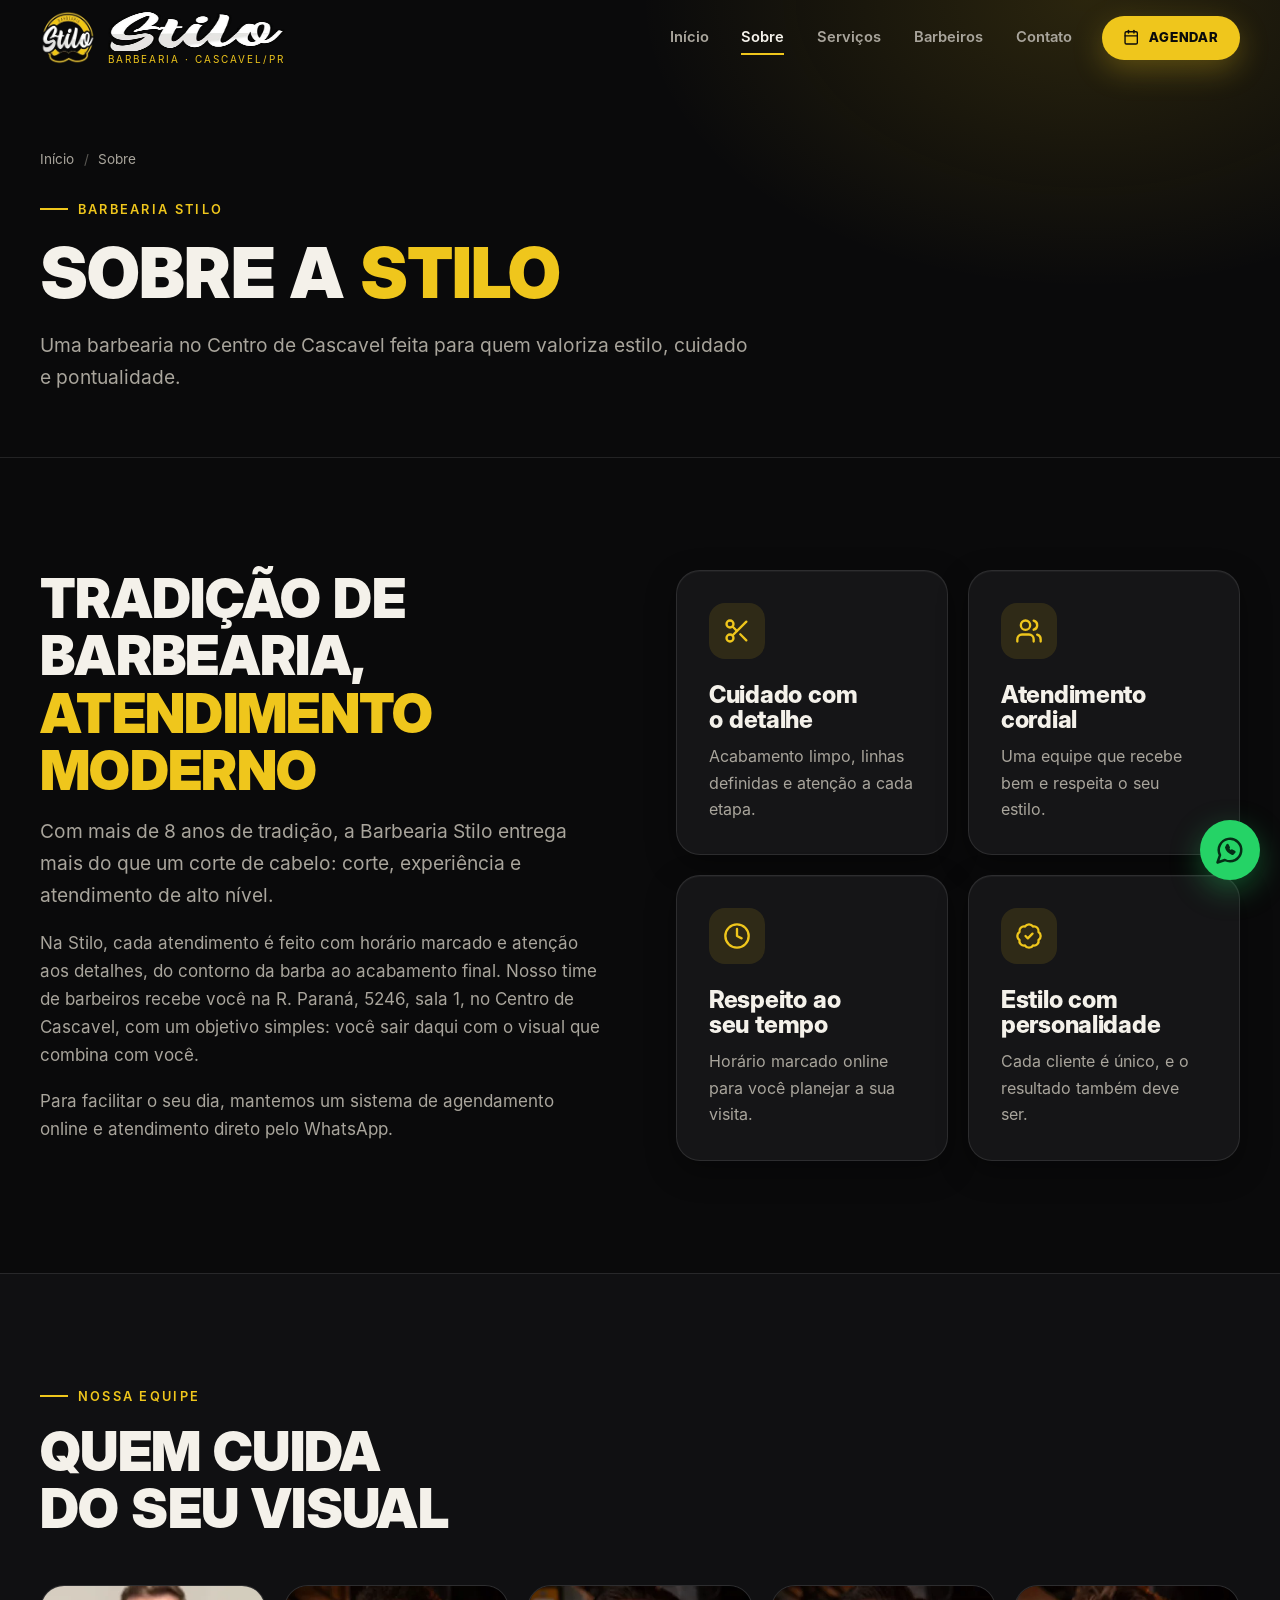
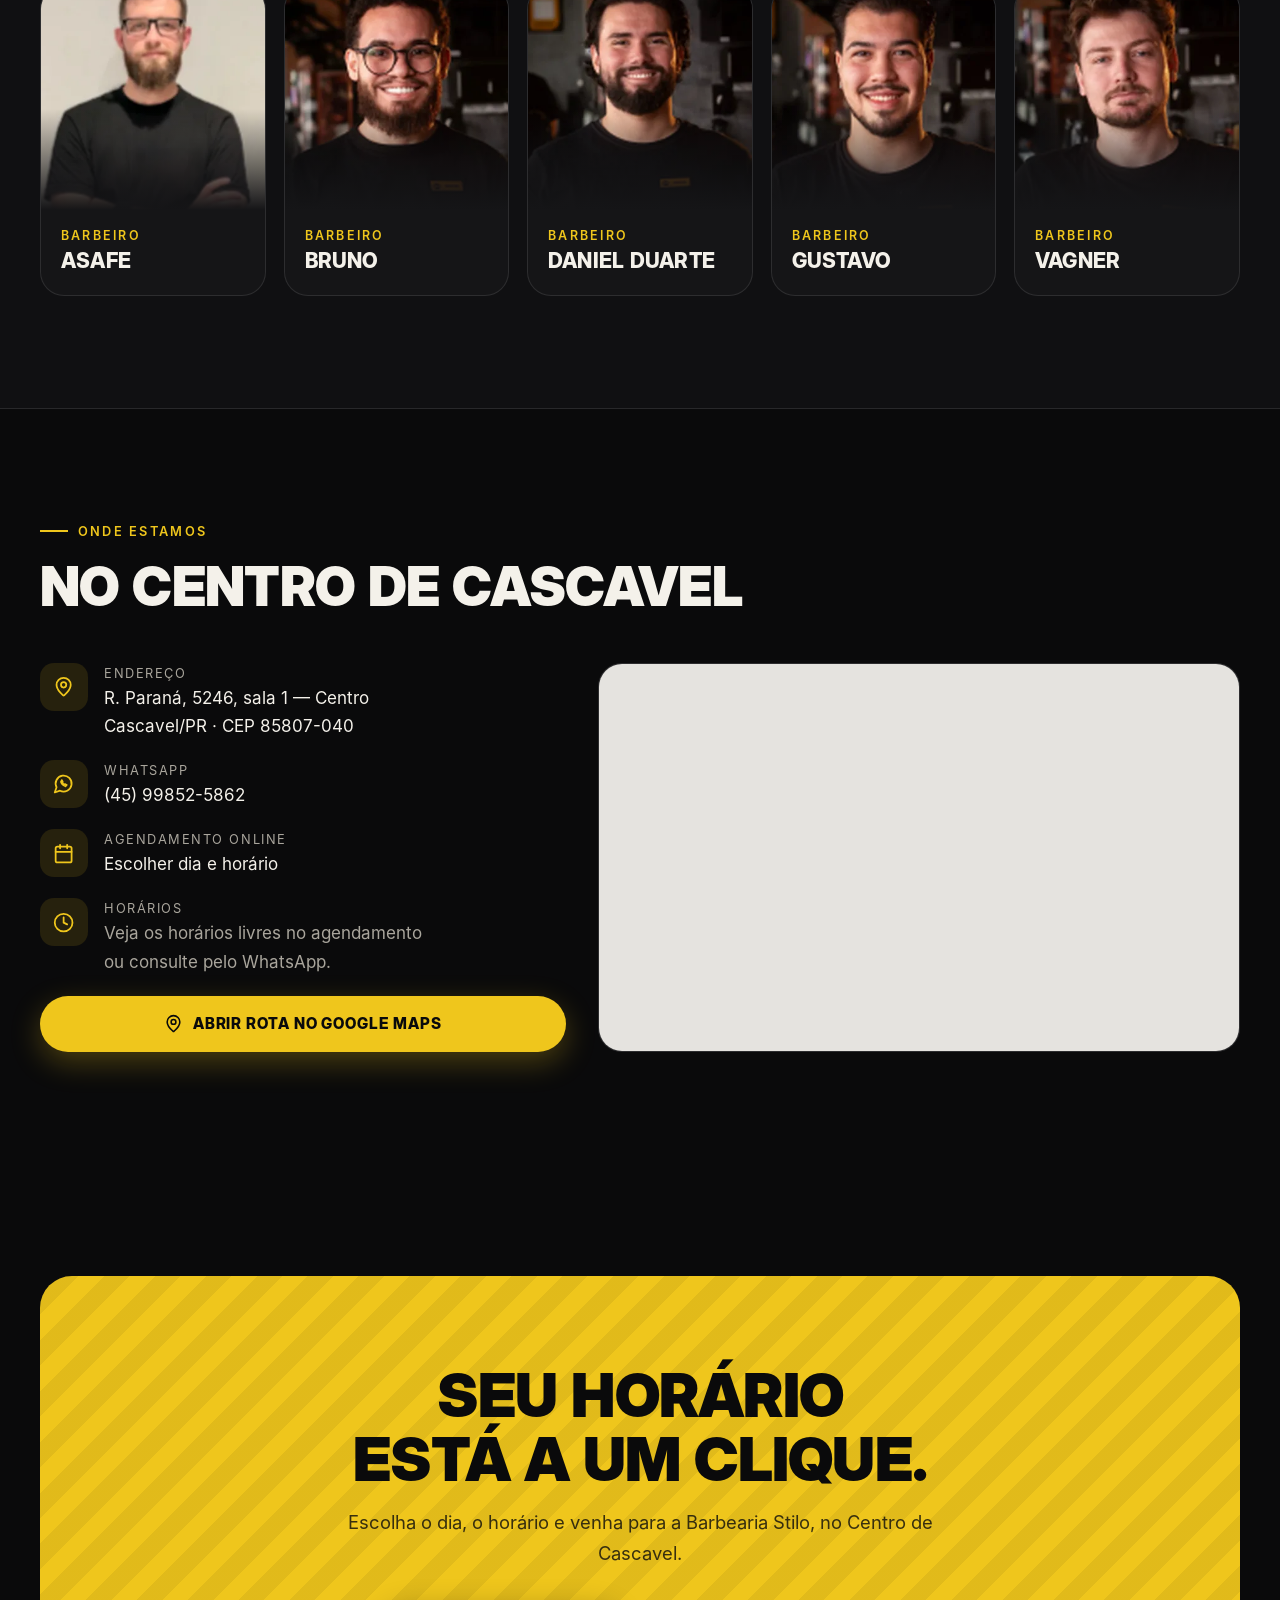
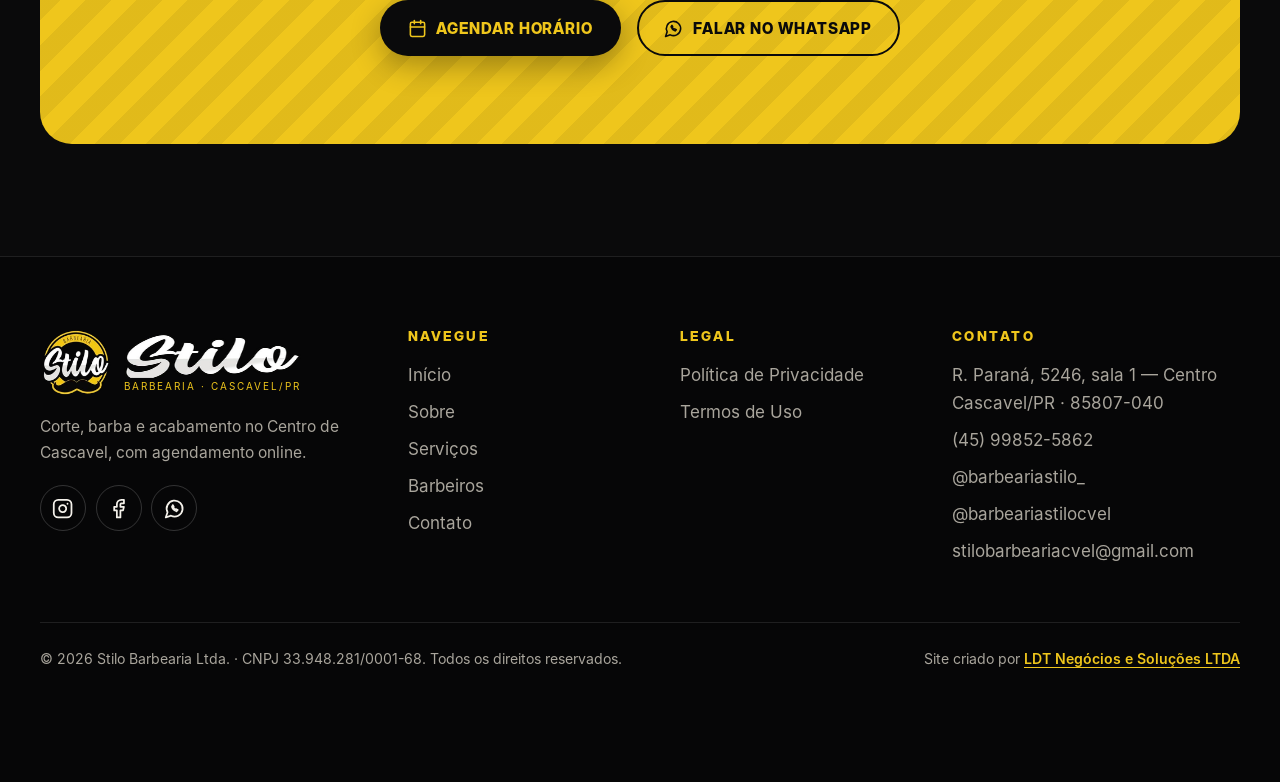
<file: sobre/index.html>
<!doctype html>
<html lang="pt-BR">
<head>
<meta charset="utf-8">
<meta name="viewport" content="width=device-width,initial-scale=1">
<title>Sobre a Barbearia Stilo | Barbearia no Centro de Cascavel/PR</title>
<meta name="description" content="Conheça a Barbearia Stilo, barbearia no Centro de Cascavel/PR com equipe de 5 barbeiros e agendamento online. Corte, barba e atendimento com estilo.">
<meta name="theme-color" content="#0a0a0b">
<meta name="robots" content="index,follow,max-image-preview:large">
<meta property="og:type" content="website">
<meta property="og:locale" content="pt_BR">
<meta property="og:site_name" content="Barbearia Stilo">
<meta property="og:title" content="Sobre a Barbearia Stilo | Barbearia no Centro de Cascavel/PR">
<meta property="og:description" content="Conheça a Barbearia Stilo, barbearia no Centro de Cascavel/PR com equipe de 5 barbeiros e agendamento online. Corte, barba e atendimento com estilo.">
<meta name="twitter:card" content="summary_large_image">
<meta name="twitter:title" content="Sobre a Barbearia Stilo | Barbearia no Centro de Cascavel/PR">
<meta name="twitter:description" content="Conheça a Barbearia Stilo, barbearia no Centro de Cascavel/PR com equipe de 5 barbeiros e agendamento online. Corte, barba e atendimento com estilo.">
<!--LDT:DOMAIN--><!--/LDT:DOMAIN-->
<link rel="icon" type="image/png" href="/assets/img/favicon.png">
<link rel="apple-touch-icon" href="/assets/img/apple-touch-icon.png">
<link rel="preload" href="/assets/fonts/inter-400.woff" as="font" type="font/woff" crossorigin>
<link rel="preload" href="/assets/fonts/display-900.woff" as="font" type="font/woff" crossorigin>
<link rel="stylesheet" href="/assets/css/styles.css">
<script>document.documentElement.classList.add("js")</script>
<script type="application/ld+json">{"@context":"https://schema.org","@type":"BarberShop","name":"Barbearia Stilo","legalName":"Stilo Barbearia Ltda","taxID":"33.948.281/0001-68","email":"stilobarbeariacvel@gmail.com","description":"Barbearia no Centro de Cascavel/PR: corte de cabelo, barba e acabamento com agendamento online.","telephone":"+5545998525862","address":{"@type":"PostalAddress","streetAddress":"R. Paraná, 5246, sala 1","addressLocality":"Cascavel","addressRegion":"PR","postalCode":"85807-040","addressCountry":"BR"},"geo":{"@type":"GeoCoordinates","latitude":-24.9530159,"longitude":-53.4817442},"hasMap":"https://www.google.com/maps/place/R.+Paran%C3%A1,+5246+-+Centro,+Cascavel+-+PR,+85807-040/@-24.9530159,-53.4843191,17z/data=!3m1!4b1!4m6!3m5!1s0x94f3d6ab9aa98d45:0x4797f9184e883544!8m2!3d-24.9530159!4d-53.4817442!16s%2Fg%2F11c4ys_f6f","areaServed":"Cascavel, PR","sameAs":["https://www.instagram.com/barbeariastilo_/","https://www.facebook.com/barbeariastilocvel"],"potentialAction":{"@type":"ReserveAction","target":"https://sites.appbarber.com.br/barbeariastilo-45gt","name":"Agendar horário"}}</script>
<script type="application/ld+json">{"@context":"https://schema.org","@type":"BreadcrumbList","itemListElement":[{"@type":"ListItem","position":1,"name":"Início"},{"@type":"ListItem","position":2,"name":"Sobre"}]}</script>
</head>
<body>
<a class="skip" href="#conteudo">Ir para o conteúdo</a>
<header class="header">
<div class="container">
<a class="brand" href="/" aria-label="Barbearia Stilo — página inicial">
<img src="/assets/img/logo-badge-sm.webp" width="128" height="119" alt="">
<span class="brand-text"><img class="wordmark" src="/assets/img/stilo-wordmark.webp" width="240" height="118" alt=""><small>Barbearia · Cascavel/PR</small></span>
</a>
<nav class="nav" id="nav" aria-label="Principal"><a href="/">Início</a><a href="/sobre/" aria-current="page">Sobre</a><a href="/servicos/">Serviços</a><a href="/barbeiros/">Barbeiros</a><a href="/contato/">Contato</a><a class="btn btn-primary btn-sm" href="https://sites.appbarber.com.br/barbeariastilo-45gt" target="_blank" rel="noopener noreferrer"><svg class="icon " aria-hidden="true" focusable="false"><use href="/assets/img/icons.svg#i-calendar"/></svg>Agendar<span class="sr-only"> (abre em nova aba)</span></a></nav>
<button class="menu-toggle" type="button" aria-expanded="false" aria-controls="nav" aria-label="Abrir menu">
<svg class="icon i-open" aria-hidden="true"><use href="/assets/img/icons.svg#i-menu"/></svg>
<svg class="icon i-close" aria-hidden="true"><use href="/assets/img/icons.svg#i-x"/></svg>
</button>
</div>
</header>
<noscript><style>@media(max-width:900px){.nav{transform:none!important;visibility:visible!important;position:static!important;flex-direction:row!important;flex-wrap:wrap;padding-top:calc(var(--header-h) + 1rem)}.menu-toggle{display:none!important}}</style></noscript>
<main id="conteudo">
<section class="page-hero">
<div class="container">
<ol class="crumbs" aria-label="Você está em"><li><a href="/">Início</a></li><li aria-current="page">Sobre</li></ol>
<span class="eyebrow">Barbearia Stilo</span>
<h1>Sobre a <span class='gold'>Stilo</span></h1>
<p class="lead">Uma barbearia no Centro de Cascavel feita para quem valoriza estilo, cuidado e pontualidade.</p>
</div>
</section>

<section class="section" aria-labelledby="s1">
<div class="container split split-top">
<div class="prose-stack reveal" style="--d:0ms">
<h2 id="s1" class="h-lg">Tradição de barbearia, <span class="gold">atendimento moderno</span></h2>
<p class="lead">Com mais de 8 anos de tradição, a Barbearia Stilo entrega mais do que um corte de cabelo: corte, experiência e atendimento de alto nível.</p>
<p class="muted">Na Stilo, cada atendimento é feito com horário marcado e atenção aos detalhes, do contorno da barba ao acabamento final. Nosso time de barbeiros recebe você na R. Paraná, 5246, sala 1, no Centro de Cascavel, com um objetivo simples: você sair daqui com o visual que combina com você.</p>
<p class="muted">Para facilitar o seu dia, mantemos um sistema de agendamento online e atendimento direto pelo WhatsApp.</p>
</div>
<div class="grid grid-2 reveal" style="--d:90ms">
<div class="card"><div class="ico"><svg class="icon " aria-hidden="true" focusable="false"><use href="/assets/img/icons.svg#i-scissors"/></svg></div><h3 class="h-md">Cuidado com o detalhe</h3><p>Acabamento limpo, linhas definidas e atenção a cada etapa.</p></div>
<div class="card"><div class="ico"><svg class="icon " aria-hidden="true" focusable="false"><use href="/assets/img/icons.svg#i-users"/></svg></div><h3 class="h-md">Atendimento cordial</h3><p>Uma equipe que recebe bem e respeita o seu estilo.</p></div>
<div class="card"><div class="ico"><svg class="icon " aria-hidden="true" focusable="false"><use href="/assets/img/icons.svg#i-clock"/></svg></div><h3 class="h-md">Respeito ao seu tempo</h3><p>Horário marcado online para você planejar a sua visita.</p></div>
<div class="card"><div class="ico"><svg class="icon " aria-hidden="true" focusable="false"><use href="/assets/img/icons.svg#i-badge"/></svg></div><h3 class="h-md">Estilo com personalidade</h3><p>Cada cliente é único, e o resultado também deve ser.</p></div>
</div>
</div>
</section>

<section class="section section-alt" aria-labelledby="s2">
<div class="container">
<div class="section-head reveal" style="--d:0ms"><span class="eyebrow">Nossa equipe</span><h2 id="s2" class="h-lg">Quem cuida do seu visual</h2></div>
<div class="team"><article class="barber reveal" style="--d:0ms">
<figure><img src="/assets/img/equipe/asafe.webp" width="360" height="360" loading="lazy" decoding="async" alt="Retrato de Asafe, barbeiro da Barbearia Stilo"></figure>
<div class="barber-body">
<span class="role">Barbeiro</span>
<h3>Asafe</h3>

</div>
</article><article class="barber reveal" style="--d:90ms">
<figure><img src="/assets/img/equipe/bruno.webp" width="360" height="360" loading="lazy" decoding="async" alt="Retrato de Bruno, barbeiro da Barbearia Stilo"></figure>
<div class="barber-body">
<span class="role">Barbeiro</span>
<h3>Bruno</h3>

</div>
</article><article class="barber reveal" style="--d:180ms">
<figure><img src="/assets/img/equipe/daniel.webp" width="360" height="360" loading="lazy" decoding="async" alt="Retrato de Daniel Duarte, barbeiro da Barbearia Stilo"></figure>
<div class="barber-body">
<span class="role">Barbeiro</span>
<h3>Daniel Duarte</h3>

</div>
</article><article class="barber reveal" style="--d:270ms">
<figure><img src="/assets/img/equipe/gustavo.webp" width="360" height="360" loading="lazy" decoding="async" alt="Retrato de Gustavo, barbeiro da Barbearia Stilo"></figure>
<div class="barber-body">
<span class="role">Barbeiro</span>
<h3>Gustavo</h3>

</div>
</article><article class="barber reveal" style="--d:360ms">
<figure><img src="/assets/img/equipe/vagner.webp" width="360" height="360" loading="lazy" decoding="async" alt="Retrato de Vagner, barbeiro da Barbearia Stilo"></figure>
<div class="barber-body">
<span class="role">Barbeiro</span>
<h3>Vagner</h3>

</div>
</article></div>
</div>
</section>

<section class="section" aria-labelledby="s3">
<div class="container">
<div class="section-head reveal" style="--d:0ms"><span class="eyebrow">Onde estamos</span><h2 id="s3" class="h-lg">No Centro de Cascavel</h2></div>
<div class="loc">
<div class="loc-info">
<div class="info-row"><div class="ico"><svg class="icon " aria-hidden="true" focusable="false"><use href="/assets/img/icons.svg#i-pin"/></svg></div><div><small>Endereço</small><a class="" href="https://www.google.com/maps/place/R.+Paran%C3%A1,+5246+-+Centro,+Cascavel+-+PR,+85807-040/@-24.9530159,-53.4843191,17z/data=!3m1!4b1!4m6!3m5!1s0x94f3d6ab9aa98d45:0x4797f9184e883544!8m2!3d-24.9530159!4d-53.4817442!16s%2Fg%2F11c4ys_f6f" target="_blank" rel="noopener noreferrer">R. Paraná, 5246, sala 1 — Centro<br>Cascavel/PR · CEP 85807-040</a></div></div>
<div class="info-row"><div class="ico"><svg class="icon " aria-hidden="true" focusable="false"><use href="/assets/img/icons.svg#i-whatsapp"/></svg></div><div><small>WhatsApp</small><a class="" href="https://wa.me/5545998525862?text=Ol%C3%A1!%20Vim%20pelo%20site%20da%20Barbearia%20Stilo%20e%20gostaria%20de%20agendar%20um%20hor%C3%A1rio." target="_blank" rel="noopener noreferrer">(45) 99852-5862</a></div></div>
<div class="info-row"><div class="ico"><svg class="icon " aria-hidden="true" focusable="false"><use href="/assets/img/icons.svg#i-calendar"/></svg></div><div><small>Agendamento online</small><a class="" href="https://sites.appbarber.com.br/barbeariastilo-45gt" target="_blank" rel="noopener noreferrer">Escolher dia e horário</a></div></div>
<div class="info-row"><div class="ico"><svg class="icon " aria-hidden="true" focusable="false"><use href="/assets/img/icons.svg#i-clock"/></svg></div><div><small>Horários</small><span class="muted">Veja os horários livres no agendamento<br>ou consulte pelo WhatsApp.</span></div></div>
<a class="btn btn-primary" href="https://www.google.com/maps/place/R.+Paran%C3%A1,+5246+-+Centro,+Cascavel+-+PR,+85807-040/@-24.9530159,-53.4843191,17z/data=!3m1!4b1!4m6!3m5!1s0x94f3d6ab9aa98d45:0x4797f9184e883544!8m2!3d-24.9530159!4d-53.4817442!16s%2Fg%2F11c4ys_f6f" target="_blank" rel="noopener noreferrer"><svg class="icon " aria-hidden="true" focusable="false"><use href="/assets/img/icons.svg#i-pin"/></svg>Abrir rota no Google Maps<span class="sr-only"> (abre em nova aba)</span></a>
</div>
<div class="map"><iframe title="Mapa com a localização da Barbearia Stilo, R. Paraná, 5246, Centro, Cascavel/PR" src="https://www.google.com/maps?q=R.+Paran%C3%A1,+5246+-+Centro,+Cascavel+-+PR,+85807-040&output=embed" loading="lazy" referrerpolicy="no-referrer-when-downgrade" allowfullscreen></iframe></div>
</div>
</div>
</section>
<section class="section" aria-labelledby="cta-t">
<div class="container">
<div class="cta reveal" style="--d:0ms">
<h2 id="cta-t">Seu horário está a um clique.</h2>
<p>Escolha o dia, o horário e venha para a Barbearia Stilo, no Centro de Cascavel.</p>
<div class="cta-actions"><a class="btn btn-dark" href="https://sites.appbarber.com.br/barbeariastilo-45gt" target="_blank" rel="noopener noreferrer"><svg class="icon " aria-hidden="true" focusable="false"><use href="/assets/img/icons.svg#i-calendar"/></svg>Agendar horário<span class="sr-only"> (abre em nova aba)</span></a><a class="btn btn-outline-dark" href="https://wa.me/5545998525862?text=Ol%C3%A1!%20Vim%20pelo%20site%20da%20Barbearia%20Stilo%20e%20gostaria%20de%20agendar%20um%20hor%C3%A1rio." target="_blank" rel="noopener noreferrer"><svg class="icon " aria-hidden="true" focusable="false"><use href="/assets/img/icons.svg#i-whatsapp"/></svg>Falar no WhatsApp<span class="sr-only"> (abre em nova aba)</span></a></div>
</div>
</div>
</section>
</main>
<footer class="footer">
<div class="container">
<div class="footer-grid">
<div>
<a class="brand" href="/" aria-label="Barbearia Stilo — início"><img src="/assets/img/logo-badge-sm.webp" width="128" height="119" alt=""><span class="brand-text"><img class="wordmark" src="/assets/img/stilo-wordmark.webp" width="240" height="118" alt=""><small>Barbearia · Cascavel/PR</small></span></a>
<p class="footer-about">Corte, barba e acabamento no Centro de Cascavel, com agendamento online.</p>
<div class="socials">
<a class="" href="https://www.instagram.com/barbeariastilo_/" target="_blank" rel="noopener noreferrer" aria-label="Instagram da Barbearia Stilo"><svg class="icon " aria-hidden="true" focusable="false"><use href="/assets/img/icons.svg#i-instagram"/></svg></a>
<a class="" href="https://www.facebook.com/barbeariastilocvel" target="_blank" rel="noopener noreferrer" aria-label="Facebook da Barbearia Stilo"><svg class="icon " aria-hidden="true" focusable="false"><use href="/assets/img/icons.svg#i-facebook"/></svg></a>
<a class="" href="https://wa.me/5545998525862?text=Ol%C3%A1!%20Vim%20pelo%20site%20da%20Barbearia%20Stilo%20e%20gostaria%20de%20agendar%20um%20hor%C3%A1rio." target="_blank" rel="noopener noreferrer" aria-label="WhatsApp da Barbearia Stilo"><svg class="icon " aria-hidden="true" focusable="false"><use href="/assets/img/icons.svg#i-whatsapp"/></svg></a>
</div>
</div>
<div>
<h4>Navegue</h4>
<ul><li><a href="/">Início</a></li><li><a href="/sobre/">Sobre</a></li><li><a href="/servicos/">Serviços</a></li><li><a href="/barbeiros/">Barbeiros</a></li><li><a href="/contato/">Contato</a></li></ul>
</div>
<div>
<h4>Legal</h4>
<ul>
<li><a href="/politica-de-privacidade/">Política de Privacidade</a></li>
<li><a href="/termos-de-uso/">Termos de Uso</a></li>
</ul>
</div>
<div>
<h4>Contato</h4>
<ul>
<li><a class="" href="https://www.google.com/maps/place/R.+Paran%C3%A1,+5246+-+Centro,+Cascavel+-+PR,+85807-040/@-24.9530159,-53.4843191,17z/data=!3m1!4b1!4m6!3m5!1s0x94f3d6ab9aa98d45:0x4797f9184e883544!8m2!3d-24.9530159!4d-53.4817442!16s%2Fg%2F11c4ys_f6f" target="_blank" rel="noopener noreferrer">R. Paraná, 5246, sala 1 — Centro<br>Cascavel/PR · 85807-040</a></li>
<li><a class="" href="https://wa.me/5545998525862?text=Ol%C3%A1!%20Vim%20pelo%20site%20da%20Barbearia%20Stilo%20e%20gostaria%20de%20agendar%20um%20hor%C3%A1rio." target="_blank" rel="noopener noreferrer">(45) 99852-5862</a></li>
<li><a class="" href="https://www.instagram.com/barbeariastilo_/" target="_blank" rel="noopener noreferrer">@barbeariastilo_</a></li>
<li><a class="" href="https://www.facebook.com/barbeariastilocvel" target="_blank" rel="noopener noreferrer">@barbeariastilocvel</a></li>
<li><a href="mailto:stilobarbeariacvel@gmail.com">stilobarbeariacvel@gmail.com</a></li>
</ul>
</div>
</div>
<div class="footer-bottom">
<span>© <span data-year>2026</span> Stilo Barbearia Ltda. · CNPJ 33.948.281/0001-68. Todos os direitos reservados.</span>
<span>Site criado por <a class="credit" href="https://ldtnegociosesolucoes.com" target="_blank" rel="noopener">LDT Negócios e Soluções LTDA</a></span>
</div>
</div>
</footer>
<div class="dock"><a class="btn btn-primary" href="https://sites.appbarber.com.br/barbeariastilo-45gt" target="_blank" rel="noopener noreferrer"><svg class="icon " aria-hidden="true" focusable="false"><use href="/assets/img/icons.svg#i-calendar"/></svg>Agendar<span class="sr-only"> (abre em nova aba)</span></a><a class="btn btn-ghost" href="https://wa.me/5545998525862?text=Ol%C3%A1!%20Vim%20pelo%20site%20da%20Barbearia%20Stilo%20e%20gostaria%20de%20agendar%20um%20hor%C3%A1rio." target="_blank" rel="noopener noreferrer"><svg class="icon " aria-hidden="true" focusable="false"><use href="/assets/img/icons.svg#i-whatsapp"/></svg>WhatsApp<span class="sr-only"> (abre em nova aba)</span></a></div>
<a class="fab" href="https://wa.me/5545998525862?text=Ol%C3%A1!%20Vim%20pelo%20site%20da%20Barbearia%20Stilo%20e%20gostaria%20de%20agendar%20um%20hor%C3%A1rio." target="_blank" rel="noopener noreferrer" aria-label="Chamar no WhatsApp (abre em nova aba)"><svg class="icon " aria-hidden="true" focusable="false"><use href="/assets/img/icons.svg#i-whatsapp"/></svg></a>
<script src="/assets/js/config.js"></script>
<script src="/assets/js/main.js" defer></script>
</body>
</html>
</file>
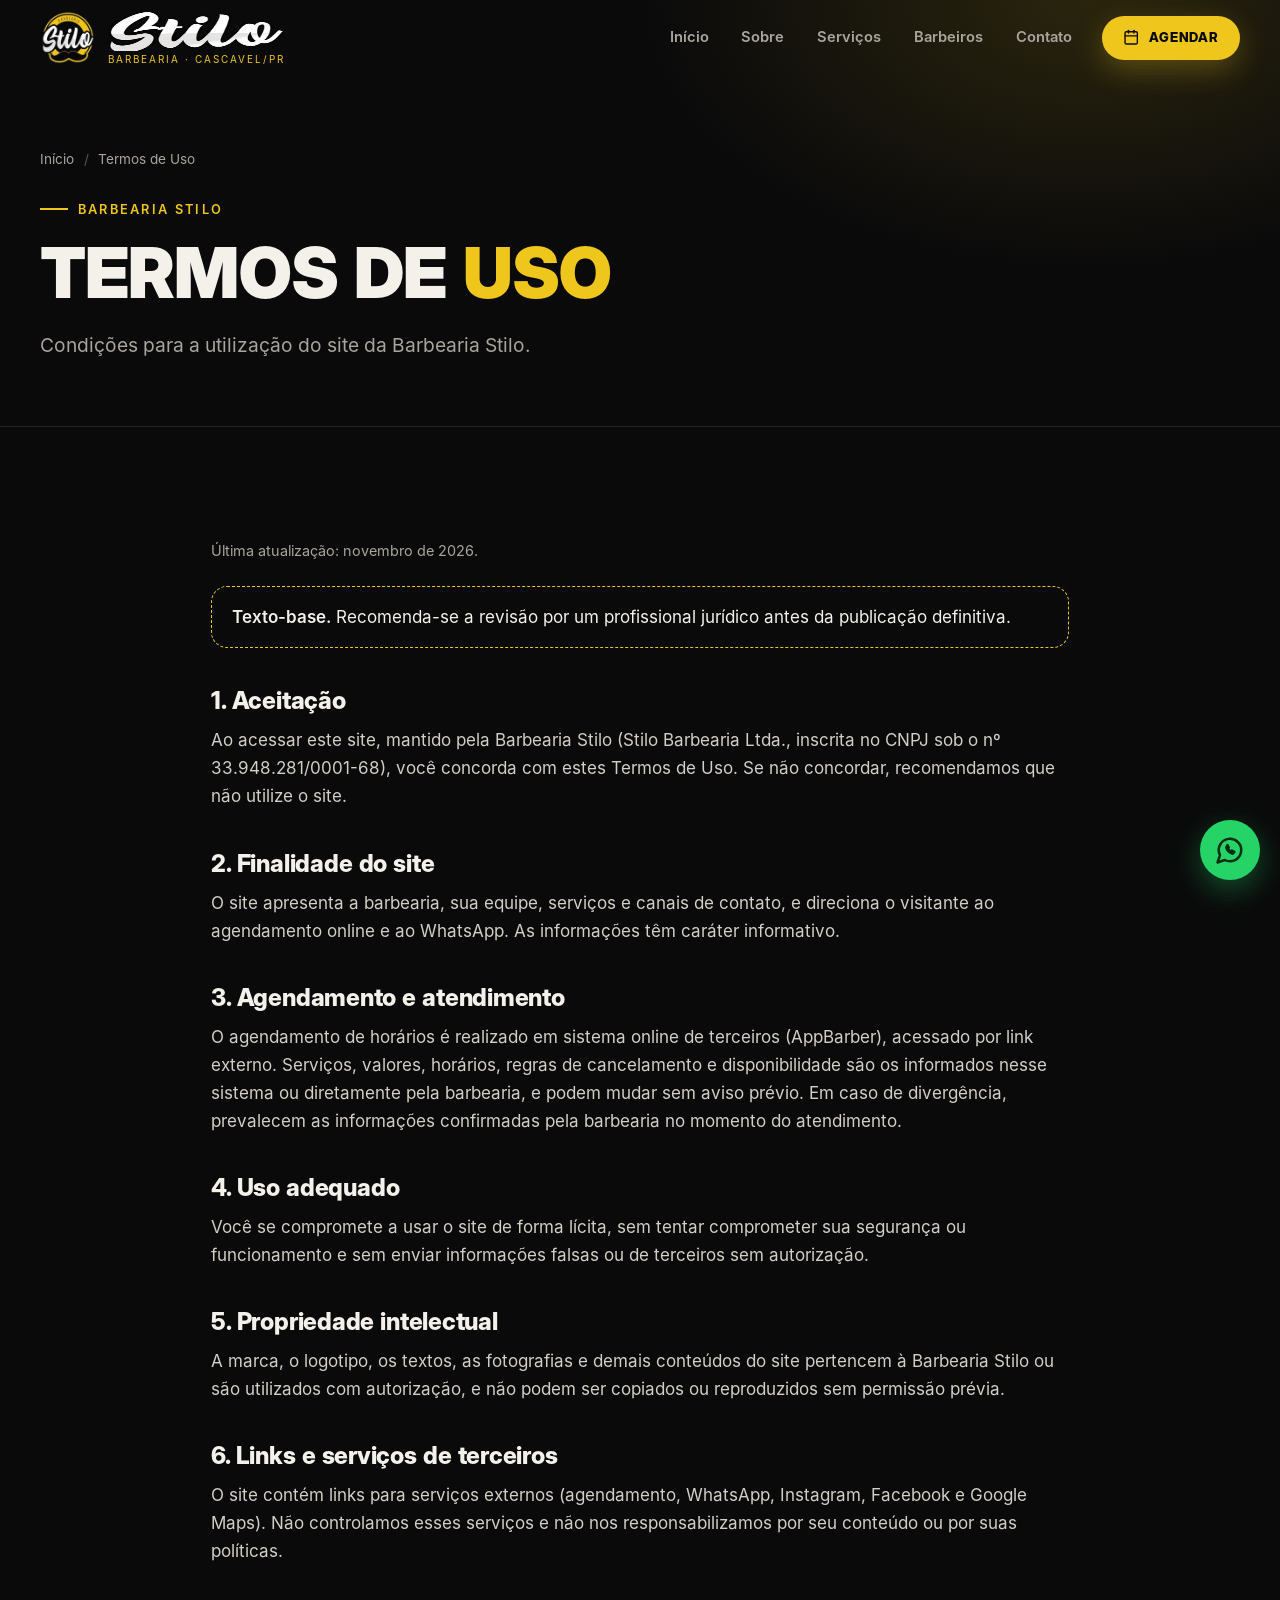
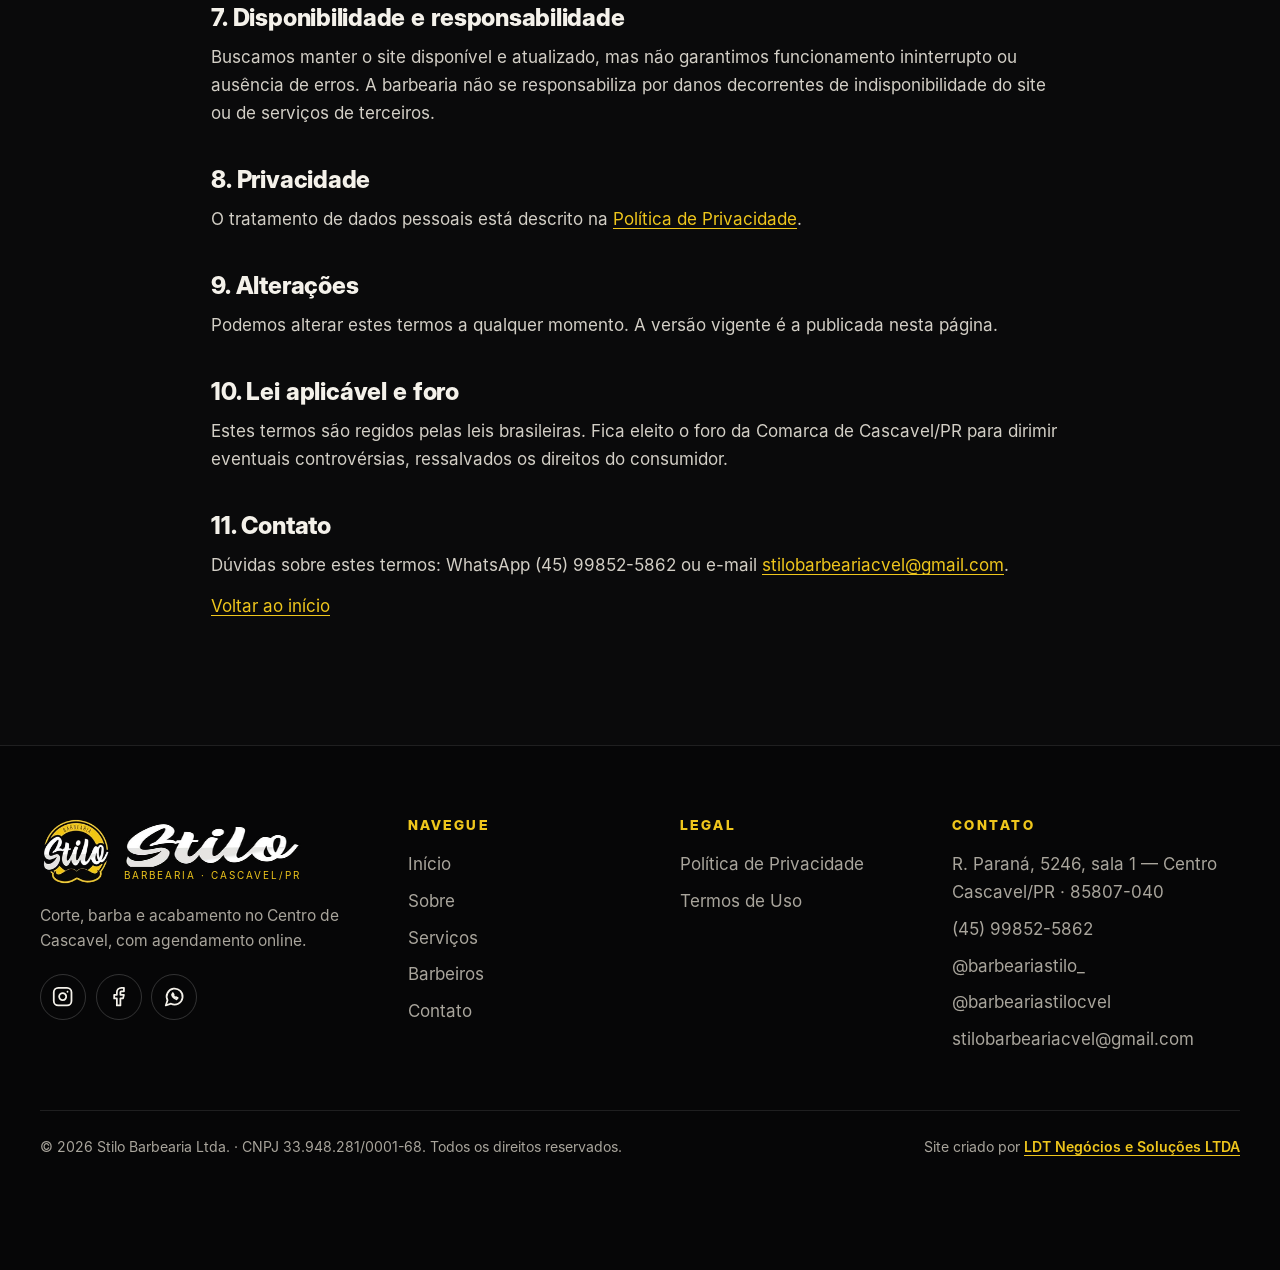
<file: termos-de-uso/index.html>
<!doctype html>
<html lang="pt-BR">
<head>
<meta charset="utf-8">
<meta name="viewport" content="width=device-width,initial-scale=1">
<title>Termos de Uso | Barbearia Stilo</title>
<meta name="description" content="Termos de Uso do site da Barbearia Stilo, Cascavel/PR: condições de navegação, agendamento, propriedade intelectual e links externos.">
<meta name="theme-color" content="#0a0a0b">
<meta name="robots" content="index,follow,max-image-preview:large">
<meta property="og:type" content="website">
<meta property="og:locale" content="pt_BR">
<meta property="og:site_name" content="Barbearia Stilo">
<meta property="og:title" content="Termos de Uso | Barbearia Stilo">
<meta property="og:description" content="Termos de Uso do site da Barbearia Stilo, Cascavel/PR: condições de navegação, agendamento, propriedade intelectual e links externos.">
<meta name="twitter:card" content="summary_large_image">
<meta name="twitter:title" content="Termos de Uso | Barbearia Stilo">
<meta name="twitter:description" content="Termos de Uso do site da Barbearia Stilo, Cascavel/PR: condições de navegação, agendamento, propriedade intelectual e links externos.">
<!--LDT:DOMAIN--><!--/LDT:DOMAIN-->
<link rel="icon" type="image/png" href="/assets/img/favicon.png">
<link rel="apple-touch-icon" href="/assets/img/apple-touch-icon.png">
<link rel="preload" href="/assets/fonts/inter-400.woff" as="font" type="font/woff" crossorigin>
<link rel="preload" href="/assets/fonts/display-900.woff" as="font" type="font/woff" crossorigin>
<link rel="stylesheet" href="/assets/css/styles.css">
<script>document.documentElement.classList.add("js")</script>
<script type="application/ld+json">{"@context":"https://schema.org","@type":"BarberShop","name":"Barbearia Stilo","legalName":"Stilo Barbearia Ltda","taxID":"33.948.281/0001-68","email":"stilobarbeariacvel@gmail.com","description":"Barbearia no Centro de Cascavel/PR: corte de cabelo, barba e acabamento com agendamento online.","telephone":"+5545998525862","address":{"@type":"PostalAddress","streetAddress":"R. Paraná, 5246, sala 1","addressLocality":"Cascavel","addressRegion":"PR","postalCode":"85807-040","addressCountry":"BR"},"geo":{"@type":"GeoCoordinates","latitude":-24.9530159,"longitude":-53.4817442},"hasMap":"https://www.google.com/maps/place/R.+Paran%C3%A1,+5246+-+Centro,+Cascavel+-+PR,+85807-040/@-24.9530159,-53.4843191,17z/data=!3m1!4b1!4m6!3m5!1s0x94f3d6ab9aa98d45:0x4797f9184e883544!8m2!3d-24.9530159!4d-53.4817442!16s%2Fg%2F11c4ys_f6f","areaServed":"Cascavel, PR","sameAs":["https://www.instagram.com/barbeariastilo_/","https://www.facebook.com/barbeariastilocvel"],"potentialAction":{"@type":"ReserveAction","target":"https://sites.appbarber.com.br/barbeariastilo-45gt","name":"Agendar horário"}}</script>
<script type="application/ld+json">{"@context":"https://schema.org","@type":"BreadcrumbList","itemListElement":[{"@type":"ListItem","position":1,"name":"Início"},{"@type":"ListItem","position":2,"name":"Termos de Uso"}]}</script>
</head>
<body>
<a class="skip" href="#conteudo">Ir para o conteúdo</a>
<header class="header">
<div class="container">
<a class="brand" href="/" aria-label="Barbearia Stilo — página inicial">
<img src="/assets/img/logo-badge-sm.webp" width="128" height="119" alt="">
<span class="brand-text"><img class="wordmark" src="/assets/img/stilo-wordmark.webp" width="240" height="118" alt=""><small>Barbearia · Cascavel/PR</small></span>
</a>
<nav class="nav" id="nav" aria-label="Principal"><a href="/">Início</a><a href="/sobre/">Sobre</a><a href="/servicos/">Serviços</a><a href="/barbeiros/">Barbeiros</a><a href="/contato/">Contato</a><a class="btn btn-primary btn-sm" href="https://sites.appbarber.com.br/barbeariastilo-45gt" target="_blank" rel="noopener noreferrer"><svg class="icon " aria-hidden="true" focusable="false"><use href="/assets/img/icons.svg#i-calendar"/></svg>Agendar<span class="sr-only"> (abre em nova aba)</span></a></nav>
<button class="menu-toggle" type="button" aria-expanded="false" aria-controls="nav" aria-label="Abrir menu">
<svg class="icon i-open" aria-hidden="true"><use href="/assets/img/icons.svg#i-menu"/></svg>
<svg class="icon i-close" aria-hidden="true"><use href="/assets/img/icons.svg#i-x"/></svg>
</button>
</div>
</header>
<noscript><style>@media(max-width:900px){.nav{transform:none!important;visibility:visible!important;position:static!important;flex-direction:row!important;flex-wrap:wrap;padding-top:calc(var(--header-h) + 1rem)}.menu-toggle{display:none!important}}</style></noscript>
<main id="conteudo">
<section class="page-hero">
<div class="container">
<ol class="crumbs" aria-label="Você está em"><li><a href="/">Início</a></li><li aria-current="page">Termos de Uso</li></ol>
<span class="eyebrow">Barbearia Stilo</span>
<h1>Termos de <span class='gold'>Uso</span></h1>
<p class="lead">Condições para a utilização do site da Barbearia Stilo.</p>
</div>
</section>

<section class="section"><div class="container"><article class="legal">
<p class="updated">Última atualização: novembro de 2026.</p>
<div class="draft"><strong>Texto-base.</strong> Recomenda-se a revisão por um profissional jurídico antes da publicação definitiva.</div>
<h2>1. Aceitação</h2>
<p>Ao acessar este site, mantido pela Barbearia Stilo (Stilo Barbearia Ltda., inscrita no CNPJ sob o nº 33.948.281/0001-68), você concorda com estes Termos de Uso. Se não concordar, recomendamos que não utilize o site.</p>
<h2>2. Finalidade do site</h2>
<p>O site apresenta a barbearia, sua equipe, serviços e canais de contato, e direciona o visitante ao agendamento online e ao WhatsApp. As informações têm caráter informativo.</p>
<h2>3. Agendamento e atendimento</h2>
<p>O agendamento de horários é realizado em sistema online de terceiros (AppBarber), acessado por link externo. Serviços, valores, horários, regras de cancelamento e disponibilidade são os informados nesse sistema ou diretamente pela barbearia, e podem mudar sem aviso prévio. Em caso de divergência, prevalecem as informações confirmadas pela barbearia no momento do atendimento.</p>
<h2>4. Uso adequado</h2>
<p>Você se compromete a usar o site de forma lícita, sem tentar comprometer sua segurança ou funcionamento e sem enviar informações falsas ou de terceiros sem autorização.</p>
<h2>5. Propriedade intelectual</h2>
<p>A marca, o logotipo, os textos, as fotografias e demais conteúdos do site pertencem à Barbearia Stilo ou são utilizados com autorização, e não podem ser copiados ou reproduzidos sem permissão prévia.</p>
<h2>6. Links e serviços de terceiros</h2>
<p>O site contém links para serviços externos (agendamento, WhatsApp, Instagram, Facebook e Google Maps). Não controlamos esses serviços e não nos responsabilizamos por seu conteúdo ou por suas políticas.</p>
<h2>7. Disponibilidade e responsabilidade</h2>
<p>Buscamos manter o site disponível e atualizado, mas não garantimos funcionamento ininterrupto ou ausência de erros. A barbearia não se responsabiliza por danos decorrentes de indisponibilidade do site ou de serviços de terceiros.</p>
<h2>8. Privacidade</h2>
<p>O tratamento de dados pessoais está descrito na <a href="/politica-de-privacidade/">Política de Privacidade</a>.</p>
<h2>9. Alterações</h2>
<p>Podemos alterar estes termos a qualquer momento. A versão vigente é a publicada nesta página.</p>
<h2>10. Lei aplicável e foro</h2>
<p>Estes termos são regidos pelas leis brasileiras. Fica eleito o foro da Comarca de Cascavel/PR para dirimir eventuais controvérsias, ressalvados os direitos do consumidor.</p>
<h2>11. Contato</h2>
<p>Dúvidas sobre estes termos: WhatsApp (45) 99852-5862 ou e-mail <a href="mailto:stilobarbeariacvel@gmail.com">stilobarbeariacvel@gmail.com</a>.</p>
<p><a href="/">Voltar ao início</a></p>
</article></div></section>
</main>
<footer class="footer">
<div class="container">
<div class="footer-grid">
<div>
<a class="brand" href="/" aria-label="Barbearia Stilo — início"><img src="/assets/img/logo-badge-sm.webp" width="128" height="119" alt=""><span class="brand-text"><img class="wordmark" src="/assets/img/stilo-wordmark.webp" width="240" height="118" alt=""><small>Barbearia · Cascavel/PR</small></span></a>
<p class="footer-about">Corte, barba e acabamento no Centro de Cascavel, com agendamento online.</p>
<div class="socials">
<a class="" href="https://www.instagram.com/barbeariastilo_/" target="_blank" rel="noopener noreferrer" aria-label="Instagram da Barbearia Stilo"><svg class="icon " aria-hidden="true" focusable="false"><use href="/assets/img/icons.svg#i-instagram"/></svg></a>
<a class="" href="https://www.facebook.com/barbeariastilocvel" target="_blank" rel="noopener noreferrer" aria-label="Facebook da Barbearia Stilo"><svg class="icon " aria-hidden="true" focusable="false"><use href="/assets/img/icons.svg#i-facebook"/></svg></a>
<a class="" href="https://wa.me/5545998525862?text=Ol%C3%A1!%20Vim%20pelo%20site%20da%20Barbearia%20Stilo%20e%20gostaria%20de%20agendar%20um%20hor%C3%A1rio." target="_blank" rel="noopener noreferrer" aria-label="WhatsApp da Barbearia Stilo"><svg class="icon " aria-hidden="true" focusable="false"><use href="/assets/img/icons.svg#i-whatsapp"/></svg></a>
</div>
</div>
<div>
<h4>Navegue</h4>
<ul><li><a href="/">Início</a></li><li><a href="/sobre/">Sobre</a></li><li><a href="/servicos/">Serviços</a></li><li><a href="/barbeiros/">Barbeiros</a></li><li><a href="/contato/">Contato</a></li></ul>
</div>
<div>
<h4>Legal</h4>
<ul>
<li><a href="/politica-de-privacidade/">Política de Privacidade</a></li>
<li><a href="/termos-de-uso/">Termos de Uso</a></li>
</ul>
</div>
<div>
<h4>Contato</h4>
<ul>
<li><a class="" href="https://www.google.com/maps/place/R.+Paran%C3%A1,+5246+-+Centro,+Cascavel+-+PR,+85807-040/@-24.9530159,-53.4843191,17z/data=!3m1!4b1!4m6!3m5!1s0x94f3d6ab9aa98d45:0x4797f9184e883544!8m2!3d-24.9530159!4d-53.4817442!16s%2Fg%2F11c4ys_f6f" target="_blank" rel="noopener noreferrer">R. Paraná, 5246, sala 1 — Centro<br>Cascavel/PR · 85807-040</a></li>
<li><a class="" href="https://wa.me/5545998525862?text=Ol%C3%A1!%20Vim%20pelo%20site%20da%20Barbearia%20Stilo%20e%20gostaria%20de%20agendar%20um%20hor%C3%A1rio." target="_blank" rel="noopener noreferrer">(45) 99852-5862</a></li>
<li><a class="" href="https://www.instagram.com/barbeariastilo_/" target="_blank" rel="noopener noreferrer">@barbeariastilo_</a></li>
<li><a class="" href="https://www.facebook.com/barbeariastilocvel" target="_blank" rel="noopener noreferrer">@barbeariastilocvel</a></li>
<li><a href="mailto:stilobarbeariacvel@gmail.com">stilobarbeariacvel@gmail.com</a></li>
</ul>
</div>
</div>
<div class="footer-bottom">
<span>© <span data-year>2026</span> Stilo Barbearia Ltda. · CNPJ 33.948.281/0001-68. Todos os direitos reservados.</span>
<span>Site criado por <a class="credit" href="https://ldtnegociosesolucoes.com" target="_blank" rel="noopener">LDT Negócios e Soluções LTDA</a></span>
</div>
</div>
</footer>
<div class="dock"><a class="btn btn-primary" href="https://sites.appbarber.com.br/barbeariastilo-45gt" target="_blank" rel="noopener noreferrer"><svg class="icon " aria-hidden="true" focusable="false"><use href="/assets/img/icons.svg#i-calendar"/></svg>Agendar<span class="sr-only"> (abre em nova aba)</span></a><a class="btn btn-ghost" href="https://wa.me/5545998525862?text=Ol%C3%A1!%20Vim%20pelo%20site%20da%20Barbearia%20Stilo%20e%20gostaria%20de%20agendar%20um%20hor%C3%A1rio." target="_blank" rel="noopener noreferrer"><svg class="icon " aria-hidden="true" focusable="false"><use href="/assets/img/icons.svg#i-whatsapp"/></svg>WhatsApp<span class="sr-only"> (abre em nova aba)</span></a></div>
<a class="fab" href="https://wa.me/5545998525862?text=Ol%C3%A1!%20Vim%20pelo%20site%20da%20Barbearia%20Stilo%20e%20gostaria%20de%20agendar%20um%20hor%C3%A1rio." target="_blank" rel="noopener noreferrer" aria-label="Chamar no WhatsApp (abre em nova aba)"><svg class="icon " aria-hidden="true" focusable="false"><use href="/assets/img/icons.svg#i-whatsapp"/></svg></a>
<script src="/assets/js/config.js"></script>
<script src="/assets/js/main.js" defer></script>
</body>
</html>
</file>
<file: assets/css/styles.css>
/* Barbearia Stilo — Design System (LDT Negócios & Soluções)
   Tokens em :root. Preto profundo + amarelo da logo. */

@font-face{font-family:"Inter";font-weight:400;font-style:normal;font-display:swap;src:url("../fonts/inter-400.woff") format("woff")}
@font-face{font-family:"Inter";font-weight:600;font-style:normal;font-display:swap;src:url("../fonts/inter-600.woff") format("woff")}
@font-face{font-family:"Inter Display";font-weight:800;font-style:normal;font-display:swap;src:url("../fonts/display-800.woff") format("woff")}
@font-face{font-family:"Inter Display";font-weight:900;font-style:normal;font-display:swap;src:url("../fonts/display-900.woff") format("woff")}

:root{
  /* cores */
  --bg:#0a0a0b;
  --bg-2:#101012;
  --surface:#151517;
  --surface-2:#1c1c1f;
  --line:rgba(255,255,255,.10);
  --line-strong:rgba(255,255,255,.18);
  --text:#f4f1ea;
  --muted:#a9a59c;
  --gold:#efc61c;
  --gold-2:#ffd93d;
  --gold-ink:#0a0a0b;
  --ok:#4ade80;
  --err:#ff8a7a;
  /* tipografia */
  --font-body:"Inter",system-ui,-apple-system,"Segoe UI",Roboto,Arial,sans-serif;
  --font-display:"Inter Display","Inter",system-ui,-apple-system,"Segoe UI",Roboto,Arial,sans-serif;
  /* espaçamento (escala de 8px) */
  --s1:.5rem;--s2:1rem;--s3:1.5rem;--s4:2rem;--s5:3rem;--s6:4.5rem;--s7:7rem;
  /* raios, sombras, motion */
  --r-sm:10px;--r-md:16px;--r-lg:24px;--r-pill:999px;
  --shadow-1:0 1px 0 rgba(255,255,255,.04) inset,0 10px 30px rgba(0,0,0,.35);
  --shadow-gold:0 10px 30px rgba(239,198,28,.28);
  --ease:cubic-bezier(.22,.8,.24,1);
  --t:.3s var(--ease);
  --container:1200px;
  --header-h:76px;
}

*,*::before,*::after{box-sizing:border-box}
html{-webkit-text-size-adjust:100%;scroll-behavior:smooth;scroll-padding-top:calc(var(--header-h) + 12px)}
body{margin:0;background:var(--bg);color:var(--text);font-family:var(--font-body);font-size:1.0625rem;line-height:1.65;-webkit-font-smoothing:antialiased;text-rendering:optimizeLegibility;overflow-x:hidden}
img,svg{display:block;max-width:100%}
img{height:auto}
a{color:inherit;text-decoration:none}
h1,h2,h3,h4{font-family:var(--font-display);margin:0;line-height:1.05;letter-spacing:-.012em;word-spacing:.06em;text-wrap:balance}
p{margin:0}
ul,ol{margin:0;padding:0;list-style:none}
button{font:inherit;color:inherit;cursor:pointer}
:focus{outline:none}
:focus-visible{outline:3px solid var(--gold);outline-offset:3px;border-radius:6px}
::selection{background:var(--gold);color:var(--gold-ink)}

.icon{width:1.25em;height:1.25em;fill:none;stroke:currentColor;stroke-width:2;stroke-linecap:round;stroke-linejoin:round;flex:none}
.container{width:min(100% - 2rem,var(--container));margin-inline:auto}
.skip{position:absolute;left:1rem;top:-100px;background:var(--gold);color:var(--gold-ink);padding:.7rem 1rem;border-radius:var(--r-sm);font-weight:600;z-index:200}
.skip:focus{top:1rem}
.sr-only{position:absolute;width:1px;height:1px;overflow:hidden;clip:rect(0 0 0 0);white-space:nowrap}

/* ---------- Tipografia utilitária ---------- */
.eyebrow{display:inline-flex;align-items:center;gap:.6rem;font-size:.8rem;font-weight:600;letter-spacing:.18em;text-transform:uppercase;color:var(--gold)}
.eyebrow::before{content:"";width:28px;height:2px;background:var(--gold)}
.h-xl{font-weight:900;font-size:clamp(2.4rem,5.6vw,4.7rem);text-transform:uppercase;line-height:1}
.h-lg{font-weight:900;font-size:clamp(2rem,4.6vw,3.4rem);text-transform:uppercase}
.h-md{font-weight:800;font-size:clamp(1.25rem,2vw,1.5rem)}
.lead{font-size:clamp(1.05rem,1.5vw,1.25rem);color:var(--muted);max-width:60ch}
.gold{color:var(--gold)}
.muted{color:var(--muted)}

/* ---------- Botões ---------- */
.btn{display:inline-flex;align-items:center;justify-content:center;gap:.6rem;min-height:52px;padding:.85rem 1.6rem;border-radius:var(--r-pill);border:2px solid transparent;font-family:var(--font-display);font-weight:800;font-size:.95rem;letter-spacing:.06em;text-transform:uppercase;transition:transform var(--t),background var(--t),color var(--t),border-color var(--t),box-shadow var(--t);white-space:nowrap}
.btn .icon{transition:transform var(--t)}
.btn:hover .icon-arrow{transform:translateX(4px)}
.btn-primary{background:var(--gold);color:var(--gold-ink);box-shadow:var(--shadow-gold)}
.btn-primary:hover{background:var(--gold-2);transform:translateY(-2px)}
.btn-ghost{background:transparent;color:var(--text);border-color:var(--line-strong)}
.btn-ghost:hover{border-color:var(--gold);color:var(--gold);transform:translateY(-2px)}
.btn-sm{min-height:44px;padding:.55rem 1.2rem;font-size:.82rem}
.btn-block{width:100%}
.btn:active{transform:translateY(0)}

/* ---------- Header ---------- */
.header{position:fixed;inset:0 0 auto 0;z-index:100;height:var(--header-h);display:flex;align-items:center;transition:background var(--t),border-color var(--t),backdrop-filter var(--t);border-bottom:1px solid transparent}
.header.is-solid{background:rgba(10,10,11,.88);backdrop-filter:blur(14px);-webkit-backdrop-filter:blur(14px);border-bottom-color:var(--line)}
.header .container{display:flex;align-items:center;justify-content:space-between;gap:1rem}
.brand{display:flex;align-items:center;gap:.75rem}
.brand img{width:56px;height:auto;aspect-ratio:531/494}
.brand span{font-family:var(--font-display);font-weight:900;text-transform:uppercase;letter-spacing:.06em;font-size:.95rem;line-height:1.1}
.brand .wordmark{width:auto;height:40px;aspect-ratio:240/118}
.brand-text{display:flex;flex-direction:column;gap:3px}
.brand small{display:block;font-family:var(--font-body);font-weight:400;letter-spacing:.2em;font-size:.62rem;color:var(--gold)}
.nav{display:flex;align-items:center;gap:.25rem}
.nav a:not(.btn){position:relative;padding:.6rem .9rem;font-size:.92rem;font-weight:600;color:var(--muted);transition:color var(--t)}
.nav a:not(.btn)::after{content:"";position:absolute;left:.9rem;right:.9rem;bottom:.25rem;height:2px;background:var(--gold);transform:scaleX(0);transform-origin:left;transition:transform var(--t)}
.nav a:not(.btn):hover,.nav a[aria-current="page"]{color:var(--text)}
.nav a:not(.btn):hover::after,.nav a[aria-current="page"]::after{transform:scaleX(1)}
.nav .btn{margin-left:.75rem}
.menu-toggle{display:none;width:48px;height:48px;border-radius:50%;border:1px solid var(--line-strong);background:rgba(10,10,11,.6);align-items:center;justify-content:center}
.menu-toggle .icon{width:24px;height:24px}
.menu-toggle .i-close{display:none}
.menu-toggle[aria-expanded="true"] .i-open{display:none}
.menu-toggle[aria-expanded="true"] .i-close{display:block}

/* ---------- Hero ---------- */
.hero{position:relative;min-height:100svh;display:flex;align-items:center;padding:calc(var(--header-h) + 2rem) 0 4rem;overflow:hidden;isolation:isolate}
.hero::before{content:"";position:absolute;inset:0;z-index:-2;background:radial-gradient(60% 60% at 78% 45%,rgba(239,198,28,.16),transparent 70%),radial-gradient(40% 50% at 8% 90%,rgba(239,198,28,.07),transparent 70%),var(--bg)}
.hero::after{content:"STILO";content:"STILO" / "";position:absolute;z-index:-1;right:-2vw;bottom:-6vw;font-family:var(--font-display);font-weight:900;font-size:clamp(9rem,30vw,26rem);line-height:1;letter-spacing:-.04em;color:transparent;-webkit-text-stroke:1.5px rgba(255,255,255,.06);pointer-events:none;user-select:none}
.hero-grid{display:grid;grid-template-columns:1.15fr .85fr;gap:var(--s5);align-items:center}
.hero h1{margin:1.25rem 0 1.5rem}
.hero h1 .gold{display:block}
.hero-actions{display:flex;flex-wrap:wrap;gap:1rem;margin-top:2.25rem}
.hero-facts{display:flex;flex-wrap:wrap;gap:.75rem 2rem;margin-top:2.75rem;padding-top:1.5rem;border-top:1px solid var(--line)}
.hero-facts li{display:flex;align-items:center;gap:.6rem;font-size:.95rem;color:var(--muted)}
.hero-facts .icon{color:var(--gold)}
.hero-visual{position:relative;display:grid;place-items:center;aspect-ratio:1;max-width:520px;margin-inline:auto;width:100%}
.hero-visual .ring{position:absolute;inset:0;width:100%;height:100%;animation:spin 40s linear infinite;color:var(--text)}
.hero-visual .ring text{font-family:var(--font-display);font-weight:800;font-size:15.5px;letter-spacing:.34em;fill:currentColor;text-transform:uppercase}
.hero-visual .ring circle{fill:none;stroke:var(--line-strong);stroke-dasharray:2 7}
.hero-visual img{position:relative;width:68%;filter:drop-shadow(0 20px 60px rgba(239,198,28,.25))}
.hero-badge{position:absolute;right:2%;bottom:6%;display:flex;align-items:center;gap:.7rem;padding:.8rem 1.1rem;background:rgba(21,21,23,.92);border:1px solid var(--line-strong);border-radius:var(--r-md);box-shadow:var(--shadow-1);font-size:.85rem;line-height:1.25;backdrop-filter:blur(8px)}
.hero-badge .icon{width:1.6rem;height:1.6rem;color:var(--gold)}
.hero-badge strong{display:block;font-family:var(--font-display);font-weight:800;font-size:.95rem}
@keyframes spin{to{transform:rotate(360deg)}}

/* ---------- Faixa barber pole ---------- */
.pole{height:10px;background:repeating-linear-gradient(-45deg,var(--gold) 0 14px,var(--bg) 14px 28px,#f4f1ea 28px 42px,var(--bg) 42px 56px);opacity:.9}
.marquee{overflow:hidden;border-block:1px solid var(--line);background:var(--bg-2);padding:1.1rem 0}
.marquee-track{display:flex;gap:2.5rem;width:max-content;animation:marquee 32s linear infinite}
.marquee span{display:inline-flex;align-items:center;gap:2.5rem;font-family:var(--font-display);font-weight:900;font-size:clamp(1.2rem,2.4vw,1.75rem);text-transform:uppercase;letter-spacing:.08em;white-space:nowrap;color:var(--text)}
.marquee span::after{content:"✦";color:var(--gold);font-size:.9em}
@keyframes marquee{to{transform:translateX(-50%)}}

/* ---------- Seções ---------- */
.section{padding:var(--s7) 0}
.section-alt{background:var(--bg-2);border-block:1px solid var(--line)}
.section-head{display:grid;gap:1rem;margin-bottom:var(--s5);max-width:760px}
.section-head.center{margin-inline:auto;text-align:center;justify-items:center}
.split{display:grid;grid-template-columns:1fr 1fr;gap:var(--s6);align-items:center}
.split-top{align-items:start}
.checks{display:grid;gap:.9rem;margin-top:1.75rem}
.checks li{display:flex;gap:.8rem;align-items:flex-start;color:var(--text)}
.checks .icon{color:var(--gold);margin-top:.2rem}
.prose-stack{display:grid;gap:1.1rem}

.stats{display:grid;grid-template-columns:repeat(3,1fr);gap:1px;background:var(--line);border:1px solid var(--line);border-radius:var(--r-lg);overflow:hidden}
.stat{background:var(--surface);padding:1.75rem 1.25rem;text-align:center}
.stat strong{display:block;font-family:var(--font-display);font-weight:900;font-size:clamp(2rem,4vw,3rem);color:var(--gold);line-height:1}
.stat span{display:block;margin-top:.6rem;font-size:.9rem;color:var(--muted)}

.grid{display:grid;gap:1.25rem}
.grid-3{grid-template-columns:repeat(3,1fr)}
.grid-4{grid-template-columns:repeat(4,1fr)}
.grid-2{grid-template-columns:repeat(2,1fr)}
.card{position:relative;background:var(--surface);border:1px solid var(--line);border-radius:var(--r-lg);padding:2rem;box-shadow:var(--shadow-1);transition:transform var(--t),border-color var(--t),background var(--t)}
.card:hover{transform:translateY(-6px);border-color:rgba(239,198,28,.55);background:var(--surface-2)}
.card .ico{display:grid;place-items:center;width:56px;height:56px;border-radius:16px;background:rgba(239,198,28,.12);color:var(--gold);margin-bottom:1.4rem}
.card .ico .icon{width:28px;height:28px}
.card h3{margin-bottom:.7rem}
.card p{color:var(--muted);font-size:1rem}
.card .num{position:absolute;top:1.25rem;right:1.5rem;font-family:var(--font-display);font-weight:900;font-size:3.4rem;line-height:1;color:transparent;-webkit-text-stroke:1.5px rgba(255,255,255,.13)}
.card .btn{margin-top:1.5rem}
.note{margin-top:2rem;padding:1.1rem 1.4rem;border:1px dashed var(--line-strong);border-radius:var(--r-md);color:var(--muted);font-size:.98rem;display:flex;gap:.8rem;align-items:flex-start}
.note .icon{color:var(--gold);margin-top:.2rem}

/* ---------- Equipe ---------- */
.team{display:grid;grid-template-columns:repeat(5,1fr);gap:1.1rem}
.team-page{grid-template-columns:repeat(3,1fr);gap:1.5rem}
.barber{background:var(--surface);border:1px solid var(--line);border-radius:var(--r-lg);overflow:hidden;transition:transform var(--t),border-color var(--t);display:flex;flex-direction:column}
.barber:hover{transform:translateY(-6px);border-color:rgba(239,198,28,.55)}
.barber figure{margin:0;position:relative;aspect-ratio:1;overflow:hidden;background:var(--surface-2)}
.barber img{width:100%;height:100%;object-fit:cover;transition:transform .6s var(--ease)}
.barber:hover img{transform:scale(1.05)}
.barber figure::after{content:"";position:absolute;inset:auto 0 0 0;height:45%;background:linear-gradient(to top,var(--surface),transparent)}
.barber-body{padding:1rem 1.25rem 1.4rem;display:grid;gap:.25rem}
.barber h3{font-size:1.3rem;text-transform:uppercase;letter-spacing:.01em}
.barber .role{font-size:.78rem;letter-spacing:.18em;text-transform:uppercase;color:var(--gold);font-weight:600}
.barber .btn{margin-top:1rem}

/* ---------- Instagram ---------- */
.insta{display:grid;grid-template-columns:1.1fr .9fr;gap:var(--s5);align-items:center;background:linear-gradient(135deg,var(--surface),var(--bg-2));border:1px solid var(--line);border-radius:32px;padding:clamp(1.75rem,5vw,4rem);position:relative;overflow:hidden}
.insta::before{content:"";position:absolute;inset:0;background:radial-gradient(50% 80% at 100% 0%,rgba(239,198,28,.14),transparent 70%)}
.insta>*{position:relative}
.handles{display:grid;gap:1rem}
.handle{display:flex;align-items:center;gap:1rem;padding:1.1rem 1.3rem;background:rgba(255,255,255,.03);border:1px solid var(--line);border-radius:var(--r-md);transition:border-color var(--t),transform var(--t),background var(--t)}
.handle:hover{border-color:var(--gold);transform:translateX(6px);background:rgba(239,198,28,.06)}
.handle .ico{display:grid;place-items:center;width:48px;height:48px;border-radius:50%;background:rgba(239,198,28,.12);color:var(--gold);flex:none}
.handle small{display:block;color:var(--muted);font-size:.8rem}
.handle strong{font-family:var(--font-display);font-weight:800;font-size:1.1rem;overflow-wrap:anywhere}
.handle .icon-arrow{margin-left:auto;color:var(--gold)}

/* ---------- Processo ---------- */
.steps{counter-reset:step}
.step{padding:2rem;border-left:2px solid var(--line);position:relative}
.step::before{counter-increment:step;content:"0" counter(step);display:block;font-family:var(--font-display);font-weight:900;font-size:3rem;line-height:1;color:var(--gold);margin-bottom:1rem}
.step h3{margin-bottom:.6rem}
.step p{color:var(--muted)}

/* ---------- FAQ ---------- */
.faq{display:grid;gap:.9rem;max-width:860px;margin-inline:auto}
.faq details{background:var(--surface);border:1px solid var(--line);border-radius:var(--r-md);transition:border-color var(--t)}
.faq details[open]{border-color:rgba(239,198,28,.55)}
.faq summary{list-style:none;display:flex;align-items:center;justify-content:space-between;gap:1rem;padding:1.25rem 1.5rem;cursor:pointer;font-family:var(--font-display);font-weight:800;font-size:1.1rem;min-height:60px}
.faq summary::-webkit-details-marker{display:none}
.faq summary .icon{color:var(--gold);transition:transform var(--t)}
.faq details[open] summary .icon{transform:rotate(45deg)}
.faq .answer{padding:0 1.5rem 1.4rem;color:var(--muted)}

/* ---------- Localização ---------- */
.loc{display:grid;grid-template-columns:.9fr 1.1fr;gap:var(--s4);align-items:stretch}
.loc-info{display:grid;gap:1.25rem;align-content:start}
.info-row{display:flex;gap:1rem;align-items:flex-start}
.info-row .ico{display:grid;place-items:center;width:48px;height:48px;border-radius:14px;background:rgba(239,198,28,.12);color:var(--gold);flex:none}
.info-row small{display:block;color:var(--muted);font-size:.8rem;letter-spacing:.12em;text-transform:uppercase}
.info-row a:hover{color:var(--gold)}
.map{border-radius:var(--r-lg);overflow:hidden;border:1px solid var(--line);min-height:380px;background:var(--surface);position:relative}
.map{color-scheme:light}
.map iframe{position:absolute;inset:0;width:100%;height:100%;border:0;color-scheme:light;filter:none;background:#e5e3df}

/* ---------- CTA final ---------- */
.cta{position:relative;text-align:center;border-radius:32px;overflow:hidden;padding:clamp(2.5rem,7vw,5.5rem) 1.5rem;background:var(--gold);color:var(--gold-ink);isolation:isolate}
.cta::before{content:"";position:absolute;inset:0;z-index:-1;background:repeating-linear-gradient(-45deg,rgba(0,0,0,.06) 0 18px,transparent 18px 36px)}
.cta h2{font-weight:900;font-size:clamp(2rem,5vw,3.8rem);text-transform:uppercase;max-width:18ch;margin:0 auto 1rem}
.cta p{font-size:1.15rem;max-width:52ch;margin:0 auto 2rem;color:rgba(10,10,11,.8)}
.cta .btn-dark{background:var(--gold-ink);color:var(--gold);box-shadow:0 10px 30px rgba(0,0,0,.3)}
.cta .btn-dark:hover{background:#000;transform:translateY(-2px)}
.cta .btn-outline-dark{background:transparent;color:var(--gold-ink);border-color:var(--gold-ink)}
.cta .btn-outline-dark:hover{background:var(--gold-ink);color:var(--gold)}
.cta-actions{display:flex;flex-wrap:wrap;gap:1rem;justify-content:center}

/* ---------- Page hero (internas) ---------- */
.page-hero{position:relative;padding:calc(var(--header-h) + 4.5rem) 0 4rem;overflow:hidden;isolation:isolate;border-bottom:1px solid var(--line)}
.page-hero::before{content:"";position:absolute;inset:0;z-index:-1;background:radial-gradient(50% 90% at 85% 0%,rgba(239,198,28,.14),transparent 70%),var(--bg)}
.page-hero h1{margin:1rem 0 1.25rem;font-weight:900;font-size:clamp(2.3rem,6vw,4.4rem);text-transform:uppercase}
.crumbs{display:flex;gap:.6rem;font-size:.85rem;color:var(--muted);margin-bottom:1.25rem}
.crumbs a:hover{color:var(--gold)}
.crumbs li+li::before{content:"/";margin-right:.6rem;opacity:.5}

/* ---------- Formulário ---------- */
.form{display:grid;gap:1.1rem;background:var(--surface);border:1px solid var(--line);border-radius:var(--r-lg);padding:clamp(1.5rem,4vw,2.5rem)}
.field{display:grid;gap:.45rem}
.field label{font-size:.9rem;font-weight:600}
.field input,.field select,.field textarea{width:100%;min-height:52px;padding:.8rem 1rem;background:var(--bg);color:var(--text);border:1px solid var(--line-strong);border-radius:var(--r-sm);font:inherit;transition:border-color var(--t),box-shadow var(--t)}
.field textarea{min-height:130px;resize:vertical}
.field select{appearance:none;background-image:url("data:image/svg+xml,%3Csvg xmlns='http://www.w3.org/2000/svg' width='20' height='20' fill='none' stroke='%23efc61c' stroke-width='2' stroke-linecap='round' stroke-linejoin='round' viewBox='0 0 24 24'%3E%3Cpath d='m6 9 6 6 6-6'/%3E%3C/svg%3E");background-repeat:no-repeat;background-position:right 1rem center;padding-right:2.8rem}
.field input:focus,.field select:focus,.field textarea:focus{border-color:var(--gold);box-shadow:0 0 0 3px rgba(239,198,28,.25);outline:none}
.field [aria-invalid="true"]{border-color:var(--err)}
.field .error{min-height:1.2em;font-size:.85rem;color:var(--err)}
.form-note{font-size:.85rem;color:var(--muted)}
.form-status{font-size:.95rem;color:var(--ok);min-height:1.4em}

/* ---------- Páginas legais ---------- */
.legal{max-width:78ch;margin-inline:auto}
.legal h2{font-size:1.5rem;margin:2.5rem 0 .8rem;text-transform:none;letter-spacing:-.01em;font-weight:800}
.legal p,.legal li{color:#d3cfc6;margin-bottom:.8rem}
.legal ul{list-style:disc;padding-left:1.4rem;margin-bottom:1rem}
.legal a{color:var(--gold);text-decoration:underline;text-underline-offset:3px}
.legal .updated{color:var(--muted);font-size:.9rem}
.legal .draft{border:1px dashed var(--gold);border-radius:var(--r-md);padding:1rem 1.25rem;color:var(--text);margin:1.5rem 0}

/* ---------- Rodapé ---------- */
.footer{background:#060607;border-top:1px solid var(--line);padding:var(--s6) 0 7rem}
.footer-grid{display:grid;grid-template-columns:1.4fr 1fr 1fr 1.2fr;gap:var(--s4)}
.footer h4{font-size:.85rem;letter-spacing:.18em;text-transform:uppercase;color:var(--gold);margin-bottom:1.1rem;font-weight:800}
.footer li{margin-bottom:.55rem}
.footer a{color:var(--muted);transition:color var(--t)}
.footer a:hover{color:var(--gold)}
.footer .brand img{width:72px;height:auto}
.footer .brand .wordmark{width:auto;height:44px}
.footer a.brand{color:var(--text)}
.footer-about{color:var(--muted);margin-top:1.1rem;max-width:34ch;font-size:.97rem}
.socials{display:flex;gap:.6rem;margin-top:1.25rem}
.socials a{display:grid;place-items:center;width:46px;height:46px;border-radius:50%;border:1px solid var(--line-strong);color:var(--text);transition:all var(--t)}
.socials a:hover{background:var(--gold);color:var(--gold-ink);border-color:var(--gold)}
.footer-bottom{display:flex;flex-wrap:wrap;justify-content:space-between;gap:1rem;margin-top:var(--s5);padding-top:1.5rem;border-top:1px solid var(--line);font-size:.88rem;color:var(--muted)}

/* ---------- Barra fixa mobile ---------- */
.dock{position:fixed;inset:auto 0 0 0;z-index:90;display:none;gap:.6rem;padding:.7rem .8rem calc(.7rem + env(safe-area-inset-bottom));background:rgba(10,10,11,.92);backdrop-filter:blur(14px);-webkit-backdrop-filter:blur(14px);border-top:1px solid var(--line)}
.dock .btn{flex:1;min-height:50px;padding-inline:.8rem;font-size:.82rem}
.fab{position:fixed;right:1.25rem;bottom:1.25rem;z-index:90;width:60px;height:60px;border-radius:50%;display:grid;place-items:center;background:#25d366;color:#052e16;box-shadow:0 10px 30px rgba(37,211,102,.35);transition:transform var(--t)}
.fab:hover{transform:scale(1.08)}
.fab .icon{width:30px;height:30px}

/* ---------- Cookies ---------- */
.cookie{position:fixed;left:1rem;right:1rem;bottom:1rem;z-index:150;max-width:560px;display:none;gap:1rem;flex-wrap:wrap;align-items:center;padding:1.1rem 1.25rem;background:var(--surface-2);border:1px solid var(--line-strong);border-radius:var(--r-md);box-shadow:0 20px 60px rgba(0,0,0,.6);font-size:.92rem}
.cookie.is-open{display:flex}
.cookie p{flex:1 1 260px;color:var(--muted)}
.cookie a{color:var(--gold);text-decoration:underline}
.cookie-actions{display:flex;gap:.6rem}

/* ---------- Reveal ---------- */
.js .reveal{opacity:0;transform:translateY(26px);transition:opacity .7s var(--ease),transform .7s var(--ease);transition-delay:var(--d,0ms)}
.js .reveal.is-in{opacity:1;transform:none}

/* ---------- Responsivo ---------- */
@media (max-width:1100px){
  .team{grid-template-columns:repeat(3,1fr)}
  .grid-4{grid-template-columns:repeat(2,1fr)}
  .footer-grid{grid-template-columns:1fr 1fr}
}
@media (max-width:900px){
  :root{--header-h:68px}
  .section{padding:var(--s6) 0}
  .hero{min-height:auto;padding-top:calc(var(--header-h) + 2.5rem)}
  .hero-grid,.split,.insta,.loc{grid-template-columns:1fr}
  .hero-visual{max-width:380px;order:-1}
  .hero-badge{right:0}
  .grid-3,.team-page{grid-template-columns:1fr 1fr}
  .menu-toggle{display:inline-flex}
  .nav{position:fixed;inset:var(--header-h) 0 auto 0;flex-direction:column;align-items:stretch;gap:0;padding:1rem 1rem 1.5rem;background:#0a0a0b;border-bottom:1px solid var(--line);transform:translateY(-120%);visibility:hidden;transition:transform .4s var(--ease),visibility .4s}
  .nav.is-open{transform:none;visibility:visible}
  .nav a:not(.btn){padding:1rem .5rem;font-size:1.1rem;border-bottom:1px solid var(--line)}
  .nav a:not(.btn)::after{display:none}
  .nav .btn{margin:1rem 0 0}
  .dock{display:flex}
  .fab{display:none}
  .footer{padding-bottom:7rem}
}
@media (max-width:640px){
  body{font-size:1rem}
  .team{grid-template-columns:1fr 1fr}
  .grid-3,.grid-2,.grid-4,.team-page{grid-template-columns:1fr}
  .team-page{grid-template-columns:1fr 1fr;gap:1rem}
  .stats{grid-template-columns:1fr}
  .footer-grid{grid-template-columns:1fr}
  .hero-actions .btn{width:100%}
  .cta-actions .btn{width:100%}
  .brand span{font-size:.85rem}
  .handle{padding:.9rem 1rem;gap:.8rem}
  .handle strong{font-size:.95rem}
  .handle .ico{width:42px;height:42px}
  .barber-body{padding:.9rem .9rem 1.2rem}
  .barber h3{font-size:1.05rem}
  .barber .btn{padding-inline:.6rem;font-size:.72rem;letter-spacing:.03em}
}
@media (prefers-reduced-motion:reduce){
  html{scroll-behavior:auto}
  *,*::before,*::after{animation:none!important;transition:none!important}
  .js .reveal{opacity:1;transform:none}
}
@media print{.header,.dock,.fab,.cookie,.marquee,.pole{display:none}body{background:#fff;color:#000}}

/* ---------- Galeria + lightbox ---------- */
.gallery{display:grid;grid-template-columns:repeat(4,minmax(0,1fr));grid-auto-rows:240px;grid-auto-flow:dense;gap:.8rem}
.tile{position:relative;padding:0;border:1px solid var(--line);border-radius:var(--r-md);overflow:hidden;background:var(--surface);cursor:zoom-in}
.tile.tall{grid-row:span 2}
.tile img{width:100%;height:100%;object-fit:cover;transition:transform .7s var(--ease),filter var(--t)}
.tile::after{content:"";position:absolute;inset:0;background:linear-gradient(to top,rgba(10,10,11,.45),transparent 45%);opacity:.7;transition:opacity var(--t)}
.tile:hover img{transform:scale(1.06)}
.tile:hover::after{opacity:.2}
.lightbox{border:0;padding:0;background:transparent;max-width:none;max-height:none;width:100%;height:100%;color:var(--text)}
.lightbox::backdrop{background:rgba(0,0,0,.92)}
.lightbox[open]{display:grid;place-items:center}
.lightbox>img{max-width:min(92vw,1000px);max-height:88vh;width:auto;height:auto;border-radius:var(--r-md);box-shadow:0 30px 80px rgba(0,0,0,.7)}
.lb-close,.lb-nav{position:absolute;display:grid;place-items:center;width:52px;height:52px;border-radius:50%;border:1px solid var(--line-strong);background:rgba(21,21,23,.9);color:var(--text);transition:background var(--t),color var(--t)}
.lb-close:hover,.lb-nav:hover{background:var(--gold);color:var(--gold-ink)}
.lb-close{top:1rem;right:1rem}
.lb-nav{top:50%;transform:translateY(-50%)}
.lb-prev{left:1rem}
.lb-prev .icon{transform:rotate(180deg)}
.lb-next{right:1rem}
@media (max-width:900px){.gallery{grid-auto-rows:180px}}
@media (max-width:640px){.gallery{grid-template-columns:repeat(2,minmax(0,1fr));grid-auto-rows:170px;gap:.5rem}.lb-nav{top:auto;bottom:1rem;transform:none}.lb-prev{left:calc(50% - 64px)}.lb-next{right:calc(50% - 64px)}}

.footer-bottom a.credit{color:var(--gold);font-weight:600;text-decoration:underline;text-underline-offset:3px}
.footer-bottom a.credit:hover,.footer-bottom a.credit:focus-visible{color:var(--text)}
</file>
